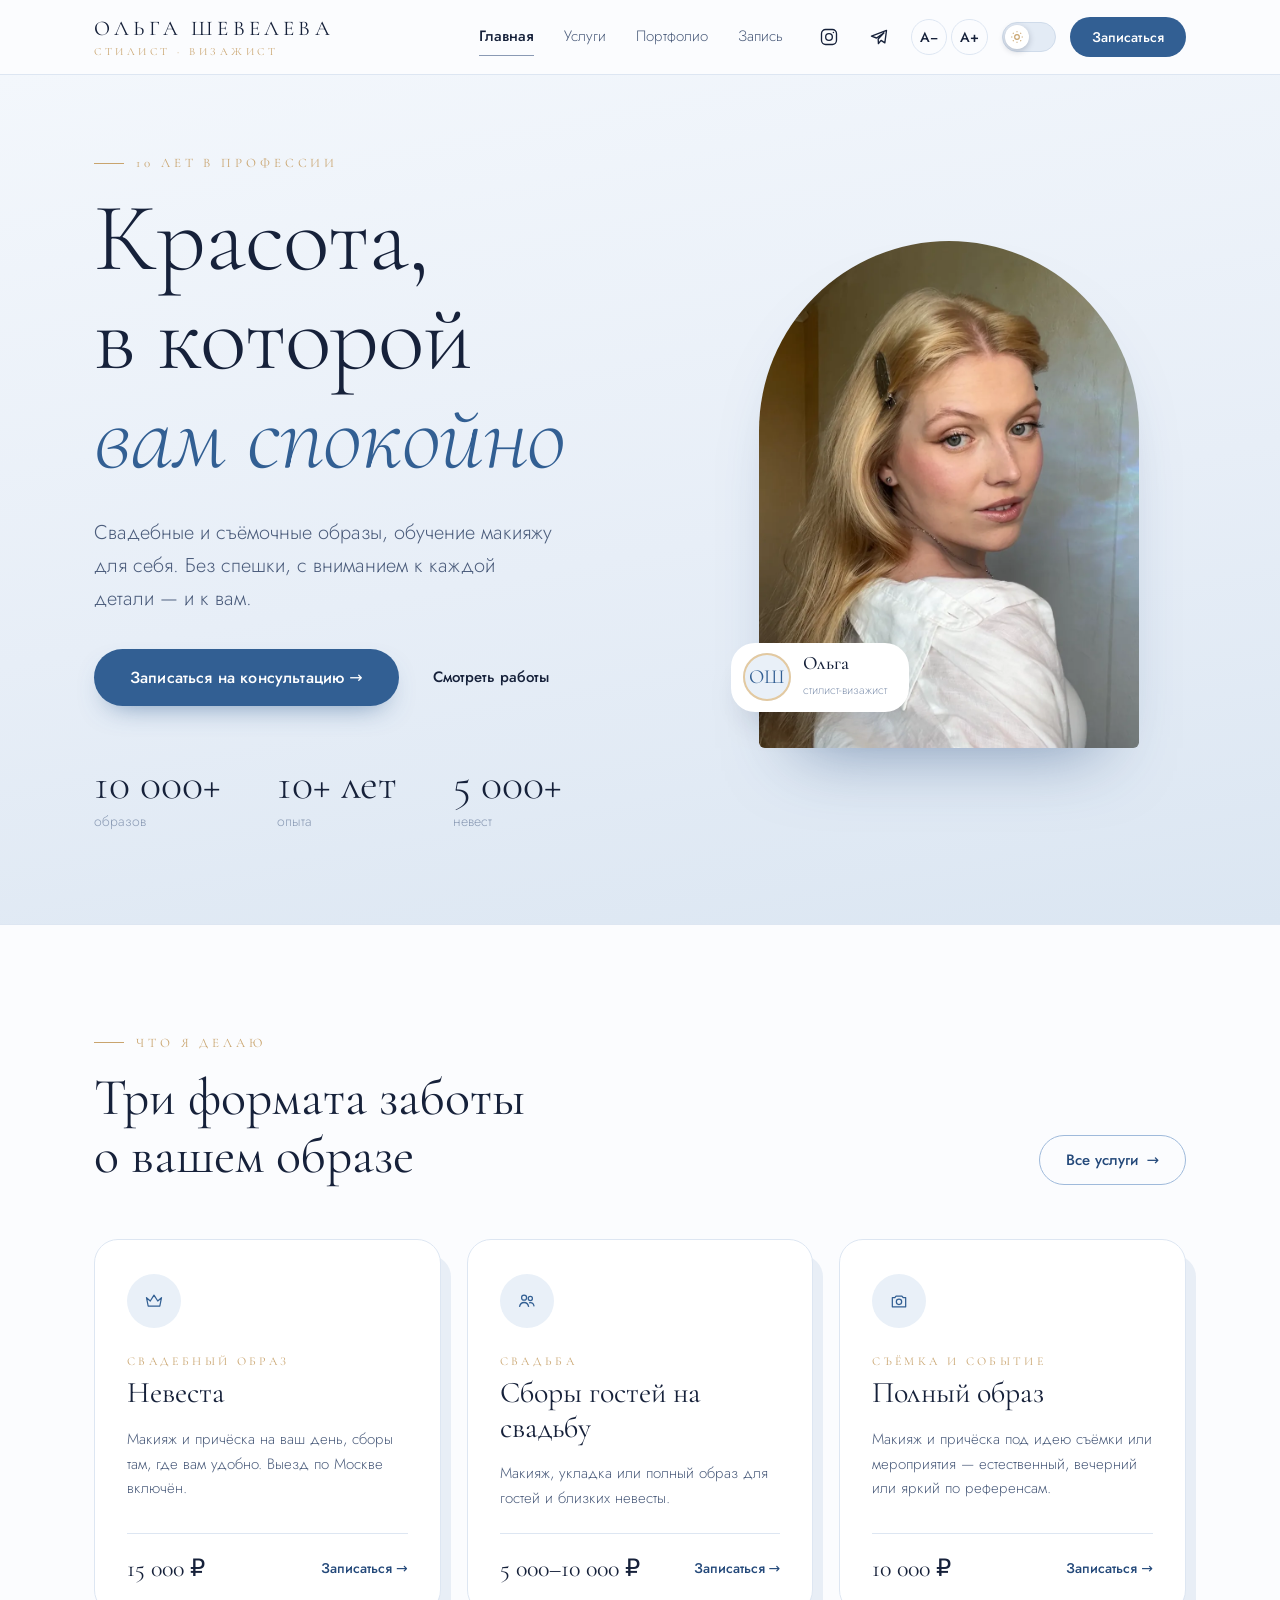
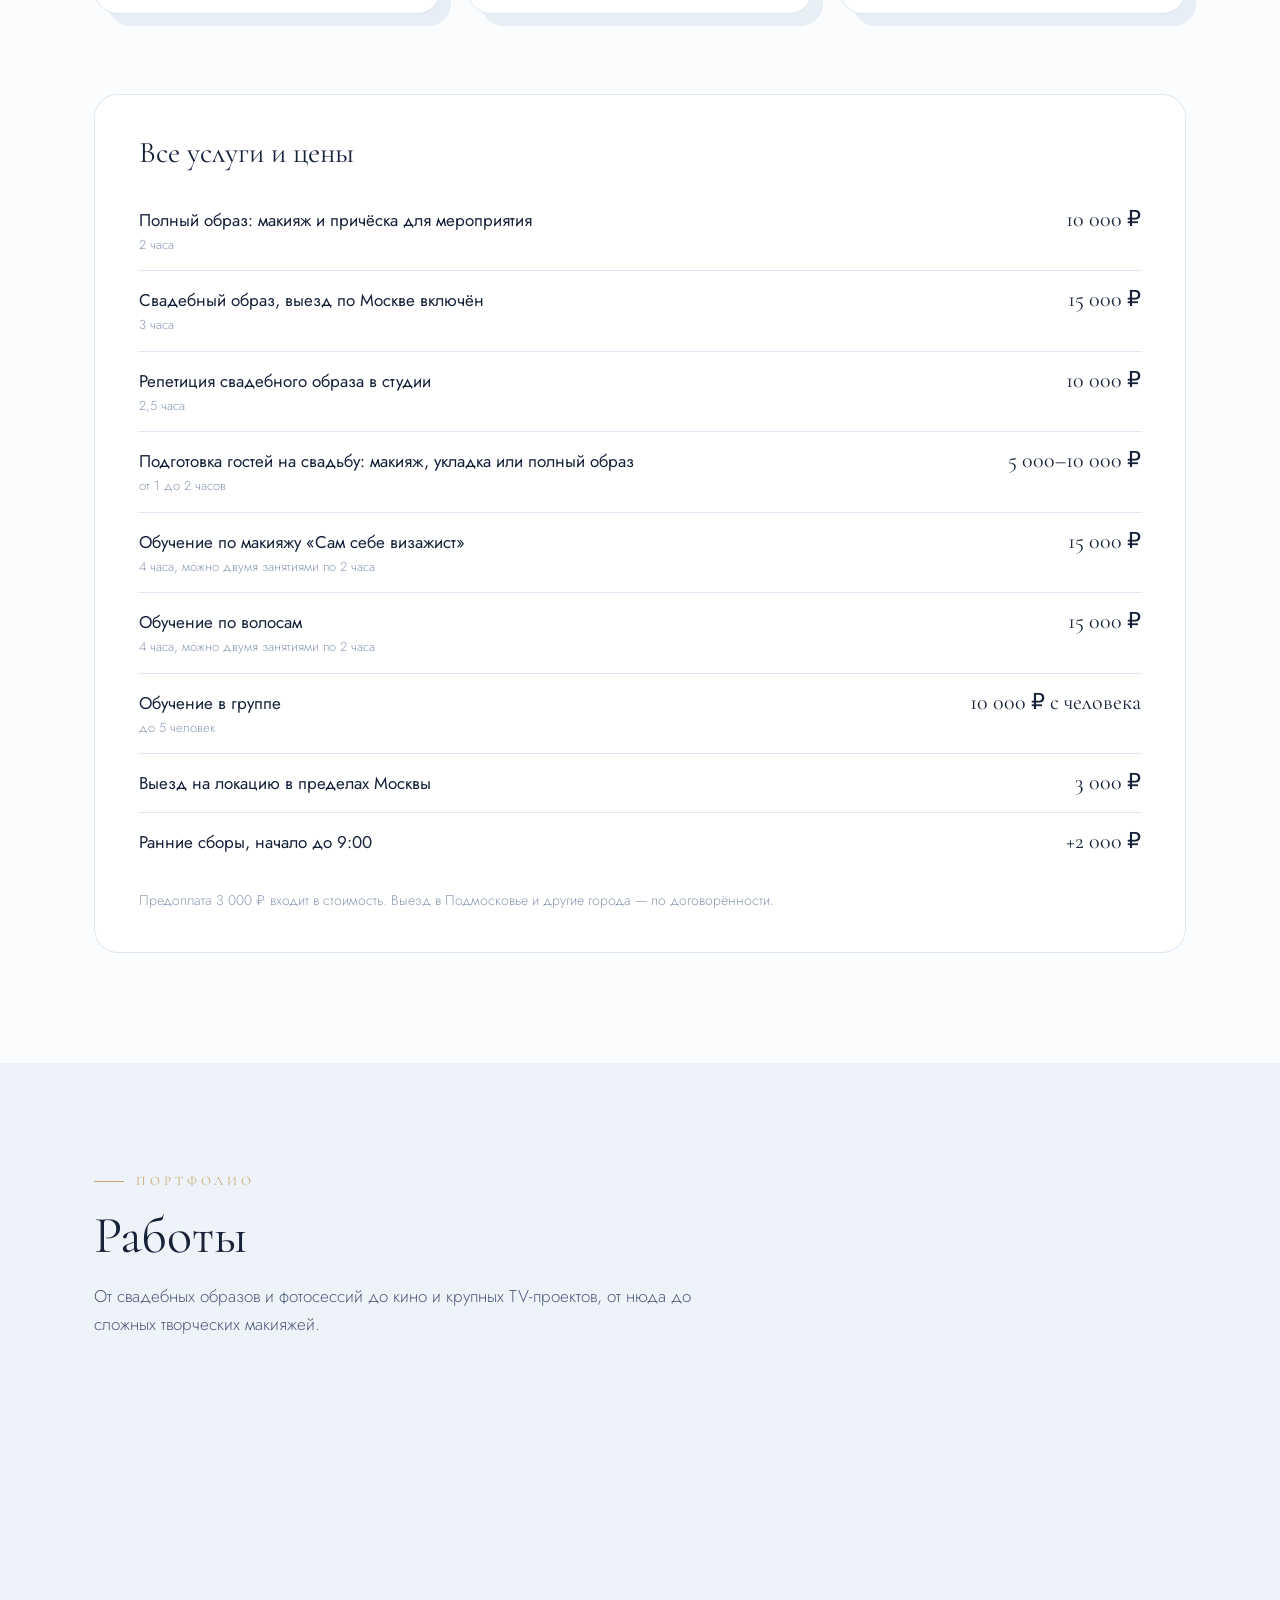
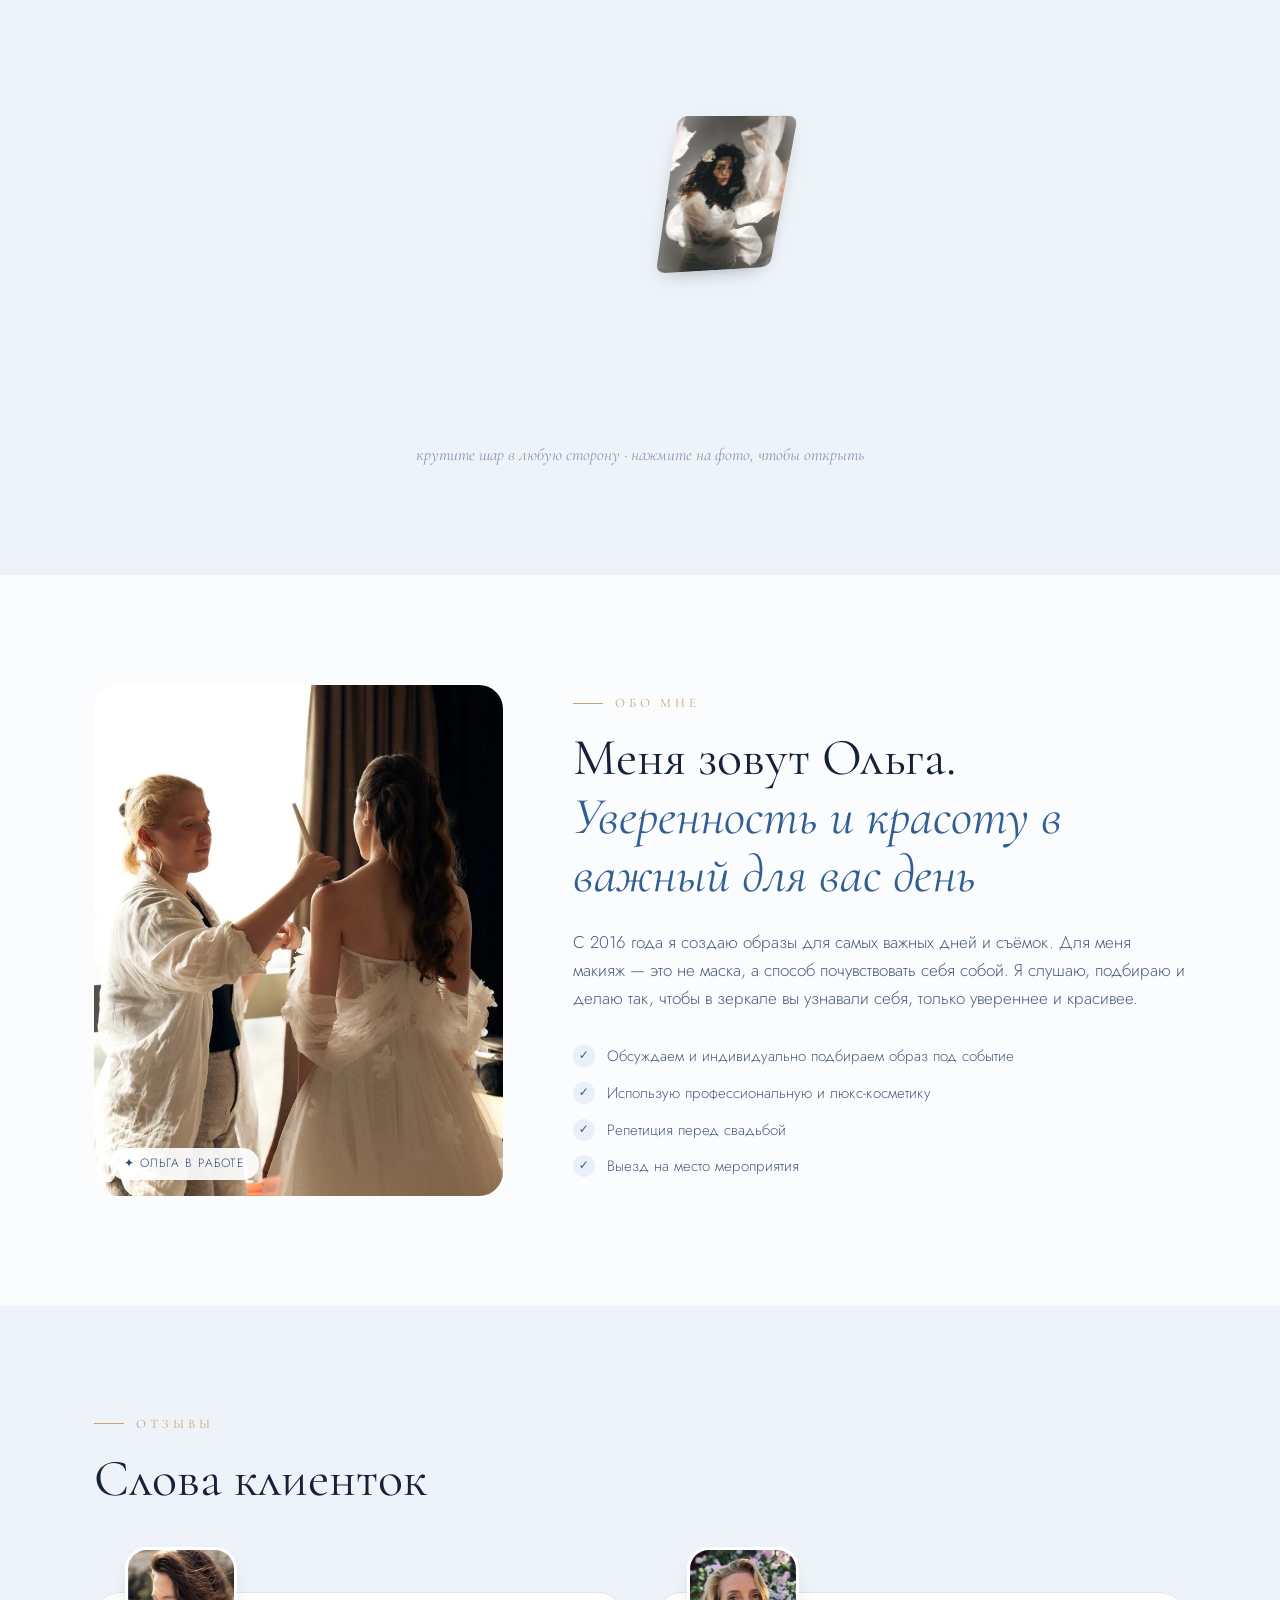
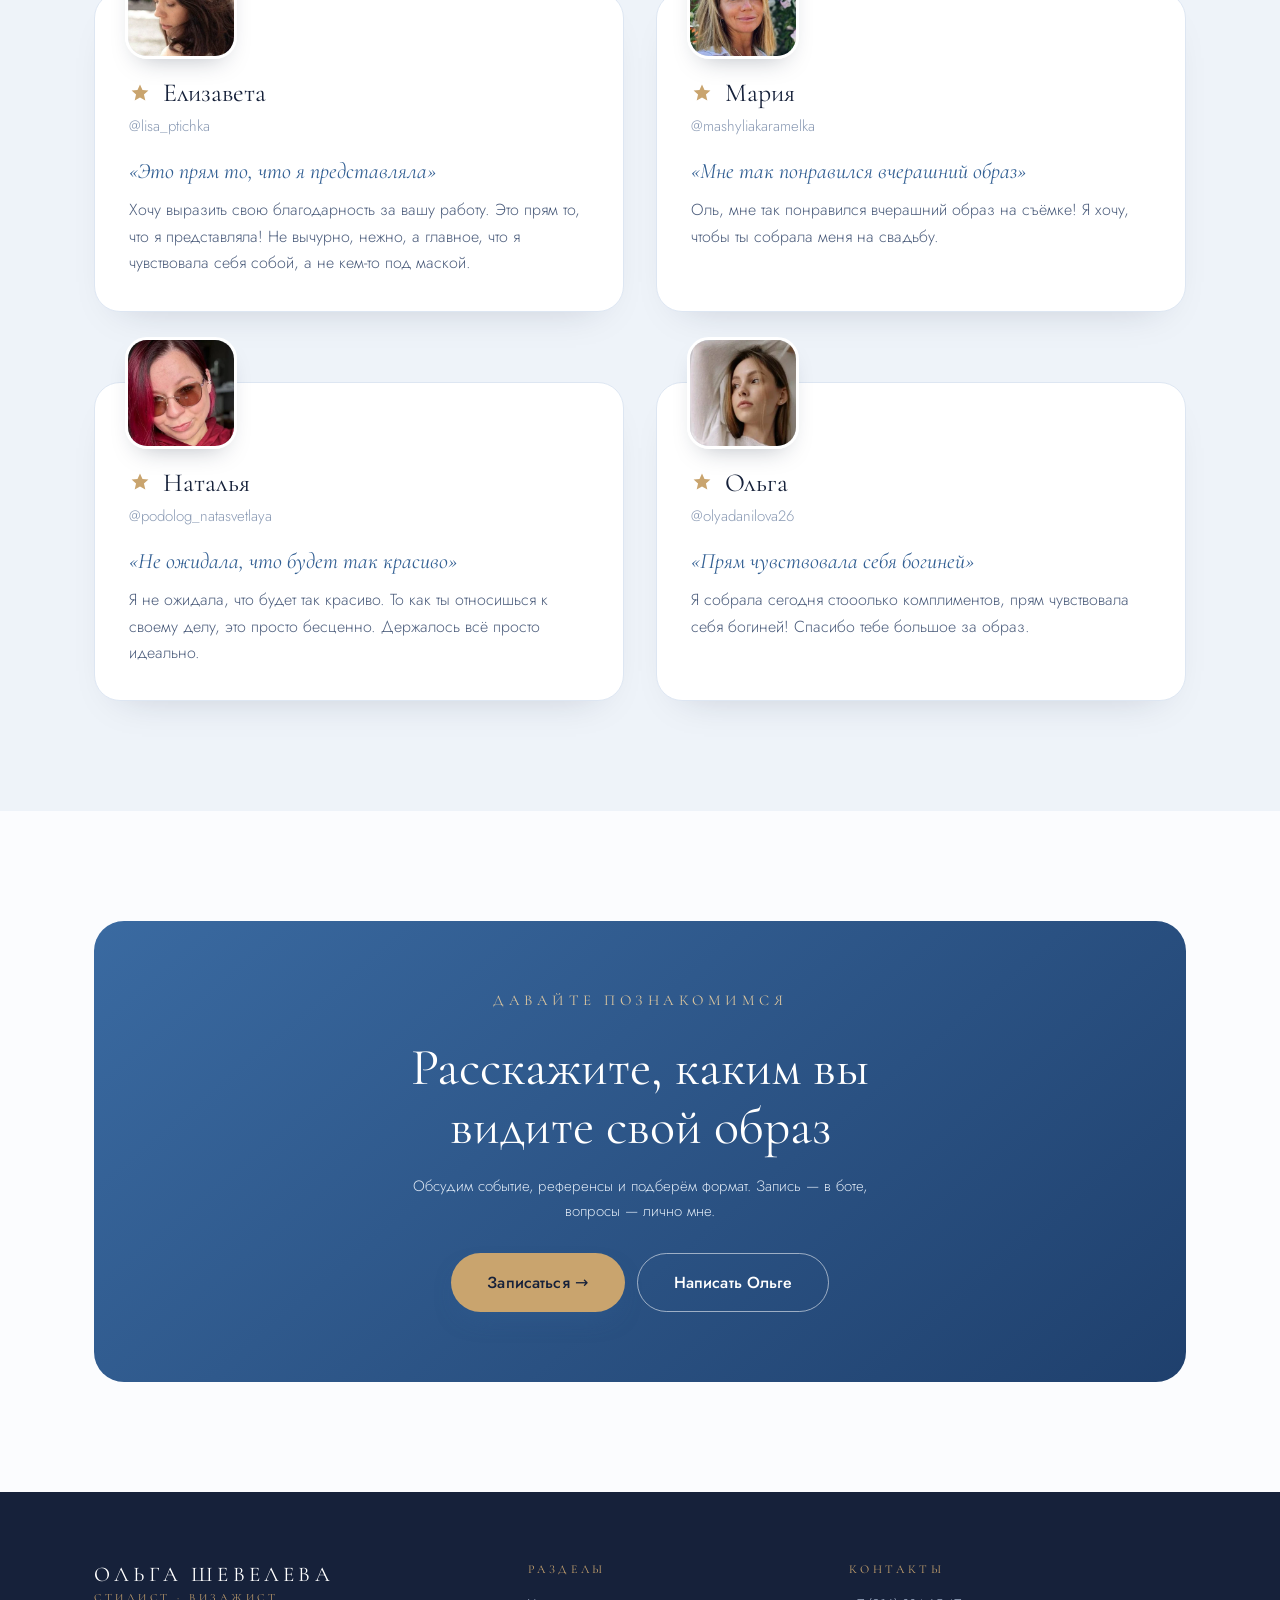
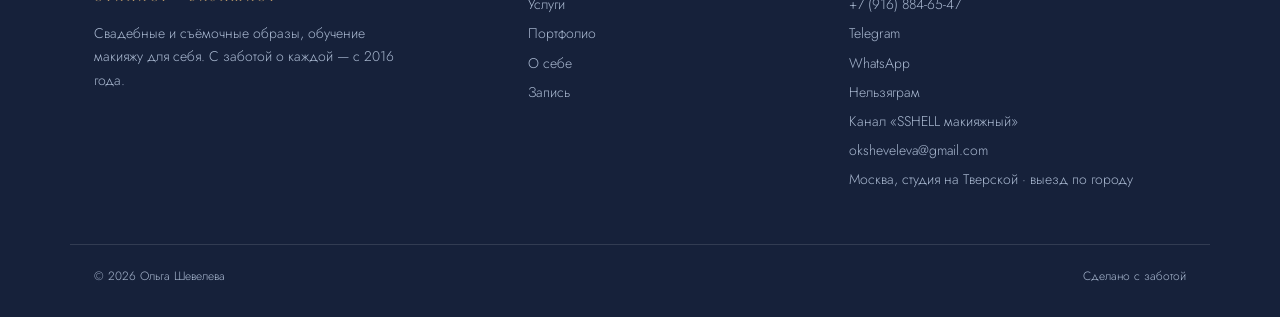
<file: index.html>
<!DOCTYPE html>
<html lang="ru">
<head>
<script>try{var t=localStorage.getItem("os-theme");if(t==="dark")document.documentElement.classList.add("dark");var z=localStorage.getItem("os-zoom");if(z)document.documentElement.style.setProperty("--zoom",z);}catch(e){}</script>
<meta charset="UTF-8">
<meta name="viewport" content="width=device-width, initial-scale=1">
<title>Ольга Шевелева — стилист-визажист в Москве</title>
<meta name="description" content="Свадебные и съёмочные образы, обучение макияжу для себя. Ольга Шевелева, стилист-визажист, Москва, с 2016 года.">
<meta name="robots" content="noindex, nofollow">
<link rel="icon" href="assets/favicon.svg" type="image/svg+xml">
<link rel="stylesheet" href="assets/fonts/fonts.css">
<link rel="stylesheet" href="assets/style.css?v=9t">
</head>
<body>

<header class="hdr" id="top">
  <div class="wrap hdr-in">
    <a class="logo" href="#top">
      <span class="logo-name">Ольга Шевелева</span>
      <span class="logo-sub">стилист · визажист</span>
    </a>
    <nav class="nav" aria-label="Разделы">
      <a href="#top" class="on">Главная</a>
      <a href="#services">Услуги</a>
      <a href="#works">Портфолио</a>
      <a href="#contact">Запись</a>
    </nav>
    <div class="hdr-act">
      <a class="ico" href="https://www.instagram.com/olga_sshell" target="_blank" rel="noopener" aria-label="Нельзяграм">
        <svg viewBox="0 0 24 24" width="20" height="20" fill="none" stroke="currentColor" stroke-width="1.6"><rect x="3" y="3" width="18" height="18" rx="5"/><circle cx="12" cy="12" r="4"/><circle cx="17.3" cy="6.7" r=".9" fill="currentColor" stroke="none"/></svg>
      </a>
      <a class="ico" href="https://t.me/olga_sshell" target="_blank" rel="noopener" aria-label="Telegram">
        <svg viewBox="0 0 24 24" width="20" height="20" fill="none" stroke="currentColor" stroke-width="1.6" stroke-linejoin="round"><path d="M21 4 3 11l6 2.2L18 7l-7 7.3.3 5.7 3.2-4 4.5 3z"/></svg>
      </a>
      <div class="sz"><button class="tbtn" id="szDown" aria-label="Мельче текст">A−</button><button class="tbtn" id="szUp" aria-label="Крупнее текст">A+</button></div>
      <button class="tgl" id="theme" role="switch" aria-checked="false" aria-label="Тёмная тема" title="Тёмная тема">
        <span class="tgl-knob"><svg class="i-sun" viewBox="0 0 24 24" width="14" height="14" fill="none" stroke="currentColor" stroke-width="2"><circle cx="12" cy="12" r="4"/><path d="M12 2v2M12 20v2M2 12h2M20 12h2M4.9 4.9l1.4 1.4M17.7 17.7l1.4 1.4M4.9 19.1l1.4-1.4M17.7 6.3l1.4-1.4"/></svg><svg class="i-moon" viewBox="0 0 24 24" width="14" height="14" fill="none" stroke="currentColor" stroke-width="2"><path d="M20 14.5A8 8 0 1 1 9.5 4a6.5 6.5 0 0 0 10.5 10.5z"/></svg></span>
      </button>
      <a class="btn btn-sm fill" href="https://t.me/olgasshell_bot?start=olga" target="_blank" rel="noopener"><span class="fill-layer"></span><span class="lbl">Записаться</span></a>
    </div>
  </div>
</header>

<main>

<section class="hero">
  <div class="wrap hero-in">
    <div class="hero-txt">
      <p class="eyebrow"><i></i>10 лет в профессии</p>
      <h1 class="h1 split" aria-label="Красота, в которой вам спокойно">
        <span class="ln">Красота,</span>
        <span class="ln">в которой</span>
        <span class="ln it" data-words="спокойно|уверенно|комфортно">вам спокойно</span>
      </h1>
      <p class="lead">Свадебные и съёмочные образы, обучение макияжу для&nbsp;себя. Без спешки, с&nbsp;вниманием к&nbsp;каждой детали&nbsp;—&nbsp;и&nbsp;к&nbsp;вам.</p>
      <div class="hero-btns">
        <a class="btn fill" href="https://t.me/olgasshell_bot?start=olga" target="_blank" rel="noopener"><span class="fill-layer"></span><span class="lbl">Записаться на консультацию <b class="arr">→</b></span></a>
        <a class="btn-link" href="#works">Смотреть работы</a>
      </div>
      <div class="stats">
        <div class="stat"><b class="cnt" data-v="10000" data-s="+">10 000+</b><span>образов</span></div>
        <div class="stat"><b class="cnt" data-v="10" data-s="+ лет">10+ лет</b><span>опыта</span></div>
        <div class="stat"><b class="cnt" data-v="5000" data-s="+">5 000+</b><span>невест</span></div>
      </div>
    </div>
    <div class="hero-pic">
      <div class="arch"><img src="assets/img/olga.webp" width="900" height="1588" alt="Ольга Шевелева, стилист-визажист" fetchpriority="high"></div>
      <div class="badge"><span class="mono">ОШ</span><span><b>Ольга</b><small>стилист-визажист</small></span></div>
    </div>
  </div>
</section>

<section class="sec" id="services">
  <div class="wrap">
    <div class="sec-head">
      <div>
        <p class="eyebrow"><i></i>Что я делаю</p>
        <h2 class="h2">Три формата заботы<br>о вашем образе</h2>
      </div>
      <a class="btn-out" href="#prices">Все услуги <b class="arr">→</b></a>
    </div>
    <div class="cards">
      <article class="card pop">
        <div class="c-ico"><svg viewBox="0 0 24 24" width="20" height="20" fill="none" stroke="currentColor" stroke-width="1.5" stroke-linejoin="round"><path d="M3 8l4.5 4L12 5l4.5 7L21 8l-2 10H5z"/></svg></div>
        <p class="c-kind">Свадебный образ</p>
        <h3>Невеста</h3>
        <p class="c-desc">Макияж и причёска на ваш день, сборы там, где вам удобно. Выезд по Москве включён.</p>
        <div class="c-foot"><span class="price">15 000 ₽</span><a href="https://t.me/olgasshell_bot?start=olga" target="_blank" rel="noopener">Записаться <b class="arr">→</b></a></div>
      </article>
      <article class="card pop">
        <div class="c-ico"><svg viewBox="0 0 24 24" width="20" height="20" fill="none" stroke="currentColor" stroke-width="1.5" stroke-linejoin="round"><circle cx="8.5" cy="8" r="3"/><circle cx="16" cy="9" r="2.5"/><path d="M3 19c.6-3.4 2.8-5.2 5.5-5.2s4.9 1.8 5.5 5.2M14.5 14.2c.5-.2 1-.3 1.5-.3 2.3 0 4 1.5 4.5 4.6"/></svg></div>
        <p class="c-kind">Свадьба</p>
        <h3>Сборы гостей на свадьбу</h3>
        <p class="c-desc">Макияж, укладка или полный образ для гостей и близких невесты.</p>
        <div class="c-foot"><span class="price">5 000–10 000 ₽</span><a href="https://t.me/olgasshell_bot?start=olga" target="_blank" rel="noopener">Записаться <b class="arr">→</b></a></div>
      </article>
      <article class="card pop">
        <div class="c-ico"><svg viewBox="0 0 24 24" width="20" height="20" fill="none" stroke="currentColor" stroke-width="1.5" stroke-linejoin="round"><path d="M4 8h3l1.5-2h7L17 8h3v11H4z"/><circle cx="12" cy="13" r="3.2"/></svg></div>
        <p class="c-kind">Съёмка и событие</p>
        <h3>Полный образ</h3>
        <p class="c-desc">Макияж и причёска под идею съёмки или мероприятия — естественный, вечерний или яркий по референсам.</p>
        <div class="c-foot"><span class="price">10 000 ₽</span><a href="https://t.me/olgasshell_bot?start=olga" target="_blank" rel="noopener">Записаться <b class="arr">→</b></a></div>
      </article>
    </div>

    <div class="prices" id="prices">
      <h3 class="h3">Все услуги и цены</h3>
      <ul class="plist">
        <li><span>Полный образ: макияж и причёска для мероприятия<small>2 часа</small></span><b>10 000 ₽</b></li>
        <li><span>Свадебный образ, выезд по Москве включён<small>3 часа</small></span><b>15 000 ₽</b></li>
        <li><span>Репетиция свадебного образа в студии<small>2,5 часа</small></span><b>10 000 ₽</b></li>
        <li><span>Подготовка гостей на свадьбу: макияж, укладка или полный образ<small>от 1 до 2 часов</small></span><b>5 000–10 000 ₽</b></li>
        <li><span>Обучение по макияжу «Сам себе визажист»<small>4 часа, можно двумя занятиями по 2 часа</small></span><b>15 000 ₽</b></li>
        <li><span>Обучение по волосам<small>4 часа, можно двумя занятиями по 2 часа</small></span><b>15 000 ₽</b></li>
        <li><span>Обучение в группе<small>до 5 человек</small></span><b>10 000 ₽ с человека</b></li>
        <li><span>Выезд на локацию в пределах Москвы</span><b>3 000 ₽</b></li>
        <li><span>Ранние сборы, начало до 9:00</span><b>+2 000 ₽</b></li>
      </ul>
      <p class="pnote">Предоплата 3 000 ₽ входит в стоимость. Выезд в Подмосковье и другие города — по договорённости.</p>
    </div>
  </div>
</section>

<section class="sec sec-alt" id="works">
  <div class="wrap">
    <p class="eyebrow"><i></i>Портфолио</p>
    <h2 class="h2">Работы</h2>
    <p class="sub">От свадебных образов и фотосессий до кино и крупных TV-проектов, от нюда до сложных творческих макияжей.</p>
  </div>
  <div class="ball-wrap" id="ball" tabindex="0" aria-label="Работы Ольги на шаре: крутите мышью, пальцем или стрелками, нажмите на фото, чтобы открыть крупно">
    <div class="ball">
      <figure><img src="assets/img/23.webp" alt="Невеста в белом корсете с жемчугом" draggable="false" decoding="async"></figure>
      <figure><img src="assets/img/24.webp" alt="Образ в белом жакете, с кистью в руке" draggable="false" decoding="async"></figure>
      <figure><img src="assets/img/25.webp" alt="Сборы невесты: Ольга зашнуровывает корсет, чёрно-белый кадр" draggable="false" decoding="async"></figure>
      <figure><img src="assets/img/05.webp" alt="Свадебный образ с причёской и жемчужными серьгами" draggable="false" decoding="async"></figure>
      <figure><img src="assets/img/02.webp" alt="Нежный образ на розовом фоне" draggable="false" decoding="async"></figure>
      <figure><img src="assets/img/19.webp" alt="Невеста и жених, чёрно-белый кадр" draggable="false" decoding="async"></figure>
      <figure><img src="assets/img/12.webp" alt="Естественный образ в бежевом платье" draggable="false" decoding="async"></figure>
      <figure><img src="assets/img/04.webp" alt="Летний образ в белом с жёлтыми цветами" draggable="false" decoding="async"></figure>
      <figure><img src="assets/img/20.webp" alt="Образ невесты перед зеркалом со свечами" draggable="false" decoding="async"></figure>
      <figure><img src="assets/img/15.webp" alt="Кутюрный образ в синем атласе" draggable="false" decoding="async"></figure>
      <figure><img src="assets/img/09.webp" alt="Творческий макияж глаз с вуалью" draggable="false" decoding="async"></figure>
      <figure><img src="assets/img/16.webp" alt="Образ с перьями и цветами в волосах" draggable="false" decoding="async"></figure>
      <figure><img src="assets/img/18.webp" alt="Вечерний образ в тёмно-синем платье" draggable="false" decoding="async"></figure>
      <figure><img src="assets/img/11.webp" alt="Образ в бордовом кожаном пальто" draggable="false" decoding="async"></figure>
      <figure><img src="assets/img/14.webp" alt="Образ в красном для фотосессии" draggable="false" decoding="async"></figure>
      <figure><img src="assets/img/21.webp" alt="Винтажный образ в стиле ар-деко" draggable="false" decoding="async"></figure>
      <figure><img src="assets/img/03.webp" alt="Авангардный образ в синем костюме" draggable="false" decoding="async"></figure>
      <figure><img src="assets/img/06.webp" alt="Драматичный чёрно-белый образ" draggable="false" decoding="async"></figure>
      <figure><img src="assets/img/22.webp" alt="Чёрно-белый кадр на лестнице" draggable="false" decoding="async"></figure>
    </div>
  </div>
  <p class="ball-hint">крутите шар в любую сторону · нажмите на фото, чтобы открыть</p>
</section>

<section class="sec" id="about">
  <div class="wrap about">
    <div class="about-pic">
      <img src="assets/img/10.webp" loading="lazy" alt="Ольга Шевелева за работой">
      <span class="tag">✦ Ольга в работе</span>
    </div>
    <div class="about-txt">
      <p class="eyebrow"><i></i>Обо мне</p>
      <h2 class="h2">Меня зовут Ольга.<br><em>Уверенность и красоту в важный для вас день</em></h2>
      <p>С 2016 года я создаю образы для самых важных дней и съёмок. Для меня макияж — это не маска, а способ почувствовать себя собой. Я слушаю, подбираю и делаю так, чтобы в зеркале вы узнавали себя, только увереннее и красивее.</p>
      <ul class="checks">
        <li>Обсуждаем и индивидуально подбираем образ под событие</li>
        <li>Использую профессиональную и люкс-косметику</li>
        <li>Репетиция перед свадьбой</li>
        <li>Выезд на место мероприятия</li>
      </ul>
    </div>
  </div>
</section>

<section class="sec sec-alt" id="reviews">
  <div class="wrap">
    <p class="eyebrow"><i></i>Отзывы</p>
    <h2 class="h2">Слова клиенток</h2>
    <div class="rvs" id="quotes">
      <article class="rv">
        <div class="rv-ph"><img src="assets/img/rv-lisa_ptichka.webp" width="112" height="112" loading="lazy" alt="Елизавета"></div>
        <p class="rv-name"><svg class="rv-star" viewBox="0 0 24 24" width="22" height="22" aria-hidden="true"><path d="M12 2.8l2.7 6 6.5.6-4.9 4.3 1.5 6.4L12 16.8l-5.8 3.3 1.5-6.4-4.9-4.3 6.5-.6z" fill="currentColor"/></svg><span>Елизавета</span></p>
        <p class="rv-nick">@lisa_ptichka</p>
        <h3 class="rv-head">«Это прям то, что я представляла»</h3>
        <p class="rv-txt">Хочу выразить свою благодарность за вашу работу. Это прям то, что я представляла! Не вычурно, нежно, а главное, что я чувствовала себя собой, а не кем-то под маской.</p>
      </article>
      <article class="rv">
        <div class="rv-ph"><img src="assets/img/rv-mashyliakaramelka.webp" width="112" height="112" loading="lazy" alt="Мария"></div>
        <p class="rv-name"><svg class="rv-star" viewBox="0 0 24 24" width="22" height="22" aria-hidden="true"><path d="M12 2.8l2.7 6 6.5.6-4.9 4.3 1.5 6.4L12 16.8l-5.8 3.3 1.5-6.4-4.9-4.3 6.5-.6z" fill="currentColor"/></svg><span>Мария</span></p>
        <p class="rv-nick">@mashyliakaramelka</p>
        <h3 class="rv-head">«Мне так понравился вчерашний образ»</h3>
        <p class="rv-txt">Оль, мне так понравился вчерашний образ на съёмке! Я хочу, чтобы ты собрала меня на свадьбу.</p>
      </article>
      <article class="rv">
        <div class="rv-ph"><img src="assets/img/rv-podolog_natasvetlaya.webp" width="112" height="112" loading="lazy" alt="Наталья"></div>
        <p class="rv-name"><svg class="rv-star" viewBox="0 0 24 24" width="22" height="22" aria-hidden="true"><path d="M12 2.8l2.7 6 6.5.6-4.9 4.3 1.5 6.4L12 16.8l-5.8 3.3 1.5-6.4-4.9-4.3 6.5-.6z" fill="currentColor"/></svg><span>Наталья</span></p>
        <p class="rv-nick">@podolog_natasvetlaya</p>
        <h3 class="rv-head">«Не ожидала, что будет так красиво»</h3>
        <p class="rv-txt">Я не ожидала, что будет так красиво. То как ты относишься к своему делу, это просто бесценно. Держалось всё просто идеально.</p>
      </article>
      <article class="rv">
        <div class="rv-ph"><img src="assets/img/rv-olyadanilova26.webp" width="112" height="112" loading="lazy" alt="Ольга"></div>
        <p class="rv-name"><svg class="rv-star" viewBox="0 0 24 24" width="22" height="22" aria-hidden="true"><path d="M12 2.8l2.7 6 6.5.6-4.9 4.3 1.5 6.4L12 16.8l-5.8 3.3 1.5-6.4-4.9-4.3 6.5-.6z" fill="currentColor"/></svg><span>Ольга</span></p>
        <p class="rv-nick">@olyadanilova26</p>
        <h3 class="rv-head">«Прям чувствовала себя богиней»</h3>
        <p class="rv-txt">Я собрала сегодня стооолько комплиментов, прям чувствовала себя богиней! Спасибо тебе большое за образ.</p>
      </article>
    </div>
  </div>
</section>

<section class="sec" id="contact">
  <div class="wrap">
    <div class="cta">
      <p class="eyebrow light">Давайте познакомимся</p>
      <h2 class="h2">Расскажите,<br class="m-br"> каким&nbsp;вы<br class="d-br"> видите свой&nbsp;образ</h2>
      <p>Обсудим событие, референсы и подберём формат. Запись — в боте, вопросы&nbsp;—&nbsp;лично&nbsp;мне.</p>
      <div class="cta-btns">
        <a class="btn gold fill" href="https://t.me/olgasshell_bot?start=olga" target="_blank" rel="noopener"><span class="fill-layer"></span><span class="lbl">Записаться <b class="arr">→</b></span></a>
        <a class="btn ghost fill" href="https://t.me/olga_sshell" target="_blank" rel="noopener"><span class="fill-layer"></span><span class="lbl">Написать Ольге</span></a>
      </div>
    </div>
  </div>
</section>

</main>

<footer class="ftr">
  <div class="wrap ftr-in">
    <div>
      <p class="logo-name">Ольга Шевелева</p>
      <p class="logo-sub">стилист · визажист</p>
      <p class="ftr-about">Свадебные и съёмочные образы, обучение макияжу для себя. С заботой о каждой — с 2016 года.</p>
    </div>
    <nav>
      <h4>Разделы</h4>
      <a href="#services">Услуги</a>
      <a href="#works">Портфолио</a>
      <a href="#about">О себе</a>
      <a href="#contact">Запись</a>
    </nav>
    <div>
      <h4>Контакты</h4>
      <a href="tel:+79168846547">+7 (916) 884-65-47</a>
      <a href="https://t.me/olga_sshell" target="_blank" rel="noopener">Telegram</a>
      <a href="https://wa.me/79168846547" target="_blank" rel="noopener">WhatsApp</a>
      <a href="https://www.instagram.com/olga_sshell" target="_blank" rel="noopener">Нельзяграм</a>
      <a href="https://t.me/olga_sshelll" target="_blank" rel="noopener">Канал «SSHELL макияжный»</a>
      <a href="mailto:oksheveleva@gmail.com">oksheveleva@gmail.com</a>
      <span>Москва, студия на Тверской · выезд по городу</span>
    </div>
  </div>
  <div class="wrap ftr-bot"><span>© 2026 Ольга Шевелева</span><span>Сделано с заботой</span></div>
</footer>

<div class="lb" id="lb" aria-hidden="true"><button class="lb-x" aria-label="Закрыть">×</button><img alt=""></div>

<script src="assets/main.js?v=9t"></script>
</body>
</html>
</file>
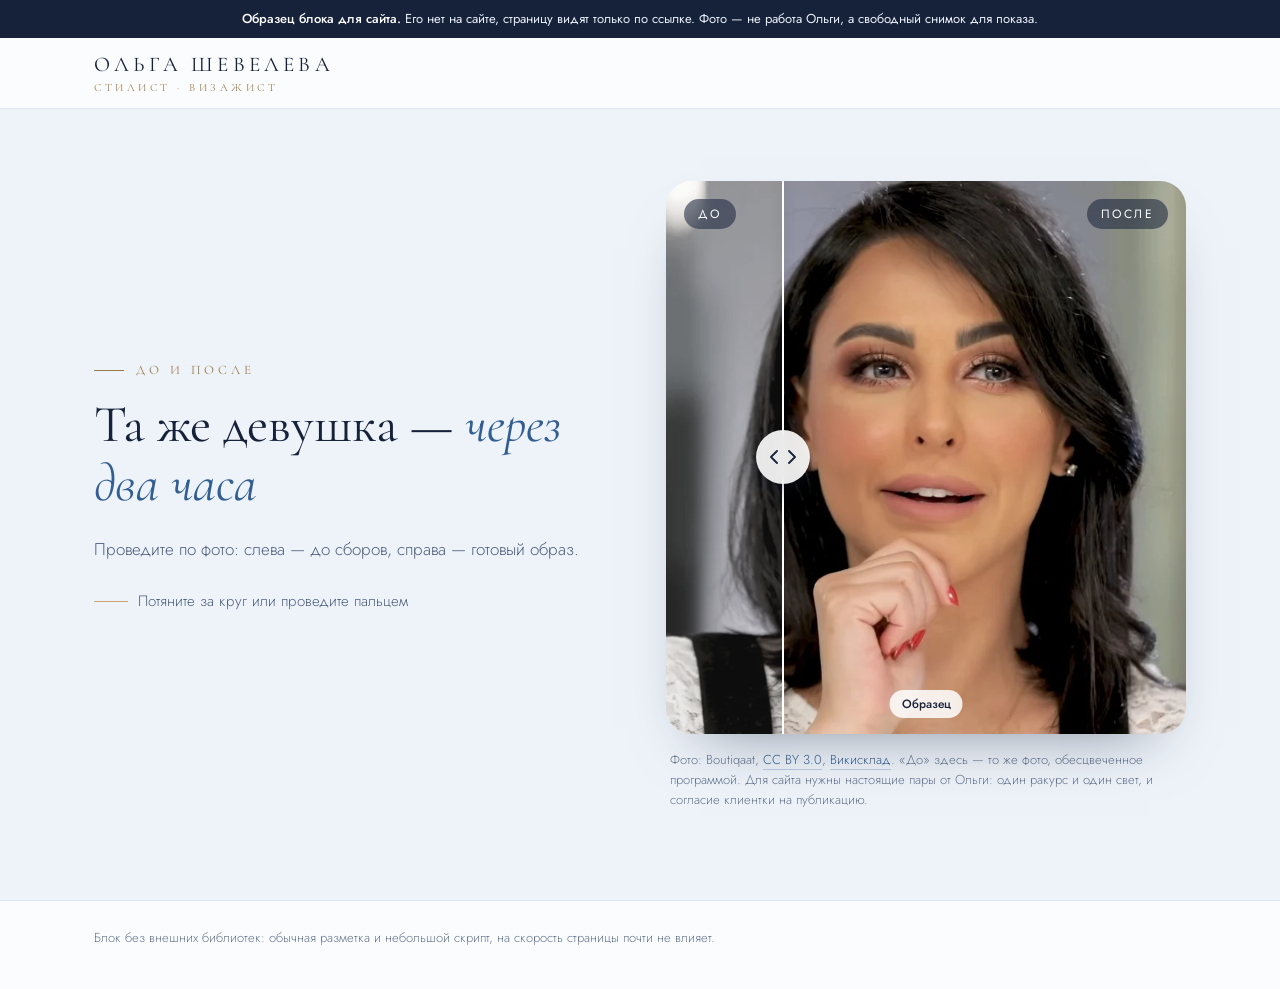
<file: obrazcy/do-posle.html>
<!doctype html>
<html lang="ru">
<head>
<meta charset="utf-8">
<meta name="viewport" content="width=device-width, initial-scale=1">
<meta name="robots" content="noindex, nofollow">
<title>Образец: слайдер «до и после» — Ольга Шевелева</title>
<link rel="icon" href="assets/favicon.svg" type="image/svg+xml">
<link rel="stylesheet" href="assets/fonts/fonts.css">
<link rel="stylesheet" href="assets/style.css">
<link rel="stylesheet" href="assets/obr.css">
<style>
.ba-grid{display:grid;grid-template-columns:minmax(0,1fr) minmax(0,520px);gap:64px;align-items:center}
.ba{position:relative;aspect-ratio:714/760;border-radius:26px;overflow:hidden;background:var(--bg2);box-shadow:0 30px 60px -36px rgba(22,33,58,.55);cursor:ew-resize;touch-action:pan-y;user-select:none;-webkit-user-select:none;--p:50%}
.ba img{position:absolute;inset:0;width:100%;height:100%;object-fit:cover;pointer-events:none;-webkit-user-drag:none}
.ba-before{filter:saturate(.3) contrast(.9) brightness(1.05);clip-path:inset(0 calc(100% - var(--p)) 0 0)}
.ba-line{position:absolute;top:0;bottom:0;left:var(--p);width:2px;margin-left:-1px;background:#fff;box-shadow:0 0 12px rgba(0,0,0,.25)}
.ba-knob{position:absolute;top:50%;left:var(--p);width:54px;height:54px;margin:-27px 0 0 -27px;border-radius:50%;background:rgba(255,255,255,.9);backdrop-filter:blur(6px);-webkit-backdrop-filter:blur(6px);box-shadow:0 8px 24px -8px rgba(22,33,58,.6);display:grid;place-items:center;color:var(--ink);transition:transform .2s}
.ba.drag .ba-knob{transform:scale(1.08)}
.ba:focus-visible{outline:3px solid var(--blue);outline-offset:4px}
.ba-tag{position:absolute;top:18px;padding:6px 14px;border-radius:20px;background:rgba(22,33,58,.55);color:#fff;font:400 12px var(--sans);letter-spacing:.2em;text-transform:uppercase;backdrop-filter:blur(6px);-webkit-backdrop-filter:blur(6px);transition:opacity .3s}
.ba-tag.l{left:18px}.ba-tag.r{right:18px}
.ba-sample{position:absolute;left:50%;bottom:16px;transform:translateX(-50%);padding:5px 12px;border-radius:14px;background:rgba(255,255,255,.85);color:var(--ink);font:500 12px var(--sans);white-space:nowrap}
.ba-cap{font-size:13px;line-height:1.55;color:var(--mute);margin:16px 4px 0}
.ba-cap a{color:var(--blue);border-bottom:1px solid #b9cbe2}
.ba-hint{display:inline-flex;align-items:center;gap:10px;margin-top:26px;font-size:15px;color:var(--text)}
.ba-hint i{width:34px;height:1px;background:var(--sand)}
@media (max-width:900px){.ba-grid{grid-template-columns:1fr;gap:30px}}
@media (max-width:520px){.ba{border-radius:20px}.ba-knob{width:46px;height:46px;margin:-23px 0 0 -23px}}
</style>
</head>
<body>
<div class="obr-note"><b>Образец блока для сайта.</b> Его нет на сайте, страницу видят только по ссылке. Фото — не работа Ольги, а свободный снимок для показа.</div>
<header class="obr-hdr"><div class="wrap"><div class="logo"><p class="logo-name">Ольга Шевелева</p><p class="logo-sub">стилист · визажист</p></div></div></header>

<section class="sec sec-alt obr-sec" id="works">
  <div class="wrap ba-grid">
    <div>
      <p class="eyebrow"><i></i>До и после</p>
      <h2 class="h2">Та же девушка — <em>через два часа</em></h2>
      <p class="obr-lead">Проведите по фото: слева — до сборов, справа — готовый образ.</p>
      <p class="ba-hint"><i></i>Потяните за круг или проведите пальцем</p>
    </div>
    <div>
      <div class="ba" id="ba" role="slider" tabindex="0" aria-label="Сравнение до и после" aria-valuemin="0" aria-valuemax="100" aria-valuenow="50">
        <img src="img/obrazec.webp" alt="После: готовый образ" width="714" height="760">
        <img class="ba-before" src="img/obrazec.webp" alt="До" width="714" height="760">
        <span class="ba-line"></span>
        <span class="ba-knob" aria-hidden="true"><svg width="26" height="14" viewBox="0 0 26 14"><path d="M7 1 1 7l6 6M19 1l6 6-6 6" fill="none" stroke="currentColor" stroke-width="1.8" stroke-linecap="round" stroke-linejoin="round"/></svg></span>
        <span class="ba-tag l">До</span><span class="ba-tag r">После</span>
        <span class="ba-sample">Образец</span>
      </div>
      <p class="ba-cap">Фото: Boutiqaat, <a href="https://creativecommons.org/licenses/by/3.0/deed.ru">CC BY 3.0</a>, <a href="https://commons.wikimedia.org/wiki/File:Makeup_Tutorial_by_Asma_Brek_on_Mais_Hamdan_(01).jpg">Викисклад</a>. «До» здесь — то же фото, обесцвеченное программой. Для сайта нужны настоящие пары от Ольги: один ракурс и один свет, и согласие клиентки на публикацию.</p>
    </div>
  </div>
</section>

<footer class="obr-foot"><div class="wrap">Блок без внешних библиотек: обычная разметка и небольшой скрипт, на скорость страницы почти не влияет.</div></footer>

<script>
(function(){
  var ba = document.getElementById('ba'), p = 50, touched = false;
  var reduce = window.matchMedia('(prefers-reduced-motion: reduce)').matches;
  function set(v){ p = Math.max(0, Math.min(100, v)); ba.style.setProperty('--p', p + '%'); ba.setAttribute('aria-valuenow', Math.round(p));
    ba.querySelector('.l').style.opacity = p < 12 ? 0 : 1; ba.querySelector('.r').style.opacity = p > 88 ? 0 : 1; }
  function at(e){ var r = ba.getBoundingClientRect(); return (e.clientX - r.left) / r.width * 100; }
  var dragging = false, sx = 0, sy = 0, decided = false;
  function cap(e){ try { ba.setPointerCapture(e.pointerId); } catch (_) {} }
  ba.addEventListener('pointerdown', function(e){ touched = true; dragging = true; decided = e.pointerType !== 'touch'; sx = e.clientX; sy = e.clientY;
    if (decided) { cap(e); ba.classList.add('drag'); set(at(e)); } });
  ba.addEventListener('pointermove', function(e){ if (!dragging) return;
    if (!decided) { var dx = Math.abs(e.clientX - sx), dy = Math.abs(e.clientY - sy); if (dx < 6 && dy < 6) return;
      if (dy > dx) { dragging = false; return; } decided = true; cap(e); ba.classList.add('drag'); }
    set(at(e)); });
  function up(e){ if (dragging && !decided && e.type === 'pointerup') set(at(e)); dragging = false; ba.classList.remove('drag'); }
  ba.addEventListener('pointerup', up); ba.addEventListener('pointercancel', up);
  ba.addEventListener('keydown', function(e){ if (e.key === 'ArrowLeft') { set(p - 5); e.preventDefault(); } if (e.key === 'ArrowRight') { set(p + 5); e.preventDefault(); } touched = true; });

  // Подсказка: один раз, когда блок показался, круг сам проходит туда и обратно
  function hint(){ if (reduce || touched) return;
    var keys = [[0,50],[700,22],[1500,78],[2200,50]], t0 = performance.now();
    (function f(t){ if (touched) return; var dt = t - t0, i = 1; while (i < keys.length - 1 && dt > keys[i][0]) i++;
      var a = keys[i-1], b = keys[i], k = Math.min(1, Math.max(0, (dt - a[0]) / (b[0] - a[0]))), e = k < .5 ? 2*k*k : 1 - Math.pow(-2*k + 2, 2) / 2;
      set(a[1] + (b[1] - a[1]) * e); if (dt < keys[keys.length-1][0]) requestAnimationFrame(f); })(t0); }
  if ('IntersectionObserver' in window) { var io = new IntersectionObserver(function(es){ if (es[0].isIntersecting) { io.disconnect(); setTimeout(hint, 400); } }, {threshold: .6}); io.observe(ba); }
  set(50);
})();
</script>
</body>
</html>
</file>
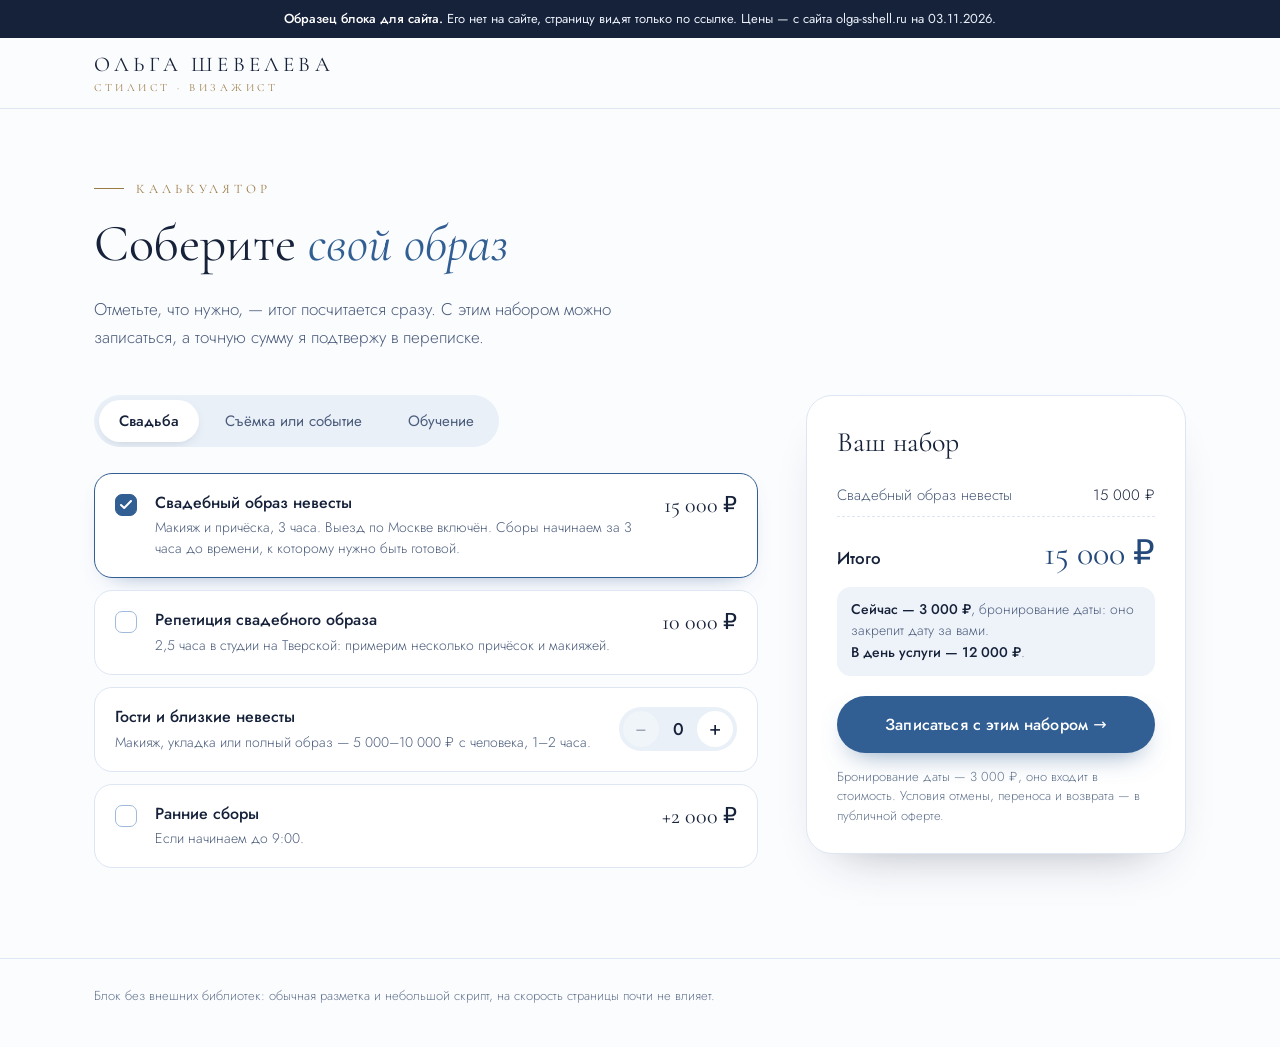
<file: obrazcy/kalkulyator.html>
<!doctype html>
<html lang="ru">
<head>
<meta charset="utf-8">
<meta name="viewport" content="width=device-width, initial-scale=1">
<meta name="robots" content="noindex, nofollow">
<title>Образец: калькулятор образа — Ольга Шевелева</title>
<link rel="icon" href="assets/favicon.svg" type="image/svg+xml">
<link rel="stylesheet" href="assets/fonts/fonts.css">
<link rel="stylesheet" href="assets/style.css">
<link rel="stylesheet" href="assets/obr.css">
<style>
.kc{display:grid;grid-template-columns:minmax(0,1fr) 380px;gap:48px;align-items:start;margin-top:44px}
.kc-tabs{display:flex;gap:6px;padding:5px;background:var(--chip);border-radius:40px;width:max-content;max-width:100%;overflow-x:auto}
.kc-tab{border:0;background:transparent;font:400 15px var(--sans);color:var(--text);padding:10px 20px;border-radius:30px;cursor:pointer;white-space:nowrap;transition:background .25s,color .25s}
.kc-tab[aria-selected="true"]{background:var(--card);color:var(--ink);font-weight:500;box-shadow:0 4px 14px -8px rgba(22,33,58,.35)}
.kc-pane{margin-top:26px;display:grid;gap:12px}
.kc-pane[hidden]{display:none}
.kc-opt{display:grid;grid-template-columns:26px minmax(0,1fr) auto;gap:14px;align-items:start;background:var(--card);border:1px solid var(--line);border-radius:18px;padding:18px 20px;cursor:pointer;transition:border-color .25s,box-shadow .25s}
.kc-opt:hover{border-color:#bcd0e8}
.kc-opt.on{border-color:var(--blue);box-shadow:0 10px 26px -18px rgba(50,95,147,.8)}
.kc-opt input{position:absolute;opacity:0;pointer-events:none}
.kc-box{width:22px;height:22px;margin-top:2px;border:1.5px solid #9fbadb;border-radius:7px;display:grid;place-items:center;transition:background .2s,border-color .2s}
.kc-opt[data-kind="radio"] .kc-box{border-radius:50%}
.kc-opt.on .kc-box{background:var(--blue);border-color:var(--blue)}
.kc-box svg{opacity:0;transform:scale(.6);transition:opacity .2s,transform .25s}
.kc-opt.on .kc-box svg{opacity:1;transform:none}
.kc-name{font-weight:500;color:var(--ink);font-size:16px;line-height:1.35}
.kc-desc{font-size:14px;line-height:1.5;color:var(--text);margin-top:4px}
.kc-price{font:400 22px/1.2 var(--serif);color:var(--ink);white-space:nowrap;text-align:right}
.kc-price small{display:block;font:300 12px var(--sans);color:var(--mute)}
.kc-count{display:grid;grid-template-columns:minmax(0,1fr) auto;gap:14px;align-items:center;background:var(--card);border:1px solid var(--line);border-radius:18px;padding:18px 20px}
.kc-step{display:flex;align-items:center;gap:4px;background:var(--chip);border-radius:30px;padding:4px}
.kc-step button{width:36px;height:36px;border:0;border-radius:50%;background:var(--card);color:var(--ink);font:400 20px/1 var(--sans);cursor:pointer}
.kc-step button:disabled{opacity:.35;cursor:default}
.kc-step output{min-width:30px;text-align:center;font-weight:500;color:var(--ink)}
.kc-sub{font:400 13px var(--serif);letter-spacing:.24em;text-transform:uppercase;color:var(--sand);margin:16px 0 0}
.kc-sum{position:sticky;top:24px;background:var(--card);border:1px solid var(--line);border-radius:26px;padding:30px 30px 28px;box-shadow:0 24px 50px -34px rgba(22,33,58,.45)}
.kc-sum h3{font:400 28px/1.2 var(--serif);color:var(--ink);margin:0 0 16px}
.kc-lines{list-style:none;margin:0;padding:0;font-size:15px}
.kc-lines li{display:flex;justify-content:space-between;gap:12px;padding:8px 0;border-bottom:1px dashed var(--line);animation:kc-in .35s ease both}
.kc-lines li span:last-child{white-space:nowrap;color:var(--ink)}
.kc-empty{color:var(--mute);font-size:15px;padding:8px 0}
.kc-total{display:flex;justify-content:space-between;align-items:baseline;gap:10px;margin:18px 0 6px}
.kc-total span:first-child{font-weight:500;color:var(--ink)}
.kc-total b{font:400 34px/1.1 var(--serif);color:var(--blue2);white-space:nowrap}
.kc-pre{font-size:14px;line-height:1.55;background:var(--bg2);border-radius:14px;padding:12px 14px;margin:14px 0 20px}
.kc-pre b{font-weight:500;color:var(--ink)}
.kc-sum .btn{width:100%}
.kc-hint{font-size:13px;color:var(--mute);margin:14px 0 0;line-height:1.5}
.kc-msg{font-size:14px;color:var(--blue2);background:var(--chip);border-radius:12px;padding:10px 12px;margin:12px 0 0;display:none}
.kc-msg.on{display:block;animation:kc-in .3s ease both}
.kc-bar{position:fixed;left:12px;right:12px;bottom:12px;z-index:30;display:none;align-items:center;justify-content:space-between;gap:12px;background:var(--ink);color:#fff;border-radius:40px;padding:10px 10px 10px 22px;box-shadow:0 16px 40px -16px rgba(22,33,58,.7);transition:transform .35s ease,opacity .35s}
.kc-bar b{font:400 24px var(--serif)}
.kc-bar a{background:var(--sand);color:var(--ink);border-radius:30px;padding:10px 18px;font-weight:500;font-size:14px}
.kc-bar.off{transform:translateY(140%);opacity:0}
@keyframes kc-in{from{opacity:0;transform:translateY(4px)}}
@media (max-width:900px){
  .kc{grid-template-columns:minmax(0,1fr);gap:30px}
  .kc-sum{position:static}
  .kc-bar{display:flex}
}
@media (max-width:520px){
  .kc-opt,.kc-count{padding:16px}
  .kc-opt{grid-template-columns:24px minmax(0,1fr);}
  .kc-opt .kc-price{grid-column:2;text-align:left}
  .kc-price small{display:inline;margin-left:6px}
  .kc-sum{padding:24px 20px}
}
</style>
</head>
<body>
<div class="obr-note"><b>Образец блока для сайта.</b> Его нет на сайте, страницу видят только по ссылке. Цены — с сайта olga-sshell.ru на 03.11.2026.</div>
<header class="obr-hdr"><div class="wrap"><div class="logo"><p class="logo-name">Ольга Шевелева</p><p class="logo-sub">стилист · визажист</p></div></div></header>

<section class="sec obr-sec">
  <div class="wrap">
    <p class="eyebrow"><i></i>Калькулятор</p>
    <h2 class="h2">Соберите <em>свой образ</em></h2>
    <p class="obr-lead">Отметьте, что нужно, — итог посчитается сразу. С этим набором можно записаться, а точную сумму я подтвержу в переписке.</p>

    <div class="kc">
      <div>
        <div class="kc-tabs" role="tablist">
          <button class="kc-tab" role="tab" aria-selected="true" data-pane="wed">Свадьба</button>
          <button class="kc-tab" role="tab" aria-selected="false" data-pane="ev">Съёмка или событие</button>
          <button class="kc-tab" role="tab" aria-selected="false" data-pane="edu">Обучение</button>
        </div>

        <div class="kc-pane" id="wed">
          <label class="kc-opt" data-kind="check"><input type="checkbox" data-k="bride" checked><span class="kc-box"><svg width="12" height="10" viewBox="0 0 12 10"><path d="M1 5l3.2 3L11 1" fill="none" stroke="#fff" stroke-width="2" stroke-linecap="round" stroke-linejoin="round"/></svg></span>
            <span><span class="kc-name">Свадебный образ невесты</span><span class="kc-desc">Макияж и причёска, 3 часа. Выезд по Москве включён. Сборы начинаем за 3 часа до времени, к которому нужно быть готовой.</span></span>
            <span class="kc-price">15 000 ₽</span></label>
          <label class="kc-opt" data-kind="check"><input type="checkbox" data-k="rep"><span class="kc-box"><svg width="12" height="10" viewBox="0 0 12 10"><path d="M1 5l3.2 3L11 1" fill="none" stroke="#fff" stroke-width="2" stroke-linecap="round" stroke-linejoin="round"/></svg></span>
            <span><span class="kc-name">Репетиция свадебного образа</span><span class="kc-desc">2,5 часа в студии на Тверской: примерим несколько причёсок и макияжей.</span></span>
            <span class="kc-price">10 000 ₽</span></label>
          <div class="kc-count">
            <span><span class="kc-name">Гости и близкие невесты</span><span class="kc-desc">Макияж, укладка или полный образ — 5 000–10 000 ₽ с человека, 1–2 часа.</span></span>
            <span class="kc-step"><button type="button" data-dec="guests" aria-label="Меньше">−</button><output data-out="guests">0</output><button type="button" data-inc="guests" aria-label="Больше">+</button></span>
          </div>
          <label class="kc-opt" data-kind="check"><input type="checkbox" data-k="earlyW"><span class="kc-box"><svg width="12" height="10" viewBox="0 0 12 10"><path d="M1 5l3.2 3L11 1" fill="none" stroke="#fff" stroke-width="2" stroke-linecap="round" stroke-linejoin="round"/></svg></span>
            <span><span class="kc-name">Ранние сборы</span><span class="kc-desc">Если начинаем до 9:00.</span></span>
            <span class="kc-price">+2 000 ₽</span></label>
        </div>

        <div class="kc-pane" id="ev" hidden>
          <div class="kc-count">
            <span><span class="kc-name">Полный образ</span><span class="kc-desc">Макияж и причёска под идею съёмки или мероприятия, 2 часа — 10 000 ₽ на человека.</span></span>
            <span class="kc-step"><button type="button" data-dec="look" aria-label="Меньше">−</button><output data-out="look">1</output><button type="button" data-inc="look" aria-label="Больше">+</button></span>
          </div>
          <p class="kc-sub">Где собираемся</p>
          <label class="kc-opt on" data-kind="radio"><input type="radio" name="place" data-k="studio" checked><span class="kc-box"><svg width="10" height="10" viewBox="0 0 10 10"><circle cx="5" cy="5" r="3" fill="#fff"/></svg></span>
            <span><span class="kc-name">В студии на Тверской</span></span>
            <span class="kc-price">0 ₽</span></label>
          <label class="kc-opt" data-kind="radio"><input type="radio" name="place" data-k="trip"><span class="kc-box"><svg width="10" height="10" viewBox="0 0 10 10"><circle cx="5" cy="5" r="3" fill="#fff"/></svg></span>
            <span><span class="kc-name">Выезд на локацию в пределах Москвы</span><span class="kc-desc">Подмосковье и другие города — по договорённости.</span></span>
            <span class="kc-price">+3 000 ₽</span></label>
          <label class="kc-opt" data-kind="check"><input type="checkbox" data-k="earlyE"><span class="kc-box"><svg width="12" height="10" viewBox="0 0 12 10"><path d="M1 5l3.2 3L11 1" fill="none" stroke="#fff" stroke-width="2" stroke-linecap="round" stroke-linejoin="round"/></svg></span>
            <span><span class="kc-name">Ранние сборы</span><span class="kc-desc">Если начинаем до 9:00.</span></span>
            <span class="kc-price">+2 000 ₽</span></label>
        </div>

        <div class="kc-pane" id="edu" hidden>
          <p class="kc-sub">Лично со мной</p>
          <label class="kc-opt on" data-kind="check"><input type="checkbox" data-k="mk" checked><span class="kc-box"><svg width="12" height="10" viewBox="0 0 12 10"><path d="M1 5l3.2 3L11 1" fill="none" stroke="#fff" stroke-width="2" stroke-linecap="round" stroke-linejoin="round"/></svg></span>
            <span><span class="kc-name">«Сам себе визажист»</span><span class="kc-desc">Обучение по макияжу, 4 часа. Можно двумя занятиями по 2 часа.</span></span>
            <span class="kc-price">15 000 ₽</span></label>
          <label class="kc-opt" data-kind="check"><input type="checkbox" data-k="hr"><span class="kc-box"><svg width="12" height="10" viewBox="0 0 12 10"><path d="M1 5l3.2 3L11 1" fill="none" stroke="#fff" stroke-width="2" stroke-linecap="round" stroke-linejoin="round"/></svg></span>
            <span><span class="kc-name">Обучение по волосам</span><span class="kc-desc">4 часа. Можно двумя занятиями по 2 часа.</span></span>
            <span class="kc-price">15 000 ₽</span></label>
          <p class="kc-sub">Или с подругами</p>
          <div class="kc-count">
            <span><span class="kc-name">Обучение в группе до 5 человек</span><span class="kc-desc">10 000 ₽ с человека.</span></span>
            <span class="kc-step"><button type="button" data-dec="group" aria-label="Меньше">−</button><output data-out="group">0</output><button type="button" data-inc="group" aria-label="Больше">+</button></span>
          </div>
        </div>
      </div>

      <aside class="kc-sum" id="sum">
        <h3>Ваш набор</h3>
        <ul class="kc-lines" id="lines"></ul>
        <div class="kc-total"><span>Итого</span><b id="total">0 ₽</b></div>
        <div class="kc-pre" id="pre"></div>
        <a class="btn" href="#" id="go"><span class="fill-layer"></span><span class="lbl">Записаться с этим набором <span class="arr">→</span></span></a>
        <div class="kc-msg" id="msg">Это образец: в рабочей версии кнопка откроет бота, где этот набор уже выбран.</div>
        <p class="kc-hint">Бронирование даты — 3 000 ₽, оно входит в стоимость. Условия отмены, переноса и возврата — в публичной оферте.</p>
      </aside>
    </div>
  </div>
</section>

<div class="kc-bar off" id="bar"><span>Итого <b id="barTotal">0 ₽</b></span><a href="#sum">Посмотреть набор</a></div>

<footer class="obr-foot"><div class="wrap">Блок без внешних библиотек: обычная разметка и небольшой скрипт, на скорость страницы почти не влияет.</div></footer>

<script>
(function(){
  var MAX = {guests: 15, look: 5, group: 5};
  var MIN = {guests: 0, look: 1, group: 0};
  var cnt = {guests: 0, look: 1, group: 0};
  var pane = 'wed';
  var PREPAY = 3000;
  function rub(n){ return n.toLocaleString('ru-RU').replace(/ /g,' ') + ' ₽'; }
  function on(k){ var el = document.querySelector('input[data-k="'+k+'"]'); return el && el.checked; }
  function people(n){ var m = n%10, h = n%100; return n + ' ' + (m===1&&h!==11 ? 'человек' : (m>=2&&m<=4&&(h<12||h>14) ? 'человека' : 'человек')); }

  function lines(){
    var L = [];
    if (pane === 'wed') {
      if (on('bride')) L.push(['Свадебный образ невесты', 15000]);
      if (on('rep')) L.push(['Репетиция образа', 10000]);
      if (cnt.guests) L.push(['Гости, ' + people(cnt.guests), [5000*cnt.guests, 10000*cnt.guests]]);
      if (on('earlyW')) L.push(['Ранние сборы', 2000]);
    } else if (pane === 'ev') {
      L.push(['Полный образ' + (cnt.look > 1 ? ', ' + people(cnt.look) : ''), 10000*cnt.look]);
      if (on('trip')) L.push(['Выезд по Москве', 3000]);
      if (on('earlyE')) L.push(['Ранние сборы', 2000]);
    } else {
      if (on('mk')) L.push(['«Сам себе визажист»', 15000]);
      if (on('hr')) L.push(['Обучение по волосам', 15000]);
      if (cnt.group) L.push(['Группа, ' + people(cnt.group), 10000*cnt.group]);
    }
    return L;
  }

  var shown = [0,0];
  function roll(el, from, to, fmt){
    var t0 = performance.now(), d = 450;
    if (window.matchMedia('(prefers-reduced-motion: reduce)').matches) { el.textContent = fmt(to); return; }
    (function f(t){ var k = Math.min(1,(t-t0)/d), e = 1-Math.pow(1-k,3);
      el.textContent = fmt([from[0]+(to[0]-from[0])*e, from[1]+(to[1]-from[1])*e]);
      if (k<1) requestAnimationFrame(f); })(t0);
  }
  function fmtTotal(v){ var a = Math.round(v[0]/100)*100, b = Math.round(v[1]/100)*100; return a===b ? rub(a) : rub(a).replace(' ₽','') + ' – ' + rub(b); }
  function fmtRange(v){ var a = Math.round(v[0]/100)*100, b = Math.round(v[1]/100)*100; return a===b ? rub(a) : 'от ' + rub(a).replace(' ₽','') + ' до ' + rub(b); }

  function render(){
    var L = lines(), lo = 0, hi = 0, ul = document.getElementById('lines');
    ul.innerHTML = '';
    if (!L.length) ul.innerHTML = '<li class="kc-empty" style="border:0">Пока ничего не выбрано</li>';
    L.forEach(function(x){
      var p = x[1], li = document.createElement('li');
      if (Array.isArray(p)) { lo += p[0]; hi += p[1]; } else { lo += p; hi += p; }
      li.innerHTML = '<span></span><span></span>';
      li.firstChild.textContent = x[0];
      li.lastChild.textContent = Array.isArray(p) ? rub(p[0]).replace(' ₽','') + '–' + rub(p[1]) : rub(p);
      ul.appendChild(li);
    });
    var to = [lo, hi];
    roll(document.getElementById('total'), shown, to, fmtTotal);
    roll(document.getElementById('barTotal'), shown, to, fmtTotal);
    shown = to;
    var pre = document.getElementById('pre');
    if (!lo) { pre.innerHTML = 'Отметьте услуги — здесь появится, сколько платить сейчас и сколько в день услуги.'; }
    else {
      var rest = [lo-PREPAY, hi-PREPAY];
      pre.innerHTML = '<b>Сейчас — 3 000 ₽</b>, бронирование даты: оно закрепит дату за вами.<br><b>В день услуги — ' + fmtRange(rest) + '</b>.' + (hi>lo ? '<br>Точную цену для гостей назову, когда узнаю, что нужно каждой.' : '');
    }
    document.querySelectorAll('.kc-step').forEach(function(s){
      var k = s.querySelector('output').dataset.out;
      s.querySelector('output').textContent = cnt[k];
      s.querySelector('[data-dec]').disabled = cnt[k] <= MIN[k];
      s.querySelector('[data-inc]').disabled = cnt[k] >= MAX[k];
    });
    document.querySelectorAll('.kc-opt').forEach(function(o){ o.classList.toggle('on', o.querySelector('input').checked); });
  }

  document.querySelectorAll('.kc-tab').forEach(function(b){
    b.addEventListener('click', function(){
      pane = b.dataset.pane;
      document.querySelectorAll('.kc-tab').forEach(function(x){ x.setAttribute('aria-selected', x===b); });
      document.querySelectorAll('.kc-pane').forEach(function(p){ p.hidden = p.id !== pane; });
      document.getElementById('msg').classList.remove('on');
      render();
    });
  });
  document.querySelectorAll('.kc-opt input').forEach(function(i){ i.addEventListener('change', render); });
  document.querySelectorAll('[data-inc],[data-dec]').forEach(function(b){
    b.addEventListener('click', function(){
      var k = b.dataset.inc || b.dataset.dec;
      cnt[k] = Math.max(MIN[k], Math.min(MAX[k], cnt[k] + (b.dataset.inc ? 1 : -1)));
      render();
    });
  });
  document.getElementById('go').addEventListener('click', function(e){ e.preventDefault(); document.getElementById('msg').classList.add('on'); });

  var bar = document.getElementById('bar');
  if ('IntersectionObserver' in window) {
    var vis = {lead: true, sum: false};
    var upd = function(){ bar.classList.toggle('off', vis.lead || vis.sum); };
    new IntersectionObserver(function(es){ es.forEach(function(e){ vis.sum = e.isIntersecting; }); upd(); }, {threshold: .15}).observe(document.getElementById('sum'));
    new IntersectionObserver(function(es){ es.forEach(function(e){ vis.lead = e.isIntersecting; }); upd(); }).observe(document.querySelector('.obr-lead'));
  }
  render();
})();
</script>
</body>
</html>
</file>
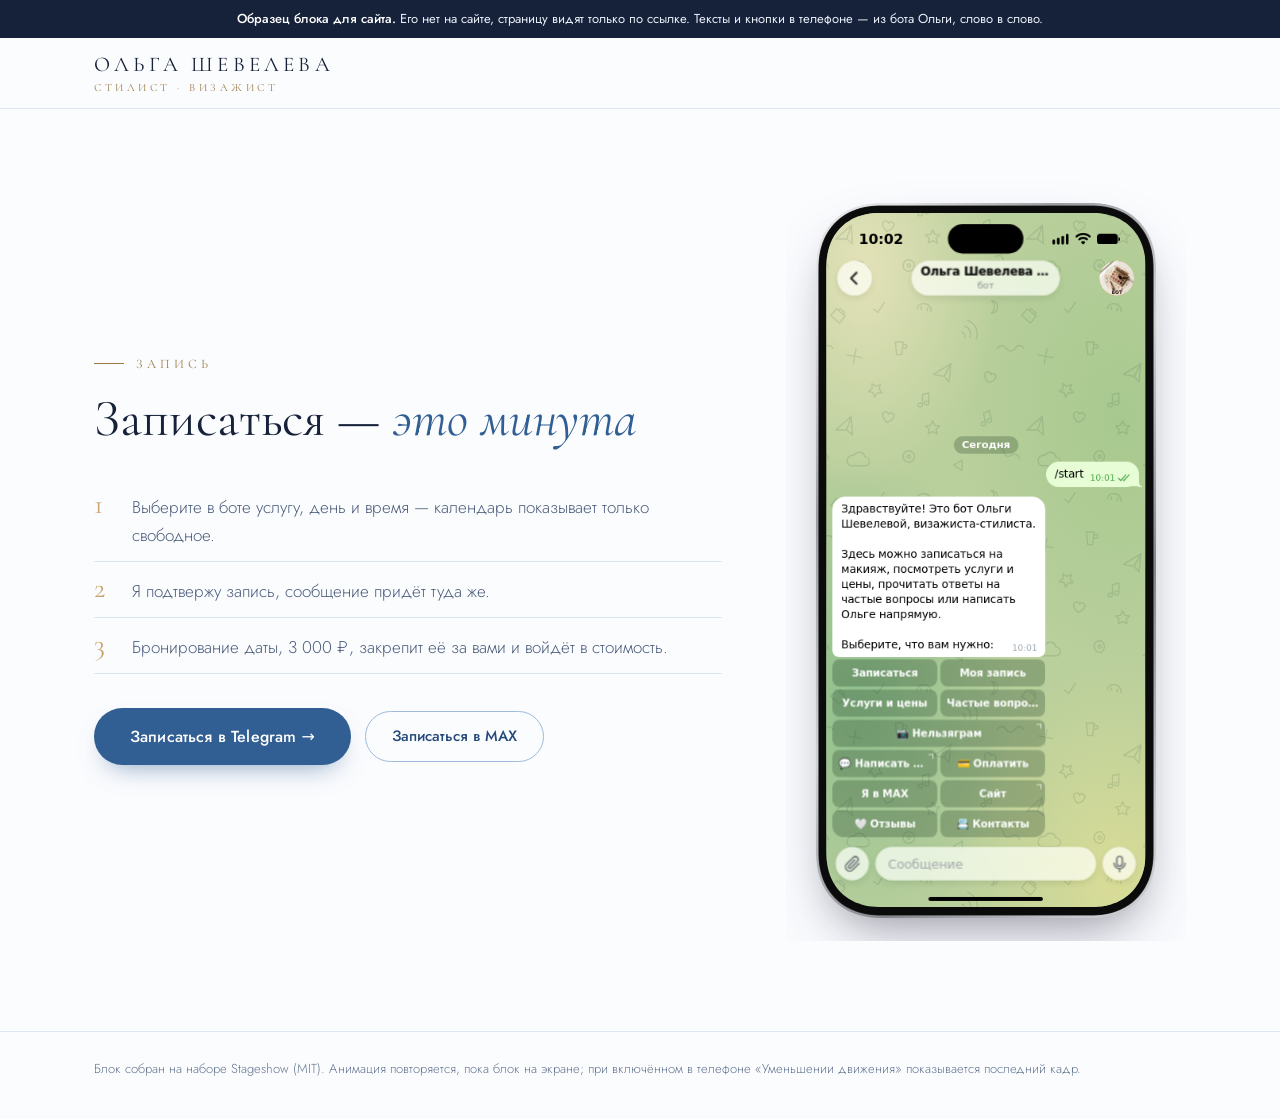
<file: obrazcy/zapis.html>
<!doctype html>
<html lang="ru">
<head>
<meta charset="utf-8">
<meta name="viewport" content="width=device-width, initial-scale=1">
<meta name="robots" content="noindex, nofollow">
<title>Образец: как записаться за минуту — Ольга Шевелева</title>
<link rel="icon" href="assets/favicon.svg" type="image/svg+xml">
<link rel="stylesheet" href="assets/fonts/fonts.css">
<link rel="stylesheet" href="assets/style.css">
<link rel="stylesheet" href="assets/obr.css">
<link rel="stylesheet" href="z/index.css">
<script type="module" src="z/zapis.js"></script>
<style>
.zp-grid{display:grid;grid-template-columns:minmax(0,1fr) 400px;gap:64px;align-items:center}
.zp-steps{list-style:none;padding:0;margin:30px 0 34px;counter-reset:s}
.zp-steps li{counter-increment:s;display:flex;gap:16px;align-items:baseline;padding:12px 0;border-bottom:1px solid var(--line)}
.zp-steps li::before{content:counter(s);font:400 28px/1 var(--serif);color:var(--sand);min-width:22px}
.zp-btns{display:flex;flex-wrap:wrap;gap:14px;align-items:center}
#zapis-demo{width:100%;max-width:400px;justify-self:center}
@media (max-width:900px){
  .zp-grid{grid-template-columns:1fr;gap:34px}
  #zapis-demo{order:-1}
}
</style>
</head>
<body>
<div class="obr-note"><b>Образец блока для сайта.</b> Его нет на сайте, страницу видят только по ссылке. Тексты и кнопки в телефоне — из бота Ольги, слово в слово.</div>
<header class="obr-hdr"><div class="wrap"><div class="logo"><p class="logo-name">Ольга Шевелева</p><p class="logo-sub">стилист · визажист</p></div></div></header>

<section class="sec obr-sec" id="contact">
  <div class="wrap zp-grid">
    <div>
      <p class="eyebrow"><i></i>Запись</p>
      <h2 class="h2">Записаться — <em>это минута</em></h2>
      <ol class="zp-steps">
        <li>Выберите в боте услугу, день и время — календарь показывает только свободное.</li>
        <li>Я подтвержу запись, сообщение придёт туда же.</li>
        <li>Бронирование даты, 3 000 ₽, закрепит её за вами и войдёт в стоимость.</li>
      </ol>
      <div class="zp-btns">
        <a class="btn" href="https://t.me/olgasshell_bot"><span class="fill-layer"></span><span class="lbl">Записаться в Telegram <span class="arr">→</span></span></a>
        <a class="btn-out" href="https://max.ru/se14525840_bot">Записаться в MAX</a>
      </div>
    </div>
    <div id="zapis-demo" aria-label="Как выглядит запись в Telegram-боте Ольги"></div>
  </div>
</section>

<footer class="obr-foot"><div class="wrap">Блок собран на наборе Stageshow (MIT). Анимация повторяется, пока блок на экране; при включённом в телефоне «Уменьшении движения» показывается последний кадр.</div></footer>
</body>
</html>
</file>
<file: assets/fonts/fonts.css>
@font-face {
  font-family: 'Cormorant Garamond';
  font-style: italic;
  font-weight: 300;
  font-display: swap;
  src: url(../fonts/cg-300i-cyrillic.woff2) format('woff2');
  unicode-range: U+0301, U+0400-045F, U+0490-0491, U+04B0-04B1, U+2116;
}
@font-face {
  font-family: 'Cormorant Garamond';
  font-style: italic;
  font-weight: 300;
  font-display: swap;
  src: url(../fonts/cg-300i-latin.woff2) format('woff2');
  unicode-range: U+0000-00FF, U+0131, U+0152-0153, U+02BB-02BC, U+02C6, U+02DA, U+02DC, U+0304, U+0308, U+0329, U+2000-206F, U+20AC, U+2122, U+2191, U+2193, U+2212, U+2215, U+FEFF, U+FFFD;
}
@font-face {
  font-family: 'Cormorant Garamond';
  font-style: italic;
  font-weight: 400;
  font-display: swap;
  src: url(../fonts/cg-400i-cyrillic.woff2) format('woff2');
  unicode-range: U+0301, U+0400-045F, U+0490-0491, U+04B0-04B1, U+2116;
}
@font-face {
  font-family: 'Cormorant Garamond';
  font-style: italic;
  font-weight: 400;
  font-display: swap;
  src: url(../fonts/cg-400i-latin.woff2) format('woff2');
  unicode-range: U+0000-00FF, U+0131, U+0152-0153, U+02BB-02BC, U+02C6, U+02DA, U+02DC, U+0304, U+0308, U+0329, U+2000-206F, U+20AC, U+2122, U+2191, U+2193, U+2212, U+2215, U+FEFF, U+FFFD;
}
@font-face {
  font-family: 'Cormorant Garamond';
  font-style: normal;
  font-weight: 300;
  font-display: swap;
  src: url(../fonts/cg-300-cyrillic.woff2) format('woff2');
  unicode-range: U+0301, U+0400-045F, U+0490-0491, U+04B0-04B1, U+2116;
}
@font-face {
  font-family: 'Cormorant Garamond';
  font-style: normal;
  font-weight: 300;
  font-display: swap;
  src: url(../fonts/cg-300-latin.woff2) format('woff2');
  unicode-range: U+0000-00FF, U+0131, U+0152-0153, U+02BB-02BC, U+02C6, U+02DA, U+02DC, U+0304, U+0308, U+0329, U+2000-206F, U+20AC, U+2122, U+2191, U+2193, U+2212, U+2215, U+FEFF, U+FFFD;
}
@font-face {
  font-family: 'Cormorant Garamond';
  font-style: normal;
  font-weight: 400;
  font-display: swap;
  src: url(../fonts/cg-400-cyrillic.woff2) format('woff2');
  unicode-range: U+0301, U+0400-045F, U+0490-0491, U+04B0-04B1, U+2116;
}
@font-face {
  font-family: 'Cormorant Garamond';
  font-style: normal;
  font-weight: 400;
  font-display: swap;
  src: url(../fonts/cg-400-latin.woff2) format('woff2');
  unicode-range: U+0000-00FF, U+0131, U+0152-0153, U+02BB-02BC, U+02C6, U+02DA, U+02DC, U+0304, U+0308, U+0329, U+2000-206F, U+20AC, U+2122, U+2191, U+2193, U+2212, U+2215, U+FEFF, U+FFFD;
}
@font-face {
  font-family: 'Cormorant Garamond';
  font-style: normal;
  font-weight: 500;
  font-display: swap;
  src: url(../fonts/cg-500-cyrillic.woff2) format('woff2');
  unicode-range: U+0301, U+0400-045F, U+0490-0491, U+04B0-04B1, U+2116;
}
@font-face {
  font-family: 'Cormorant Garamond';
  font-style: normal;
  font-weight: 500;
  font-display: swap;
  src: url(../fonts/cg-500-latin.woff2) format('woff2');
  unicode-range: U+0000-00FF, U+0131, U+0152-0153, U+02BB-02BC, U+02C6, U+02DA, U+02DC, U+0304, U+0308, U+0329, U+2000-206F, U+20AC, U+2122, U+2191, U+2193, U+2212, U+2215, U+FEFF, U+FFFD;
}@font-face{font-family:'Marck Script';font-style:normal;font-weight:400;font-display:swap;src:url(../fonts/marck-cyr.woff2) format('woff2');unicode-range:U+0301,U+0400-045F,U+0490-0491,U+04B0-04B1,U+2116}
@font-face{font-family:'Marck Script';font-style:normal;font-weight:400;font-display:swap;src:url(../fonts/marck-lat.woff2) format('woff2');unicode-range:U+0000-00FF,U+2000-206F}
</file>
<file: assets/style.css>
:root{
  --ink:#16213a; --text:#4c5d7c; --mute:#8a9ab4; --blue:#325f93; --blue2:#24497a;
  --sand:#c9a46e; --line:#dde6f2; --bg:#fbfcfe; --bg2:#eef3f9; --card:#fff; --chip:#e9f0f8; --hdr:rgba(251,252,254,.92); --h1:#f3f7fc; --h2c:#e7eef7; --h3c:#dbe6f2; --shadowc:#e8eef6;
  --serif:'Cormorant Garamond',Georgia,serif; --sans:'Jost',system-ui,sans-serif;
}
@font-face{font-family:'Jost';src:url(fonts/Jost-300.woff2) format('woff2');font-weight:300;font-display:swap}
@font-face{font-family:'Jost';src:url(fonts/Jost-400.woff2) format('woff2');font-weight:400;font-display:swap}
@font-face{font-family:'Jost';src:url(fonts/Jost-500.woff2) format('woff2');font-weight:500;font-display:swap}
*{box-sizing:border-box}
html{scroll-behavior:smooth;-webkit-text-size-adjust:100%}
body{margin:0;background:var(--bg);color:var(--text);font:300 17px/1.65 var(--sans)}
img{max-width:100%;display:block}
a{color:inherit;text-decoration:none}
.wrap{max-width:1140px;margin:0 auto;padding:0 24px}
.arr{font-weight:400;display:inline-block;transition:transform .3s}
a:hover .arr{transform:translateX(3px)}

/* header */
.hdr{position:sticky;top:0;z-index:20;background:var(--hdr);backdrop-filter:blur(10px);border-bottom:1px solid var(--line)}
.hdr-in{display:flex;align-items:center;gap:28px;height:74px}
.logo{display:flex;flex-direction:column;line-height:1.1}
.logo-name{font:400 21px var(--serif);letter-spacing:.2em;text-transform:uppercase;color:var(--ink);margin:0}
.logo-sub{font:400 11px var(--serif);letter-spacing:.32em;text-transform:uppercase;color:var(--sand);margin:4px 0 0}
.nav{display:flex;gap:30px;margin-left:auto;font-size:15px}
.nav a{color:var(--text);padding:6px 0;border-bottom:1px solid transparent}
.nav a.on{color:var(--ink);font-weight:500;border-color:var(--mute)}
.nav a:hover{color:var(--blue)}
.hdr-act{display:flex;align-items:center;gap:14px}
.ico{color:var(--ink);display:grid;place-items:center;width:36px;height:36px}
.ico:hover{color:var(--blue)}

/* buttons + 6.1 fill sweep */
.btn{position:relative;display:inline-flex;align-items:center;justify-content:center;overflow:hidden;isolation:isolate;
  background:var(--blue);color:#fff;border-radius:40px;padding:17px 36px;font:500 16px var(--sans);letter-spacing:.01em;
  box-shadow:0 12px 28px -14px rgba(50,95,147,.7);transition:color .45s ease}
.btn-sm{padding:10px 22px;font-size:14px;box-shadow:none}
.btn .fill-layer{position:absolute;inset:0 auto 0 0;width:0;background:var(--ink);z-index:-1;transition:width .55s ease}
.btn .lbl{position:relative}
.btn.on .fill-layer{width:100%}
@media (hover:hover){.btn:hover .fill-layer{width:100%}}
.btn.gold{background:var(--sand);color:var(--ink)}
.btn.gold .fill-layer{background:#fff}
.btn.ghost{background:transparent;border:1px solid rgba(255,255,255,.55);box-shadow:none}
.btn.ghost .fill-layer{background:#fff}
.btn.ghost.on,.btn.ghost:hover{color:var(--ink)}
.btn-link{font-weight:500;color:var(--ink);font-size:15px;padding:10px 26px}
.btn-link:hover{color:var(--blue)}
.btn-out{display:inline-flex;gap:8px;align-items:center;border:1px solid #9fbadb;color:var(--blue2);border-radius:40px;padding:12px 26px;font-weight:500;font-size:15px;white-space:nowrap}
.btn-out:hover{background:var(--card)}

/* type */
.eyebrow{display:flex;align-items:center;gap:12px;margin:0 0 18px;font:400 13px var(--serif);letter-spacing:.3em;text-transform:uppercase;color:var(--sand)}
.eyebrow i{width:30px;height:1px;background:var(--sand)}
.eyebrow.light{justify-content:center;color:#d9c49e}
.h1{font:300 clamp(54px,8.4vw,104px)/1.02 var(--serif);color:var(--ink);margin:0 0 30px;letter-spacing:-.01em}
.h1 .ln{display:block}
.h1 .it{font-style:italic;color:var(--blue)}
.h2{font:400 clamp(34px,4.6vw,52px)/1.12 var(--serif);color:var(--ink);margin:0}
.h2 em{color:var(--blue)}
.h3{font:400 30px/1.2 var(--serif);color:var(--ink);margin:0 0 20px}
.lead{font-size:clamp(17px,1.6vw,20px);max-width:470px;margin:0 0 34px}
.sub{max-width:620px;margin:16px 0 0}

/* 1.1 letters */
.split .wd{display:inline-block;white-space:nowrap}
.split .ch{display:inline-block}
html.js .split .ch{opacity:0;transform:translateY(.28em)}
html.js .split.go .ch{animation:chIn .55s ease forwards;animation-delay:calc(var(--i) * 45ms)}
@keyframes chIn{to{opacity:1;transform:none}}

/* hero */
.hero{background:linear-gradient(170deg,var(--h1) 0%,var(--h2c) 55%,var(--h3c) 100%);border-bottom:1px solid var(--line)}
.hero-in{display:grid;grid-template-columns:1.1fr .9fr;align-items:center;gap:40px;padding-top:80px;padding-bottom:90px}
.hero-btns{display:flex;align-items:center;flex-wrap:wrap;gap:8px}
.stats{display:flex;gap:56px;margin-top:56px}
.stat b{display:block;font:300 44px/1 var(--serif);color:var(--ink)}
.stat span{font-size:14px;color:var(--mute)}
.hero-pic{position:relative;justify-self:center;width:min(100%,380px)}
.arch{border-radius:200px 200px 6px 6px;overflow:hidden;aspect-ratio:3/4;box-shadow:0 40px 70px -40px rgba(36,73,122,.55)}
.arch img{width:100%;height:100%;object-fit:cover;object-position:50% 30%}
.badge{position:absolute;left:-28px;bottom:36px;display:flex;align-items:center;gap:12px;background:var(--card);border-radius:24px;padding:10px 22px 10px 12px;box-shadow:0 18px 40px -22px rgba(22,33,58,.4)}
.mono{width:48px;height:48px;border-radius:50%;display:grid;place-items:center;font:400 20px var(--serif);color:var(--blue);background:var(--chip);box-shadow:inset 0 0 0 2px #e3c9a0}
.badge b{display:block;font:500 19px/1.1 var(--serif);color:var(--ink)}
.badge small{font-size:12px;color:var(--mute)}

/* sections */
.sec{padding:110px 0}
.sec-alt{background:var(--bg2)}
.sec-head{display:flex;justify-content:space-between;align-items:flex-end;gap:24px;margin-bottom:54px;flex-wrap:wrap}

/* cards + 3.1 pop */
.cards{display:grid;grid-template-columns:repeat(3,1fr);gap:26px}
.card{background:var(--card);border:1px solid var(--line);border-radius:24px;padding:34px 32px 30px;display:flex;flex-direction:column;box-shadow:12px 14px 0 -2px var(--shadowc)}
.c-ico{width:54px;height:54px;border-radius:50%;background:var(--chip);display:grid;place-items:center;color:var(--blue);margin-bottom:26px}
.c-kind{font:400 12px var(--serif);letter-spacing:.28em;text-transform:uppercase;color:var(--sand);margin:0 0 8px}
.card h3{font:400 30px/1.15 var(--serif);color:var(--ink);margin:0 0 16px}
.c-desc{font-size:15px;margin:0 0 22px;flex:1}
.c-foot{display:flex;justify-content:space-between;align-items:center;border-top:1px solid var(--line);padding-top:20px;gap:10px}
.price{font:400 24px var(--serif);color:var(--ink);white-space:nowrap}
.c-foot a{font-weight:500;font-size:14px;color:var(--blue2);white-space:nowrap}
html.js .pop{opacity:0;transform:translateY(34px)}
html.js .pop.in{animation:popIn .65s ease forwards}
@keyframes popIn{to{opacity:1;transform:none}}

/* prices */
.prices{margin-top:80px;background:var(--card);border:1px solid var(--line);border-radius:24px;padding:40px 44px}
.plist{list-style:none;margin:0;padding:0}
.plist li{display:flex;justify-content:space-between;align-items:baseline;gap:20px;padding:15px 0;border-bottom:1px solid var(--line)}
.plist li:last-child{border:0}
.plist span{color:var(--ink);font-weight:400}
.plist small{display:block;color:var(--mute);font-size:13px;font-weight:300}
.plist b{font:400 22px var(--serif);color:var(--ink);white-space:nowrap}
.pnote{font-size:14px;color:var(--mute);margin:18px 0 0}

/* 4.1 strip */
.strip{margin-top:44px}
.track{display:flex;gap:18px;scroll-padding-left:max(24px,calc((100vw - 1140px)/2 + 24px));overflow-x:auto;scroll-snap-type:x proximity;-webkit-overflow-scrolling:touch;padding:0 max(24px,calc((100vw - 1140px)/2 + 24px)) 12px;scrollbar-width:none;cursor:grab}
.track::-webkit-scrollbar{display:none}
.track figure{flex:0 0 auto;margin:0;width:min(66vw,300px);aspect-ratio:3/4;border-radius:18px;overflow:hidden;scroll-snap-align:start;background:#dfe7f1;cursor:zoom-in}
.track img{width:100%;height:100%;object-fit:cover;pointer-events:none;user-select:none}
.hint{max-width:1140px;margin:6px auto 0;padding:0 24px;text-align:right;font:italic 400 17px var(--serif);color:var(--mute)}

/* about */
.about{display:grid;grid-template-columns:.8fr 1.2fr;gap:70px;align-items:center}
.about-pic{position:relative;border-radius:24px;overflow:hidden;aspect-ratio:4/5;background:var(--h2c)}
.about-pic img{width:100%;height:100%;object-fit:cover}
.tag{position:absolute;left:16px;bottom:16px;background:rgba(255,255,255,.92);border-radius:20px;padding:6px 14px;font-size:12px;letter-spacing:.08em;text-transform:uppercase;color:var(--blue2)}
.about-txt .h2{margin-bottom:24px}
.checks{list-style:none;padding:0;margin:26px 0 0}
.checks li{position:relative;padding:6px 0 6px 34px;font-size:15px}
.checks li:before{content:"✓";position:absolute;left:0;top:7px;width:22px;height:22px;border-radius:50%;background:var(--chip);color:var(--blue);display:grid;place-items:center;font-size:12px}

/* reviews */
.quotes{max-width:760px;margin:0 auto;text-align:center;position:relative;min-height:300px}
.qmark{display:block;font:400 80px/0.6 var(--serif);color:var(--sand);margin-bottom:26px}
.q{margin:0;font:400 clamp(22px,2.6vw,29px)/1.45 var(--serif);color:var(--ink);display:none}
.q.on{display:block;animation:qIn .6s ease}
@keyframes qIn{from{opacity:0}to{opacity:1}}
.q-who{margin:24px 0 18px;font-size:14px;color:var(--mute)}
.q-dots{display:flex;justify-content:center;gap:8px}
.q-dots button{width:8px;height:8px;border-radius:50%;border:0;padding:0;background:#c5d3e6;cursor:pointer}
.q-dots button.on{background:var(--blue)}

/* cta */
.cta{background:linear-gradient(140deg,#3a6aa1,#1f406d);color:#dbe6f3;border-radius:30px;padding:70px 30px;text-align:center}
.cta .h2{color:#fff;margin-bottom:18px}
.cta p{max-width:520px;margin:0 auto 30px;font-size:15px}
.cta-btns{display:flex;justify-content:center;gap:12px;flex-wrap:wrap}

/* footer */
.ftr{background:#16213a;color:#a9b8d0;padding:70px 0 30px;font-size:14px}
.ftr .logo-name{color:#fff}
.ftr-in{display:grid;grid-template-columns:1.4fr 1fr 1.2fr;gap:40px}
.ftr-about{max-width:300px;margin-top:18px}
.ftr h4{margin:0 0 14px;font:400 12px var(--serif);letter-spacing:.3em;text-transform:uppercase;color:var(--sand)}
.ftr nav a,.ftr-in div a,.ftr-in div span{display:block;padding:3px 0}
.ftr a:hover{color:#fff}
.ftr-bot{display:flex;justify-content:space-between;border-top:1px solid rgba(255,255,255,.12);margin-top:50px;padding-top:22px;font-size:12px}

/* lightbox */
.lb{position:fixed;inset:0;z-index:50;background:rgba(14,22,40,.92);display:none;align-items:center;justify-content:center;padding:20px}
.lb.open{display:flex}
.lb img{max-height:90vh;border-radius:12px}
.lb-x{position:absolute;top:14px;right:18px;background:none;border:0;color:#fff;font-size:40px;cursor:pointer}

/* mobile */
@media (max-width:900px){
  .nav{display:none}
  .hdr-act{margin-left:auto}
  .hero-in{grid-template-columns:1fr;padding-top:44px;gap:44px}
  .hero-pic{width:min(82%,340px)}
  .cards{grid-template-columns:1fr}
  .about{grid-template-columns:1fr;gap:36px}
  .ftr-in{grid-template-columns:1fr}
  .sec{padding:80px 0}
  .prices{padding:28px 22px}
}
@media (max-width:520px){
  .hdr-in{height:64px;gap:10px}
  .logo-name{font-size:16px;letter-spacing:.14em}
  .logo-sub{font-size:9px}
  .ico{display:none}
  .stats{gap:40px}
  .badge{left:-12px}
  .plist li{flex-direction:column;gap:4px}
}
@media (prefers-reduced-motion:reduce){
  html.js .split .ch,html.js .pop{opacity:1;transform:none;animation:none}
  .btn .fill-layer{transition:none}
}

/* тёмная тема */
html.dark{--ink:#eef2fa;--text:#b7c3d8;--mute:#8393ad;--blue:#8fb4e3;--blue2:#a9c6ec;--line:#26324b;--bg:#0e1526;--bg2:#121b30;--card:#16213a;--chip:#1e2b47;
  --hdr:rgba(14,21,38,.9);--h1:#121b31;--h2c:#101829;--h3c:#0c1322;--shadowc:#0b111e;color-scheme:dark}
html.dark .btn{background:#3a6aa1}
html.dark .btn .fill-layer{background:#eef2fa}
html.dark .btn.on,html.dark .btn:hover{color:#16213a}
html.dark .btn.gold{background:var(--sand)}
html.dark .btn.ghost{background:transparent}
html.dark .h1 .it,html.dark .h2 em{color:#9fc0ea}
html.dark .ftr{background:#0a101d}
html.dark .q-dots button{background:#34425f}
html.dark .q-dots button.on{background:var(--blue)}
html.dark .tag{background:rgba(22,33,58,.9)}
body,.hdr,.card,.prices,.hero{transition:background-color .4s,color .4s,border-color .4s}
/* кнопки темы и размера */
.tbtn{height:36px;min-width:36px;padding:0 8px;border-radius:18px;border:1px solid var(--line);background:transparent;color:var(--ink);font:500 14px var(--sans);cursor:pointer;display:grid;place-items:center}
.tbtn:hover{border-color:var(--blue);color:var(--blue)}
.tbtn svg{display:block}
.sz{display:flex;gap:4px}
.tbtn .i-sun{display:none}
html.dark .tbtn .i-sun{display:block}
html.dark .tbtn .i-moon{display:none}
main,.ftr{zoom:var(--zoom,1)}

/* галерея-кольцо */
.ring-wrap{position:relative;height:clamp(360px,46vw,560px);margin-top:30px;perspective:1400px;perspective-origin:50% 35%;overflow:hidden;touch-action:pan-y;cursor:grab;user-select:none}
.ring-wrap:active{cursor:grabbing}
.ring{position:absolute;left:50%;top:50%;width:0;height:0;transform-style:preserve-3d}
.ring figure{position:absolute;margin:0;width:var(--iw);height:calc(var(--iw) * 1.33);left:calc(var(--iw) / -2);top:calc(var(--iw) * -0.665);transform-style:preserve-3d}
.ring .inner{width:100%;height:100%;border-radius:16px;overflow:hidden;background:var(--h2c);box-shadow:0 26px 50px -24px rgba(10,20,40,.55);
  transition:transform 1.3s cubic-bezier(.2,.8,.2,1),opacity 1.1s ease;transform:translateZ(-2200px) rotateX(18deg);opacity:0}
.ring-wrap.go .inner{transform:none;opacity:1}
.ring img{width:100%;height:100%;object-fit:cover;pointer-events:none}
.ring-fade{position:absolute;top:0;bottom:0;width:12%;z-index:2;pointer-events:none}
.ring-fade.l{left:0;background:linear-gradient(90deg,var(--bg2),transparent)}
.ring-fade.r{right:0;background:linear-gradient(270deg,var(--bg2),transparent)}
.ring-ctl{display:flex;justify-content:center;align-items:center;gap:14px;margin-top:10px}
.ring-ctl button{width:46px;height:46px;border-radius:50%;border:1px solid var(--line);background:var(--card);color:var(--ink);font-size:20px;cursor:pointer}
.ring-ctl button:hover{border-color:var(--blue);color:var(--blue)}
.ring-ctl span{font:italic 400 17px var(--serif);color:var(--mute)}
@media (max-width:520px){
  .hdr-act .btn-sm{display:none}
  .hdr-act{gap:6px}
  .tbtn{height:32px;min-width:32px;font-size:13px}
  .logo-name{white-space:nowrap}
  .ring-wrap{height:340px}
}

/* ===== v6: пять анимаций с буквами ===== */
main{overflow-x:clip}
/* А1 буквы слетаются */
.h2.fly .wd{display:inline-block;white-space:nowrap}
.h2.fly .fc{display:inline-block;opacity:0;transform:translate(var(--x),var(--y)) rotate(var(--r)) scale(.6);filter:blur(3px)}
.h2.fly.go .fc{opacity:1;transform:none;filter:none;transition:transform 1.1s cubic-bezier(.2,.8,.2,1) var(--d),opacity .8s ease var(--d),filter .9s ease var(--d)}
/* А2 подпись пером */
/* А3 слово меняется */
.h1 .wd.swap{position:relative;display:inline-block;transition:width .6s ease;overflow:visible;perspective:600px}
.h1 .sw{display:inline-block;white-space:nowrap}
.h1 .sw.leave{position:absolute;left:0;top:0}
.h1 .sw .sc{display:inline-block;transition:transform .55s cubic-bezier(.3,.7,.2,1) calc(var(--j) * 35ms),opacity .45s ease calc(var(--j) * 35ms),filter .45s ease calc(var(--j) * 35ms)}
.h1 .sw.enter .sc{opacity:0;transform:translateY(.45em) rotateX(-70deg);filter:blur(4px)}
.h1 .sw.leave .sc{opacity:0;transform:translateY(-.45em) rotateX(70deg);filter:blur(4px)}
/* А4 отзыв по словам */
.q .w{display:inline-block}
html.js .q .w{opacity:0}
.q.wgo .w{animation:wIn .6s ease forwards;animation-delay:calc(var(--k) * 70ms)}
@keyframes wIn{from{opacity:0;transform:translateY(.4em);filter:blur(4px)}to{opacity:1;transform:none;filter:none}}
/* А5 блеск на золотом */
.shine{background:linear-gradient(100deg,var(--sand) 0%,var(--sand) 42%,#f0d9a6 50%,var(--sand) 58%,var(--sand) 100%);background-size:260% 100%;-webkit-background-clip:text;background-clip:text;-webkit-text-fill-color:transparent;animation:shine 5.5s linear infinite}
.eyebrow.light.shine{background-image:linear-gradient(100deg,#d9c49e 0%,#d9c49e 42%,#fff4d8 50%,#d9c49e 58%,#d9c49e 100%)}
html.dark .shine{background-image:linear-gradient(100deg,var(--sand) 0%,var(--sand) 42%,#fff1cc 50%,var(--sand) 58%,var(--sand) 100%)}
@keyframes shine{0%{background-position:100% 0}55%,100%{background-position:0 0}}
.btn .glint{position:absolute;top:0;bottom:0;left:-60%;width:40%;background:linear-gradient(100deg,transparent,rgba(255,255,255,.5),transparent);transform:skewX(-20deg);animation:glint 4.5s ease-in-out infinite;pointer-events:none;z-index:1}
@keyframes glint{0%,65%{left:-60%}100%{left:130%}}
@media (prefers-reduced-motion:reduce){
  html.js .q .w{opacity:1}
}

/* v8: заголовки разделов проявляются мягко */
html.js .h2.soft{opacity:0;transform:translateY(14px)}
html.js .h2.soft.go{opacity:1;transform:none;transition:opacity 1s ease,transform 1s ease}
.stats{flex-wrap:wrap;row-gap:24px}
@media (max-width:600px){.stats{gap:24px 28px}.stat b{font-size:36px}}
/* v8: карточки мягко светятся при наведении */
.card{transition:background-color .4s,border-color .6s,box-shadow .6s ease}
@media (hover:hover){.card:hover{border-color:#c9d8ec;box-shadow:12px 14px 0 -2px var(--shadowc),0 0 34px rgba(50,95,147,.16),0 0 70px rgba(120,160,215,.12)}}
html.dark .card:hover{border-color:#34507a;box-shadow:12px 14px 0 -2px var(--shadowc),0 0 34px rgba(159,192,234,.16),0 0 70px rgba(159,192,234,.08)}
/* v8: отзывы карточками — фото выступает сверху слева */
.rvs{display:grid;grid-template-columns:repeat(2,1fr);gap:70px 32px;margin-top:84px}
.rv{position:relative;background:var(--card);border:1px solid var(--line);border-radius:26px;padding:84px 34px 34px;box-shadow:0 18px 40px -28px rgba(22,33,58,.25)}
.rv-ph{position:absolute;left:30px;top:-46px;width:112px;height:112px;border-radius:22px;background:linear-gradient(160deg,var(--chip),var(--h2c));color:var(--blue);display:grid;place-items:center;box-shadow:0 12px 26px -14px rgba(22,33,58,.35);border:3px solid var(--card)}
.rv-name{display:flex;align-items:center;gap:12px;margin:0;font:400 26px/1.2 var(--serif);color:var(--ink)}
.rv-star{color:var(--sand);flex:none}
.rv-nick{margin:6px 0 18px;font-size:15px;color:var(--mute)}
.rv-head{margin:0 0 12px;font:italic 500 22px/1.3 var(--serif);color:var(--blue)}
.rv-txt{margin:0;font-size:16px;line-height:1.65}
html.dark .rv-head{color:#9fc0ea}
@media (max-width:760px){.rvs{grid-template-columns:none;grid-auto-flow:column;grid-auto-columns:86%;overflow-x:auto;scroll-snap-type:x mandatory;gap:18px;padding:56px 4px 12px;margin-top:24px}
  .rv{scroll-snap-align:start;padding:76px 24px 28px}.rv-ph{left:22px;width:96px;height:96px}}
/* v8: тумблер темы, как в iPhone */
.tgl{position:relative;flex:none;width:54px;height:30px;padding:0;border-radius:15px;border:1px solid #cfdbea;background:#e3ebf5;cursor:pointer;transition:background-color .35s ease,border-color .35s ease,box-shadow .35s ease}
.tgl-knob{position:absolute;top:2px;left:2px;width:24px;height:24px;border-radius:50%;background:#fff;color:var(--sand);display:grid;place-items:center;box-shadow:0 2px 6px rgba(22,33,58,.25);transition:transform .38s cubic-bezier(.4,.2,.2,1.15),background-color .35s,color .35s}
.tgl-knob svg{grid-area:1/1;transition:opacity .3s,transform .38s}
.tgl .i-moon{opacity:0;transform:rotate(-40deg)}
html.dark .tgl{background:#3a6aa1;border-color:#5a88c0;box-shadow:0 0 0 3px rgba(143,180,227,.14),0 0 16px rgba(143,180,227,.45)}
html.dark .tgl-knob{transform:translateX(24px);background:#f4f7fc;color:#325f93}
html.dark .tgl .i-sun{opacity:0;transform:rotate(40deg)}
html.dark .tgl .i-moon{opacity:1;transform:none}
.tgl:focus-visible{outline:2px solid var(--blue);outline-offset:3px}
@media (max-width:520px){.tgl{width:50px;height:28px}.tgl-knob{width:22px;height:22px}html.dark .tgl-knob{transform:translateX(22px)}}
@media (prefers-reduced-motion:reduce){.tgl,.tgl-knob,.tgl-knob svg{transition:none}}
.rv-ph img{width:100%;height:100%;object-fit:cover;border-radius:19px;display:block}
.rv-ini{font:400 44px/1 var(--serif);color:var(--blue)}
.rv-name+.rv-head{margin-top:18px}
/* v8: карусель работ на 30% крупнее */
.ring-wrap{height:clamp(468px,60vw,728px)}
@media (max-width:900px){.ring-wrap{height:clamp(420px,90vw,560px)}}
/* v8: фото в карусели выше — 1 : 1.65, лица не режем */
.ring figure{height:calc(var(--iw) * 1.65);top:calc(var(--iw) * -0.825)}
.ring img{object-position:50% 30%}
.ring-wrap{perspective-origin:50% 50%}
.h1 .ln[data-words]{white-space:nowrap}
@media (max-width:350px){.hdr-act{gap:4px}.tbtn{min-width:28px;height:30px;padding:0 5px}.tgl{width:44px;height:26px}.tgl-knob{width:20px;height:20px}html.dark .tgl-knob{transform:translateX(18px)}.logo-name{letter-spacing:.14em}}
/* v9: 3D-шар из работ */
.ball-wrap{position:relative;height:clamp(440px,56vw,680px);margin-top:20px;perspective:1000px;overflow:hidden;touch-action:none;cursor:grab;user-select:none;-webkit-user-select:none}
.ball-wrap:active{cursor:grabbing}
.ball{position:absolute;left:50%;top:50%;width:0;height:0;transform-style:preserve-3d;will-change:transform;opacity:0;transition:opacity 1s ease}
.ball-wrap.go .ball{opacity:1}
.ball figure{position:absolute;margin:0;width:var(--tw);height:calc(var(--tw) * 1.33);left:calc(var(--tw) / -2);top:calc(var(--tw) * -0.665);border-radius:10px;overflow:hidden;background:var(--h2c);box-shadow:0 10px 24px -14px rgba(10,20,40,.5);backface-visibility:hidden;-webkit-backface-visibility:hidden}
.ball img{width:100%;height:100%;object-fit:cover;object-position:50% 30%;display:block;pointer-events:none}
.ball-hint{text-align:center;margin:6px 0 0;font:italic 400 17px var(--serif);color:var(--mute)}
@media (max-width:600px){.ball-wrap{height:clamp(360px,105vw,460px)}}
/* узкие экраны: «Расскажите, / каким вы видите свой образ» */
.m-br{display:none}
@media (max-width:600px){.m-br{display:inline}.d-br{display:none}}
</file>
<file: obrazcy/assets/fonts/fonts.css>
@font-face {
  font-family: 'Cormorant Garamond';
  font-style: italic;
  font-weight: 300;
  font-display: swap;
  src: url(../fonts/cg-300i-cyrillic.woff2) format('woff2');
  unicode-range: U+0301, U+0400-045F, U+0490-0491, U+04B0-04B1, U+2116;
}
@font-face {
  font-family: 'Cormorant Garamond';
  font-style: italic;
  font-weight: 300;
  font-display: swap;
  src: url(../fonts/cg-300i-latin.woff2) format('woff2');
  unicode-range: U+0000-00FF, U+0131, U+0152-0153, U+02BB-02BC, U+02C6, U+02DA, U+02DC, U+0304, U+0308, U+0329, U+2000-206F, U+20AC, U+2122, U+2191, U+2193, U+2212, U+2215, U+FEFF, U+FFFD;
}
@font-face {
  font-family: 'Cormorant Garamond';
  font-style: italic;
  font-weight: 400;
  font-display: swap;
  src: url(../fonts/cg-400i-cyrillic.woff2) format('woff2');
  unicode-range: U+0301, U+0400-045F, U+0490-0491, U+04B0-04B1, U+2116;
}
@font-face {
  font-family: 'Cormorant Garamond';
  font-style: italic;
  font-weight: 400;
  font-display: swap;
  src: url(../fonts/cg-400i-latin.woff2) format('woff2');
  unicode-range: U+0000-00FF, U+0131, U+0152-0153, U+02BB-02BC, U+02C6, U+02DA, U+02DC, U+0304, U+0308, U+0329, U+2000-206F, U+20AC, U+2122, U+2191, U+2193, U+2212, U+2215, U+FEFF, U+FFFD;
}
@font-face {
  font-family: 'Cormorant Garamond';
  font-style: normal;
  font-weight: 300;
  font-display: swap;
  src: url(../fonts/cg-300-cyrillic.woff2) format('woff2');
  unicode-range: U+0301, U+0400-045F, U+0490-0491, U+04B0-04B1, U+2116;
}
@font-face {
  font-family: 'Cormorant Garamond';
  font-style: normal;
  font-weight: 300;
  font-display: swap;
  src: url(../fonts/cg-300-latin.woff2) format('woff2');
  unicode-range: U+0000-00FF, U+0131, U+0152-0153, U+02BB-02BC, U+02C6, U+02DA, U+02DC, U+0304, U+0308, U+0329, U+2000-206F, U+20AC, U+2122, U+2191, U+2193, U+2212, U+2215, U+FEFF, U+FFFD;
}
@font-face {
  font-family: 'Cormorant Garamond';
  font-style: normal;
  font-weight: 400;
  font-display: swap;
  src: url(../fonts/cg-400-cyrillic.woff2) format('woff2');
  unicode-range: U+0301, U+0400-045F, U+0490-0491, U+04B0-04B1, U+2116;
}
@font-face {
  font-family: 'Cormorant Garamond';
  font-style: normal;
  font-weight: 400;
  font-display: swap;
  src: url(../fonts/cg-400-latin.woff2) format('woff2');
  unicode-range: U+0000-00FF, U+0131, U+0152-0153, U+02BB-02BC, U+02C6, U+02DA, U+02DC, U+0304, U+0308, U+0329, U+2000-206F, U+20AC, U+2122, U+2191, U+2193, U+2212, U+2215, U+FEFF, U+FFFD;
}
@font-face {
  font-family: 'Cormorant Garamond';
  font-style: normal;
  font-weight: 500;
  font-display: swap;
  src: url(../fonts/cg-500-cyrillic.woff2) format('woff2');
  unicode-range: U+0301, U+0400-045F, U+0490-0491, U+04B0-04B1, U+2116;
}
@font-face {
  font-family: 'Cormorant Garamond';
  font-style: normal;
  font-weight: 500;
  font-display: swap;
  src: url(../fonts/cg-500-latin.woff2) format('woff2');
  unicode-range: U+0000-00FF, U+0131, U+0152-0153, U+02BB-02BC, U+02C6, U+02DA, U+02DC, U+0304, U+0308, U+0329, U+2000-206F, U+20AC, U+2122, U+2191, U+2193, U+2212, U+2215, U+FEFF, U+FFFD;
}@font-face{font-family:'Marck Script';font-style:normal;font-weight:400;font-display:swap;src:url(../fonts/marck-cyr.woff2) format('woff2');unicode-range:U+0301,U+0400-045F,U+0490-0491,U+04B0-04B1,U+2116}
@font-face{font-family:'Marck Script';font-style:normal;font-weight:400;font-display:swap;src:url(../fonts/marck-lat.woff2) format('woff2');unicode-range:U+0000-00FF,U+2000-206F}
</file>
<file: obrazcy/assets/style.css>
:root{
  --ink:#16213a; --text:#4c5d7c; --mute:#8a9ab4; --blue:#325f93; --blue2:#24497a;
  --sand:#c9a46e; --line:#dde6f2; --bg:#fbfcfe; --bg2:#eef3f9; --card:#fff; --chip:#e9f0f8; --hdr:rgba(251,252,254,.92); --h1:#f3f7fc; --h2c:#e7eef7; --h3c:#dbe6f2; --shadowc:#e8eef6;
  --serif:'Cormorant Garamond',Georgia,serif; --sans:'Jost',system-ui,sans-serif;
}
@font-face{font-family:'Jost';src:url(fonts/Jost-300.woff2) format('woff2');font-weight:300;font-display:swap}
@font-face{font-family:'Jost';src:url(fonts/Jost-400.woff2) format('woff2');font-weight:400;font-display:swap}
@font-face{font-family:'Jost';src:url(fonts/Jost-500.woff2) format('woff2');font-weight:500;font-display:swap}
*{box-sizing:border-box}
html{scroll-behavior:smooth;-webkit-text-size-adjust:100%}
body{margin:0;background:var(--bg);color:var(--text);font:300 17px/1.65 var(--sans)}
img{max-width:100%;display:block}
a{color:inherit;text-decoration:none}
.wrap{max-width:1140px;margin:0 auto;padding:0 24px}
.arr{font-weight:400;display:inline-block;transition:transform .3s}
a:hover .arr{transform:translateX(3px)}

/* header */
.hdr{position:sticky;top:0;z-index:20;background:var(--hdr);backdrop-filter:blur(10px);border-bottom:1px solid var(--line)}
.hdr-in{display:flex;align-items:center;gap:28px;height:74px}
.logo{display:flex;flex-direction:column;line-height:1.1}
.logo-name{font:400 21px var(--serif);letter-spacing:.2em;text-transform:uppercase;color:var(--ink);margin:0}
.logo-sub{font:400 11px var(--serif);letter-spacing:.32em;text-transform:uppercase;color:var(--sand);margin:4px 0 0}
.nav{display:flex;gap:30px;margin-left:auto;font-size:15px}
.nav a{color:var(--text);padding:6px 0;border-bottom:1px solid transparent}
.nav a.on{color:var(--ink);font-weight:500;border-color:var(--mute)}
.nav a:hover{color:var(--blue)}
.hdr-act{display:flex;align-items:center;gap:14px}
.ico{color:var(--ink);display:grid;place-items:center;width:36px;height:36px}
.ico:hover{color:var(--blue)}

/* buttons + 6.1 fill sweep */
.btn{position:relative;display:inline-flex;align-items:center;justify-content:center;overflow:hidden;isolation:isolate;
  background:var(--blue);color:#fff;border-radius:40px;padding:17px 36px;font:500 16px var(--sans);letter-spacing:.01em;
  box-shadow:0 12px 28px -14px rgba(50,95,147,.7);transition:color .45s ease}
.btn-sm{padding:10px 22px;font-size:14px;box-shadow:none}
.btn .fill-layer{position:absolute;inset:0 auto 0 0;width:0;background:var(--ink);z-index:-1;transition:width .55s ease}
.btn .lbl{position:relative}
.btn.on .fill-layer{width:100%}
@media (hover:hover){.btn:hover .fill-layer{width:100%}}
.btn.gold{background:var(--sand);color:var(--ink)}
.btn.gold .fill-layer{background:#fff}
.btn.ghost{background:transparent;border:1px solid rgba(255,255,255,.55);box-shadow:none}
.btn.ghost .fill-layer{background:#fff}
.btn.ghost.on,.btn.ghost:hover{color:var(--ink)}
.btn-link{font-weight:500;color:var(--ink);font-size:15px;padding:10px 26px}
.btn-link:hover{color:var(--blue)}
.btn-out{display:inline-flex;gap:8px;align-items:center;border:1px solid #9fbadb;color:var(--blue2);border-radius:40px;padding:12px 26px;font-weight:500;font-size:15px;white-space:nowrap}
.btn-out:hover{background:var(--card)}

/* type */
.eyebrow{display:flex;align-items:center;gap:12px;margin:0 0 18px;font:400 13px var(--serif);letter-spacing:.3em;text-transform:uppercase;color:var(--sand)}
.eyebrow i{width:30px;height:1px;background:var(--sand)}
.eyebrow.light{justify-content:center;color:#d9c49e}
.h1{font:300 clamp(54px,8.4vw,104px)/1.02 var(--serif);color:var(--ink);margin:0 0 30px;letter-spacing:-.01em}
.h1 .ln{display:block}
.h1 .it{font-style:italic;color:var(--blue)}
.h2{font:400 clamp(34px,4.6vw,52px)/1.12 var(--serif);color:var(--ink);margin:0}
.h2 em{color:var(--blue)}
.h3{font:400 30px/1.2 var(--serif);color:var(--ink);margin:0 0 20px}
.lead{font-size:clamp(17px,1.6vw,20px);max-width:470px;margin:0 0 34px}
.sub{max-width:620px;margin:16px 0 0}

/* 1.1 letters */
.split .wd{display:inline-block;white-space:nowrap}
.split .ch{display:inline-block}
html.js .split .ch{opacity:0;transform:translateY(.28em)}
html.js .split.go .ch{animation:chIn .55s ease forwards;animation-delay:calc(var(--i) * 45ms)}
@keyframes chIn{to{opacity:1;transform:none}}

/* hero */
.hero{background:linear-gradient(170deg,var(--h1) 0%,var(--h2c) 55%,var(--h3c) 100%);border-bottom:1px solid var(--line)}
.hero-in{display:grid;grid-template-columns:1.1fr .9fr;align-items:center;gap:40px;padding-top:80px;padding-bottom:90px}
.hero-btns{display:flex;align-items:center;flex-wrap:wrap;gap:8px}
.stats{display:flex;gap:56px;margin-top:56px}
.stat b{display:block;font:300 44px/1 var(--serif);color:var(--ink)}
.stat span{font-size:14px;color:var(--mute)}
.hero-pic{position:relative;justify-self:center;width:min(100%,380px)}
.arch{border-radius:200px 200px 6px 6px;overflow:hidden;aspect-ratio:3/4;box-shadow:0 40px 70px -40px rgba(36,73,122,.55)}
.arch img{width:100%;height:100%;object-fit:cover;object-position:50% 12%}
.badge{position:absolute;left:-28px;bottom:36px;display:flex;align-items:center;gap:12px;background:var(--card);border-radius:24px;padding:14px 24px 15px;box-shadow:0 18px 40px -22px rgba(22,33,58,.4)}
.mono{width:48px;height:48px;border-radius:50%;display:grid;place-items:center;font:400 20px var(--serif);color:var(--blue);background:var(--chip);box-shadow:inset 0 0 0 2px #e3c9a0}
.badge b{display:block;font:500 19px/1.1 var(--serif);color:var(--ink)}
.badge small{display:block;margin-top:4px;font-size:12px;line-height:1.3;color:var(--mute)}

/* sections */
.sec{padding:110px 0}
.sec-alt{background:var(--bg2)}
.sec-head{display:flex;justify-content:space-between;align-items:flex-end;gap:24px;margin-bottom:54px;flex-wrap:wrap}

/* cards + 3.1 pop */
.cards{display:grid;grid-template-columns:repeat(3,1fr);gap:26px}
.card{background:var(--card);border:1px solid var(--line);border-radius:24px;padding:34px 32px 30px;display:flex;flex-direction:column;box-shadow:12px 14px 0 -2px var(--shadowc)}
.c-ico{width:54px;height:54px;border-radius:50%;background:var(--chip);display:grid;place-items:center;color:var(--blue);margin-bottom:26px}
.c-kind{font:400 12px var(--serif);letter-spacing:.28em;text-transform:uppercase;color:var(--sand);margin:0 0 8px}
.card h3{font:400 30px/1.15 var(--serif);color:var(--ink);margin:0 0 16px}
.c-desc{font-size:15px;margin:0 0 22px;flex:1}
.c-foot{display:flex;justify-content:space-between;align-items:center;border-top:1px solid var(--line);padding-top:20px;gap:10px}
.price{font:400 24px var(--serif);color:var(--ink);white-space:nowrap}
.c-foot a{font-weight:500;font-size:14px;color:var(--blue2);white-space:nowrap}
html.js .pop{opacity:0;transform:translateY(34px)}
html.js .pop.in{animation:popIn .65s ease forwards}
@keyframes popIn{to{opacity:1;transform:none}}

/* prices */
.prices{margin-top:80px;background:var(--card);border:1px solid var(--line);border-radius:24px;padding:40px 44px}
.plist{list-style:none;margin:0;padding:0}
.plist li{display:flex;justify-content:space-between;align-items:baseline;gap:20px;padding:15px 0;border-bottom:1px solid var(--line)}
.plist li:last-child{border:0}
.plist span{color:var(--ink);font-weight:400}
.plist small{display:block;color:var(--mute);font-size:13px;font-weight:300}
.plist b{font:400 22px var(--serif);color:var(--ink);white-space:nowrap}
.pnote{font-size:14px;color:var(--mute);margin:18px 0 0}

/* 4.1 strip */
.strip{margin-top:44px}
.track{display:flex;gap:18px;scroll-padding-left:max(24px,calc((100vw - 1140px)/2 + 24px));overflow-x:auto;scroll-snap-type:x proximity;-webkit-overflow-scrolling:touch;padding:0 max(24px,calc((100vw - 1140px)/2 + 24px)) 12px;scrollbar-width:none;cursor:grab}
.track::-webkit-scrollbar{display:none}
.track figure{flex:0 0 auto;margin:0;width:min(66vw,300px);aspect-ratio:3/4;border-radius:18px;overflow:hidden;scroll-snap-align:start;background:#dfe7f1;cursor:zoom-in}
.track img{width:100%;height:100%;object-fit:cover;pointer-events:none;user-select:none}
.hint{max-width:1140px;margin:6px auto 0;padding:0 24px;text-align:right;font:italic 400 17px var(--serif);color:var(--mute)}

/* about */
.about{display:grid;grid-template-columns:.8fr 1.2fr;gap:70px;align-items:center}
.about-pic{position:relative;border-radius:24px;overflow:hidden;aspect-ratio:4/5;background:var(--h2c)}
.about-pic img{width:100%;height:100%;object-fit:cover}
.tag{position:absolute;left:16px;bottom:16px;background:rgba(255,255,255,.92);border-radius:20px;padding:6px 14px;font-size:12px;letter-spacing:.08em;text-transform:uppercase;color:var(--blue2)}
.about-txt .h2{margin-bottom:24px}
.checks{list-style:none;padding:0;margin:26px 0 0}
.checks li{position:relative;padding:6px 0 6px 34px;font-size:15px}
.checks li:before{content:"✓";position:absolute;left:0;top:7px;width:22px;height:22px;border-radius:50%;background:var(--chip);color:var(--blue);display:grid;place-items:center;font-size:12px}

/* reviews */
.quotes{max-width:760px;margin:0 auto;text-align:center;position:relative;min-height:300px}
.qmark{display:block;font:400 80px/0.6 var(--serif);color:var(--sand);margin-bottom:26px}
.q{margin:0;font:400 clamp(22px,2.6vw,29px)/1.45 var(--serif);color:var(--ink);display:none}
.q.on{display:block;animation:qIn .6s ease}
@keyframes qIn{from{opacity:0}to{opacity:1}}
.q-who{margin:24px 0 18px;font-size:14px;color:var(--mute)}
.q-dots{display:flex;justify-content:center;gap:8px}
.q-dots button{width:8px;height:8px;border-radius:50%;border:0;padding:0;background:#c5d3e6;cursor:pointer}
.q-dots button.on{background:var(--blue)}

/* cta */
.cta{background:linear-gradient(140deg,#3a6aa1,#1f406d);color:#dbe6f3;border-radius:30px;padding:70px 30px;text-align:center}
.cta .h2{color:#fff;margin-bottom:18px}
.cta p{max-width:520px;margin:0 auto 30px;font-size:15px}
.cta-btns{display:flex;justify-content:center;gap:12px;flex-wrap:wrap}

/* footer */
.ftr{background:#16213a;color:#a9b8d0;padding:70px 0 30px;font-size:14px}
.ftr .logo-name{color:#fff}
.ftr-in{display:grid;grid-template-columns:1.4fr 1fr 1.2fr;gap:40px}
.ftr-about{max-width:300px;margin-top:18px}
.ftr h4{margin:0 0 14px;font:400 12px var(--serif);letter-spacing:.3em;text-transform:uppercase;color:var(--sand)}
.ftr nav a,.ftr-in div a,.ftr-in div span{display:block;padding:3px 0}
.ftr a:hover{color:#fff}
.ftr-bot{display:flex;justify-content:space-between;border-top:1px solid rgba(255,255,255,.12);margin-top:50px;padding-top:22px;font-size:12px}

/* lightbox */
.lb{position:fixed;inset:0;z-index:50;background:rgba(14,22,40,.92);display:none;align-items:center;justify-content:center;padding:20px}
.lb.open{display:flex}
.lb img{max-height:90vh;border-radius:12px}
.lb video{display:none;max-height:90vh;max-width:100%;border-radius:12px}
.lb.vid img{display:none}
.lb.vid video{display:block}
.lb-x{position:absolute;top:14px;right:18px;background:none;border:0;color:#fff;font-size:40px;cursor:pointer}

/* mobile */
@media (max-width:900px){
  .nav{display:none}
  .hdr-act{margin-left:auto}
  .hero-in{grid-template-columns:1fr;padding-top:44px;gap:44px}
  .hero-pic{width:min(82%,340px)}
  .cards{grid-template-columns:1fr}
  .about{grid-template-columns:1fr;gap:36px}
  .ftr-in{grid-template-columns:1fr}
  .sec{padding:80px 0}
  .prices{padding:28px 22px}
}
@media (max-width:520px){
  .hdr-in{height:64px;gap:10px}
  .logo-name{font-size:16px;letter-spacing:.14em}
  .logo-sub{font-size:9px}
  .ico{display:none}
  .stats{gap:40px}
  .badge{left:-12px}
  .plist li{flex-direction:column;gap:4px}
}
@media (prefers-reduced-motion:reduce){
  html.js .split .ch,html.js .pop{opacity:1;transform:none;animation:none}
  .btn .fill-layer{transition:none}
}

/* тёмная тема */
html.dark{--ink:#eef2fa;--text:#b7c3d8;--mute:#8393ad;--blue:#8fb4e3;--blue2:#a9c6ec;--line:#26324b;--bg:#0e1526;--bg2:#121b30;--card:#16213a;--chip:#1e2b47;
  --hdr:rgba(14,21,38,.9);--h1:#121b31;--h2c:#101829;--h3c:#0c1322;--shadowc:#0b111e;color-scheme:dark}
html.dark .btn{background:#3a6aa1}
html.dark .btn .fill-layer{background:#eef2fa}
html.dark .btn.on,html.dark .btn:hover{color:#16213a}
html.dark .btn.gold{background:var(--sand)}
html.dark .btn.ghost{background:transparent}
html.dark .h1 .it,html.dark .h2 em{color:#9fc0ea}
html.dark .ftr{background:#0a101d}
html.dark .q-dots button{background:#34425f}
html.dark .q-dots button.on{background:var(--blue)}
html.dark .tag{background:rgba(22,33,58,.9)}
body,.hdr,.card,.prices,.hero{transition:background-color .4s,color .4s,border-color .4s}
/* кнопки темы и размера */
.tbtn{height:36px;min-width:36px;padding:0 8px;border-radius:18px;border:1px solid var(--line);background:transparent;color:var(--ink);font:500 14px var(--sans);cursor:pointer;display:grid;place-items:center}
.tbtn:hover{border-color:var(--blue);color:var(--blue)}
.tbtn svg{display:block}
.sz{display:flex;gap:4px}
.tbtn .i-sun{display:none}
html.dark .tbtn .i-sun{display:block}
html.dark .tbtn .i-moon{display:none}
main,.ftr{zoom:var(--zoom,1)}

/* галерея-кольцо */
.ring-wrap{position:relative;height:clamp(360px,46vw,560px);margin-top:30px;perspective:1400px;perspective-origin:50% 35%;overflow:hidden;touch-action:pan-y;cursor:grab;user-select:none}
.ring-wrap:active{cursor:grabbing}
.ring{position:absolute;left:50%;top:50%;width:0;height:0;transform-style:preserve-3d}
.ring figure{position:absolute;margin:0;width:var(--iw);height:calc(var(--iw) * 1.33);left:calc(var(--iw) / -2);top:calc(var(--iw) * -0.665);transform-style:preserve-3d}
.ring .inner{width:100%;height:100%;border-radius:16px;overflow:hidden;background:var(--h2c);box-shadow:0 26px 50px -24px rgba(10,20,40,.55);
  transition:transform 1.3s cubic-bezier(.2,.8,.2,1),opacity 1.1s ease;transform:translateZ(-2200px) rotateX(18deg);opacity:0}
.ring-wrap.go .inner{transform:none;opacity:1}
.ring img{width:100%;height:100%;object-fit:cover;pointer-events:none}
.ring video{display:block;width:100%;height:100%;object-fit:cover;pointer-events:none}
.ring-fade{position:absolute;top:0;bottom:0;width:12%;z-index:2;pointer-events:none}
.ring-fade.l{left:0;background:linear-gradient(90deg,var(--bg2),transparent)}
.ring-fade.r{right:0;background:linear-gradient(270deg,var(--bg2),transparent)}
.ring-ctl{display:flex;justify-content:center;align-items:center;gap:14px;margin-top:10px}
.ring-ctl button{width:46px;height:46px;border-radius:50%;border:1px solid var(--line);background:var(--card);color:var(--ink);font-size:20px;cursor:pointer}
.ring-ctl button:hover{border-color:var(--blue);color:var(--blue)}
.ring-ctl span{font:italic 400 17px var(--serif);color:var(--mute)}
@media (max-width:520px){
  .hdr-act .btn-sm{display:none}
  .hdr-act{gap:6px}
  .tbtn{height:32px;min-width:32px;font-size:13px}
  .logo-name{white-space:nowrap}
  .ring-wrap{height:340px}
}

/* ===== v6: пять анимаций с буквами ===== */
main{overflow-x:clip}
/* А1 буквы слетаются */
.h2.fly .wd{display:inline-block;white-space:nowrap}
.h2.fly .fc{display:inline-block;opacity:0;transform:translate(var(--x),var(--y)) rotate(var(--r)) scale(.6);filter:blur(3px)}
.h2.fly.go .fc{opacity:1;transform:none;filter:none;transition:transform 1.1s cubic-bezier(.2,.8,.2,1) var(--d),opacity .8s ease var(--d),filter .9s ease var(--d)}
/* А2 подпись пером */
/* А3 слово меняется */
.h1 .wd.swap{position:relative;display:inline-block;transition:width .6s ease;overflow:visible;perspective:600px}
.h1 .sw{display:inline-block;white-space:nowrap}
.h1 .sw.leave{position:absolute;left:0;top:0}
.h1 .sw .sc{display:inline-block;transition:transform .55s cubic-bezier(.3,.7,.2,1) calc(var(--j) * 35ms),opacity .45s ease calc(var(--j) * 35ms),filter .45s ease calc(var(--j) * 35ms)}
.h1 .sw.enter .sc{opacity:0;transform:translateY(.45em) rotateX(-70deg);filter:blur(4px)}
.h1 .sw.leave .sc{opacity:0;transform:translateY(-.45em) rotateX(70deg);filter:blur(4px)}
/* А4 отзыв по словам */
.q .w{display:inline-block}
html.js .q .w{opacity:0}
.q.wgo .w{animation:wIn .6s ease forwards;animation-delay:calc(var(--k) * 70ms)}
@keyframes wIn{from{opacity:0;transform:translateY(.4em);filter:blur(4px)}to{opacity:1;transform:none;filter:none}}
/* А5 блеск на золотом */
.shine{background:linear-gradient(100deg,var(--sand) 0%,var(--sand) 42%,#f0d9a6 50%,var(--sand) 58%,var(--sand) 100%);background-size:260% 100%;-webkit-background-clip:text;background-clip:text;-webkit-text-fill-color:transparent;animation:shine 5.5s linear infinite}
.eyebrow.light.shine{background-image:linear-gradient(100deg,#d9c49e 0%,#d9c49e 42%,#fff4d8 50%,#d9c49e 58%,#d9c49e 100%)}
html.dark .shine{background-image:linear-gradient(100deg,var(--sand) 0%,var(--sand) 42%,#fff1cc 50%,var(--sand) 58%,var(--sand) 100%)}
@keyframes shine{0%{background-position:100% 0}55%,100%{background-position:0 0}}
.btn .glint{position:absolute;top:0;bottom:0;left:-60%;width:40%;background:linear-gradient(100deg,transparent,rgba(255,255,255,.5),transparent);transform:skewX(-20deg);animation:glint 4.5s ease-in-out infinite;pointer-events:none;z-index:1}
@keyframes glint{0%,65%{left:-60%}100%{left:130%}}
@media (prefers-reduced-motion:reduce){
  html.js .q .w{opacity:1}
}

/* v8: заголовки разделов проявляются мягко */
html.js .h2.soft{opacity:0;transform:translateY(14px)}
html.js .h2.soft.go{opacity:1;transform:none;transition:opacity 1s ease,transform 1s ease}
.stats{flex-wrap:wrap;row-gap:24px}
@media (max-width:600px){.stats{gap:24px 28px}.stat b{font-size:36px}}
/* три цифры в один ряд и на узком телефоне (01.10.2026) */
@media (max-width:480px){.stats{flex-wrap:nowrap;justify-content:space-between;gap:12px}.stat{min-width:0}.stat b{font-size:clamp(26px,8.4vw,34px);white-space:nowrap}.stat span{font-size:13px}}
/* v8: карточки мягко светятся при наведении */
.card{transition:background-color .4s,border-color .6s,box-shadow .6s ease}
@media (hover:hover){.card:hover{border-color:#c9d8ec;box-shadow:12px 14px 0 -2px var(--shadowc),0 0 34px rgba(50,95,147,.16),0 0 70px rgba(120,160,215,.12)}}
html.dark .card:hover{border-color:#34507a;box-shadow:12px 14px 0 -2px var(--shadowc),0 0 34px rgba(159,192,234,.16),0 0 70px rgba(159,192,234,.08)}
/* v8: отзывы карточками — фото выступает сверху слева */
.rvs{display:grid;grid-template-columns:repeat(2,1fr);gap:70px 32px;margin-top:84px}
.rv{position:relative;background:var(--card);border:1px solid var(--line);border-radius:26px;padding:84px 34px 34px;box-shadow:0 18px 40px -28px rgba(22,33,58,.25)}
.rv-ph{position:absolute;left:30px;top:-46px;width:112px;height:112px;border-radius:22px;background:linear-gradient(160deg,var(--chip),var(--h2c));color:var(--blue);display:grid;place-items:center;box-shadow:0 12px 26px -14px rgba(22,33,58,.35);border:3px solid var(--card)}
.rv-name{display:flex;align-items:center;gap:12px;margin:0;font:400 26px/1.2 var(--serif);color:var(--ink)}
.rv-stars{display:block;color:var(--sand);margin:0 0 12px}
.rv-more-w{margin:44px 0 0;text-align:center}.rv-more{cursor:pointer;background:transparent;font-family:inherit}.rv-more[hidden]{display:none}
@media (min-width:761px){.rvs.short .rv:nth-child(n+7){display:none}}
@media (max-width:760px){.rv-more-w{display:none}}
.rv-nick{margin:6px 0 18px;font-size:15px;color:var(--mute)}
.rv-head{margin:0 0 12px;font:italic 500 22px/1.3 var(--serif);color:var(--blue)}
.rv-txt{margin:0;font-size:16px;line-height:1.65}
html.dark .rv-head{color:#9fc0ea}
@media (max-width:760px){.rvs{grid-template-columns:none;grid-auto-flow:column;grid-auto-columns:86%;overflow-x:auto;scroll-snap-type:x mandatory;gap:18px;padding:56px 4px 12px;margin-top:24px}
  .rv{scroll-snap-align:start;padding:76px 24px 28px}.rv-ph{left:22px;width:96px;height:96px}}
/* v8: тумблер темы, как в iPhone */
.tgl{position:relative;flex:none;width:54px;height:30px;padding:0;border-radius:15px;border:1px solid #cfdbea;background:#e3ebf5;cursor:pointer;transition:background-color .35s ease,border-color .35s ease,box-shadow .35s ease}
.tgl-knob{position:absolute;top:2px;left:2px;width:24px;height:24px;border-radius:50%;background:#fff;color:var(--sand);display:grid;place-items:center;box-shadow:0 2px 6px rgba(22,33,58,.25);transition:transform .38s cubic-bezier(.4,.2,.2,1.15),background-color .35s,color .35s}
.tgl-knob svg{grid-area:1/1;transition:opacity .3s,transform .38s}
.tgl .i-moon{opacity:0;transform:rotate(-40deg)}
html.dark .tgl{background:#3a6aa1;border-color:#5a88c0;box-shadow:0 0 0 3px rgba(143,180,227,.14),0 0 16px rgba(143,180,227,.45)}
html.dark .tgl-knob{transform:translateX(24px);background:#f4f7fc;color:#325f93}
html.dark .tgl .i-sun{opacity:0;transform:rotate(40deg)}
html.dark .tgl .i-moon{opacity:1;transform:none}
.tgl:focus-visible{outline:2px solid var(--blue);outline-offset:3px}
@media (max-width:520px){.tgl{width:50px;height:28px}.tgl-knob{width:22px;height:22px}html.dark .tgl-knob{transform:translateX(22px)}}
@media (prefers-reduced-motion:reduce){.tgl,.tgl-knob,.tgl-knob svg{transition:none}}
.rv-ph img{width:100%;height:100%;object-fit:cover;border-radius:19px;display:block}
.rv-ini{font:400 44px/1 var(--serif);color:var(--blue)}
.rv-name+.rv-head{margin-top:18px}
/* v8: карусель работ на 30% крупнее */
.ring-wrap{height:clamp(468px,60vw,728px)}
@media (max-width:900px){.ring-wrap{height:clamp(420px,90vw,560px)}}
/* v8: фото в карусели выше — 1 : 1.65, лица не режем */
.ring figure{height:calc(var(--iw) * 1.65);top:calc(var(--iw) * -0.825)}
.ring img{object-position:50% 30%}
.ring-wrap{perspective-origin:50% 50%}
.h1 .ln[data-words]{white-space:nowrap}
@media (max-width:350px){.hdr-act{gap:4px}.tbtn{min-width:28px;height:30px;padding:0 5px}.tgl{width:44px;height:26px}.tgl-knob{width:20px;height:20px}html.dark .tgl-knob{transform:translateX(18px)}.logo-name{letter-spacing:.14em}}
/* узкие экраны: «Расскажите, / каким вы видите свой образ» */
.m-br{display:none}
@media (max-width:600px){.m-br{display:inline}.d-br{display:none}}
/* v8: шапка всегда видна при прокрутке */
.hdr{position:fixed;left:0;right:0;top:0}
body{padding-top:74px}
html{scroll-padding-top:90px}
/* v8: подписи у тумблера темы */
.thm{display:flex;align-items:center;gap:8px}
.thm-lb{border:0;background:none;padding:4px 0;font:400 13px var(--sans);color:var(--mute);cursor:pointer;transition:color .3s}
.thm-lb:hover{color:var(--blue)}
html:not(.dark) .thm-l,html.dark .thm-d{color:var(--ink);font-weight:500}
@media (max-width:1180px) and (min-width:901px){.nav{gap:18px}.hdr-in{gap:18px}.hdr-act{gap:10px}.ico{width:30px}}
/* телефон: шапка в две строки — логотип и «Записаться», ниже размер текста и тема */
@media (max-width:600px){
  body{padding-top:108px}
  html{scroll-padding-top:120px}
  .hdr-in{display:grid;grid-template-columns:1fr auto;grid-template-areas:"logo btn" "sz thm";height:auto;row-gap:6px;column-gap:10px;padding-top:9px;padding-bottom:8px}
  .hdr-act{display:contents}
  .logo{grid-area:logo;min-width:0}
  .hdr-act .btn-sm{display:inline-flex;grid-area:btn;padding:10px 18px;font-size:14px}
  .sz{grid-area:sz;display:flex;gap:6px;justify-self:start}
  .thm{grid-area:thm;justify-self:end}
}
@media (max-width:1180px) and (min-width:901px){.logo-name{font-size:17px;letter-spacing:.14em;white-space:nowrap}.logo-sub{letter-spacing:.24em}}
@media (max-width:600px){.hdr .logo-name{font-size:15px;letter-spacing:.1em;white-space:nowrap}.hdr .logo-sub{font-size:8.5px;letter-spacing:.22em;white-space:nowrap}.hdr-act .btn-sm{padding:9px 16px}}
@media (max-width:350px){.hdr .logo-name{font-size:13.5px;letter-spacing:.08em}.hdr-act .btn-sm{padding:8px 12px;font-size:13px}}
@media (max-width:350px){.hdr .logo-name{font-size:12.5px;letter-spacing:.05em}.hdr .logo-sub{font-size:7.5px;letter-spacing:.16em}.hdr-in{column-gap:8px}}

/* документы: оферта, политика */
.ftr-bot{flex-wrap:wrap;gap:8px 24px}
.ftr-docs a{text-decoration:underline;text-underline-offset:3px;text-decoration-color:rgba(255,255,255,.3);margin-right:18px}
.ftr-docs a:last-child{margin-right:0}
/* реквизиты самозанятой и оплата через Robokassa (требования Robokassa, п. 4.3.4 договора) */
.ftr-legal{display:flex;justify-content:space-between;align-items:flex-start;flex-wrap:wrap;gap:16px 48px;border-top:1px solid rgba(255,255,255,.12);margin-top:50px;padding-top:22px;font-size:12px;line-height:1.6}
.ftr-legal p{margin:0}
.ftr-legal+.ftr-bot{border-top:0;margin-top:14px;padding-top:0}
.ftr-pay{display:flex;align-items:flex-start;gap:16px;max-width:560px}
.ftr-pay .rk{flex:none;color:#fff;opacity:.8;padding-top:1px}
.ftr-pay .rk:hover{opacity:1}
.rk-logo{display:block}
.ftr-pay span a,.pnote a{text-decoration:underline;text-underline-offset:3px}
.ftr-pay span a{text-decoration-color:rgba(255,255,255,.3)}
.ftr-doc .ftr-legal{border-top:0;margin-top:0;padding-top:0;margin-bottom:10px}
@media (max-width:600px){.ftr-pay{flex-direction:column;gap:8px}}
.doc-back{margin-left:auto;font-size:15px;color:var(--text);white-space:nowrap}
.doc-back:hover{color:var(--blue)}
.doc{max-width:820px;padding-top:56px;padding-bottom:80px}
.doc h1{font:400 clamp(24px,6vw,40px)/1.15 var(--serif);letter-spacing:.06em;color:var(--ink);text-align:center;margin:0 0 8px}
.doc-sub{font:400 20px/1.3 var(--serif);color:var(--ink);text-align:center;margin:0}
.doc-date{color:var(--mute);font-size:14px;text-align:center;margin:10px 0 36px}
.doc h2{font:500 24px/1.25 var(--serif);color:var(--ink);margin:36px 0 10px}
.doc p{margin:0 0 10px}
.doc .doc-req{margin:0 0 2px}
.doc-tbl{margin:14px 0 18px}
.doc table{width:100%;border-collapse:collapse;font-size:15px}
.doc th,.doc td{border:1px solid var(--line);padding:10px 12px;text-align:left;vertical-align:top}
.doc th{background:var(--bg2);color:var(--ink);font-weight:500}
.ftr-doc{padding:26px 0}
.ftr-doc .ftr-bot{border-top:0;margin-top:0;padding-top:0}
@media (max-width:600px){
  .doc{padding-top:36px}
  .doc thead{display:none}
  .doc table,.doc tbody,.doc tr,.doc td{display:block;width:100%}
  .doc tr{border:1px solid var(--line);border-radius:10px;margin-bottom:10px;padding:8px 12px;background:var(--card)}
  .doc td{border:0;padding:3px 0}
  .doc td:first-child{color:var(--ink);font-weight:400}
  .doc td+td::before{content:attr(data-h) ": ";color:var(--mute)}
}
.doc-page{padding-top:0}
.doc-page .hdr{position:sticky}
.doc-page .hdr-in{display:flex;height:64px;padding-top:0;padding-bottom:0}

/* ===== 04.10.2026: правки по проверке сайта ===== */
/* шапка 521–960 px: «Записаться» всегда на экране, логотип в одну строку */
@media (max-width:600px){.hdr .ico{display:none}}
@media (min-width:601px) and (max-width:960px){
  .nav{display:none}
  .hdr-in{gap:16px}
  .hdr-act{margin-left:auto;gap:10px}
  .hdr .logo-name{font-size:17px;letter-spacing:.14em;white-space:nowrap}
  .hdr .logo-sub{letter-spacing:.24em;white-space:nowrap}
}
@media (min-width:601px) and (max-width:840px){.hdr .ico{display:none}}
@media (min-width:601px) and (max-width:760px){.thm-lb{display:none}}
/* три цифры в один ряд и при крупном тексте (A+) */
@media (min-width:481px){.stats{flex-wrap:nowrap}}
@media (min-width:481px) and (max-width:1100px){.stats{gap:clamp(20px,3vw,56px)}.stat b{font-size:clamp(32px,3.6vw,44px)}}
/* контраст мелкого текста в светлой теме */
:root{--mute:#64758f;--gold:#9b7a45}
html.dark{--mute:#8393ad;--gold:var(--sand)}
.eyebrow,.logo-sub,.c-kind{color:var(--gold)}
.eyebrow i{background:var(--gold)}
.shine{background-image:linear-gradient(100deg,var(--gold) 0%,var(--gold) 42%,#f0d9a6 50%,var(--gold) 58%,var(--gold) 100%)}
.ftr .logo-sub{color:var(--sand)}
.ftr .shine{background-image:linear-gradient(100deg,var(--sand) 0%,var(--sand) 42%,#f0d9a6 50%,var(--sand) 58%,var(--sand) 100%)}
.pnote{color:var(--text)}
.ftr h3{margin:0 0 14px;font:400 12px var(--serif);letter-spacing:.3em;text-transform:uppercase;color:var(--sand)}
/* без JavaScript карусель — лента с прокруткой, а не пустой блок */
html:not(.js) .ring-wrap{height:auto;perspective:none;overflow-x:auto;overflow-y:hidden;cursor:auto;padding-bottom:12px}
html:not(.js) .ring{position:static;width:auto;height:auto;display:flex;gap:14px;padding:0 24px;transform:none}
html:not(.js) .ring figure{position:static;flex:0 0 auto;width:220px;height:363px;transform:none}
html:not(.js) .ring .inner{transform:none;opacity:1}
html:not(.js) .ring-fade,html:not(.js) .ring-ctl{display:none}
html.js .ring .inner{transform:translateZ(-2200px) rotateX(18deg);opacity:0}
html.js .ring-wrap.go .inner{transform:none;opacity:1}
/* Safari: размытие под шапкой и запрет выделения в карусели */
.hdr{-webkit-backdrop-filter:blur(10px)}
.ring-wrap,.track img{-webkit-user-select:none}
/* крестик лайтбокса — крупная зона нажатия */
.lb-x{width:56px;height:56px;top:8px;right:8px;display:grid;place-items:center;line-height:1}
/* очень узкий экран (280 px) */
.cards{grid-template-columns:minmax(0,1fr) minmax(0,1fr) minmax(0,1fr)}
@media (max-width:900px){.cards{grid-template-columns:minmax(0,1fr)}}
@media (max-width:340px){.c-foot{flex-wrap:wrap}.card{padding:28px 20px 24px}}
/* печать: шапка не повторяется, все разделы видны */
@media print{
  .hdr{position:static}body{padding-top:0}
  html.js .pop,html.js .h2.soft,html.js .q .w,html.js .split .ch{opacity:1;transform:none;animation:none}
  .ring-wrap,.ring-ctl,.lb,.sz,.thm,.ico{display:none}
}
</file>
<file: obrazcy/assets/obr.css>
/* Общее для тестовых образцов блоков */
.obr-note{background:var(--ink);color:#e7eef7;font:400 13px/1.5 var(--sans);text-align:center;padding:9px 16px}
.obr-note b{color:#fff;font-weight:500}
.obr-hdr{border-bottom:1px solid var(--line);background:var(--hdr)}
.obr-hdr .wrap{display:flex;align-items:center;height:70px}
.obr-sec{padding:72px 0 90px}
.obr-lead{max-width:560px;margin:22px 0 0}
.obr-foot{padding:26px 0 40px;font-size:13px;color:var(--mute);border-top:1px solid var(--line)}
.obr-foot a{color:var(--blue);border-bottom:1px solid #b9cbe2}
@media (max-width:700px){.obr-sec{padding:44px 0 60px}}
body{padding-top:0!important}
.kc-name,.kc-desc{display:block}
</file>
<file: obrazcy/z/index.css>
@layer stageshow{.ss-fit{position:relative;width:100%;margin-inline:auto}.ss-stage{--ss-canvas: #f6f5f4;--ss-surface: #fff;--ss-chrome: #fff;--ss-ink-1: rgba(0, 0, 0, .04);--ss-ink-2: rgba(0, 0, 0, .06);--ss-ink-3: rgba(0, 0, 0, .08);--ss-fill: #ebebeb;--ss-ink-4: rgba(0, 0, 0, .1);--ss-ink-5: rgba(0, 0, 0, .15);--ss-line: rgba(0, 0, 0, .06);--ss-line-faint: rgba(0, 0, 0, .04);--ss-text: #7a7a7d;--ss-text-strong: #262628;--ss-text-faint: #9a9a9d;--ss-icon: #707074;--ss-icon-faint: #c4c4c7;--ss-accent: #3b82f6;--ss-accent-soft: rgba(59, 130, 246, .12);--ss-success: #22c55e;--ss-danger: #ef4444;--ss-warning: #f59e0b;--ss-well: #efeeec;--ss-success-soft: rgba(34, 197, 94, .12);--ss-success-text: #15803d;--ss-danger-soft: rgba(239, 68, 68, .1);--ss-danger-text: #b91c1c;--ss-warning-soft: rgba(245, 158, 11, .14);--ss-warning-text: #b45309;--ss-accent-2: #8b5cf6;--ss-accent-text: color-mix(in srgb, var(--ss-accent) 82%, #000);--ss-shadow-window: 0 0 0 1px rgba(0, 0, 0, .06), 0 4px 16px rgba(0, 0, 0, .08);--ss-shadow-float: 0 0 0 1px rgba(0, 0, 0, .08), 0 4px 16px rgba(0, 0, 0, .12), 0 12px 32px rgba(0, 0, 0, .08);--ss-shadow-card: 0 1px 2px rgba(0, 0, 0, .04);--ss-shadow-hero: 0 0 0 1px rgba(0, 0, 0, .06), 0 30px 60px -12px rgba(50, 50, 93, .25), 0 18px 36px -18px rgba(0, 0, 0, .3);--ss-shadow-lift: 0 0 0 1px rgba(0, 0, 0, .04), 0 12px 28px -6px rgba(50, 50, 93, .28), 0 6px 12px -6px rgba(0, 0, 0, .16);--ss-raised: #fff;--ss-shadow-satellite: 0 0 0 1px rgba(0, 0, 0, .04), 0 14px 32px -8px rgba(50, 50, 93, .24), 0 4px 10px -4px rgba(0, 0, 0, .1);--ss-shadow-ground: 0 0 0 1px rgba(50, 50, 93, .06), 0 24px 48px -24px rgba(50, 50, 93, .18);--ss-font: system-ui, -apple-system, sans-serif;--ss-mono: "SF Mono", "SFMono-Regular", ui-monospace, Consolas, monospace;--ss-radius-sm: 6px;--ss-radius-md: 8px;--ss-radius-lg: 10px;--ss-radius-window: 12px;--ss-radius-pill: 999px;--ss-control: 34px;--ss-row: 26px;position:absolute;top:0;left:0;transform-origin:0 0;font-family:var(--ss-font);-webkit-font-smoothing:antialiased;user-select:none;font-size:16px;font-weight:400;font-style:normal;line-height:normal;letter-spacing:normal;word-spacing:normal;text-align:start;text-indent:0;text-transform:none;white-space:normal;color:#000}.ss-ground{--ss-orb-1: #c9b8ff;--ss-orb-2: #ffc59a;--ss-orb-3: #a9d8ff;position:absolute;inset:0;z-index:-1;overflow:hidden;border-radius:var(--ss-ground-radius, 20px);background:radial-gradient(60% 75% at 8% 4%,color-mix(in srgb,var(--ss-orb-1) 85%,transparent),transparent 70%),radial-gradient(55% 70% at 96% 92%,color-mix(in srgb,var(--ss-orb-2) 80%,transparent),transparent 70%),radial-gradient(45% 55% at 78% 8%,color-mix(in srgb,var(--ss-orb-3) 55%,transparent),transparent 70%),var(--ss-canvas);pointer-events:none}.ss-stage[data-theme=dark] .ss-ground{background:radial-gradient(60% 75% at 8% 4%,color-mix(in srgb,var(--ss-orb-1) 30%,transparent),transparent 70%),radial-gradient(55% 70% at 96% 92%,color-mix(in srgb,var(--ss-orb-2) 24%,transparent),transparent 70%),radial-gradient(45% 55% at 78% 8%,color-mix(in srgb,var(--ss-orb-3) 18%,transparent),transparent 70%),var(--ss-canvas)}.ss-stage[data-theme=dark]{--ss-canvas: #111113;--ss-surface: #1a1a1d;--ss-chrome: #1d1d20;--ss-ink-1: rgba(255, 255, 255, .05);--ss-ink-2: rgba(255, 255, 255, .07);--ss-ink-3: rgba(255, 255, 255, .1);--ss-fill: #313134;--ss-ink-4: rgba(255, 255, 255, .13);--ss-ink-5: rgba(255, 255, 255, .2);--ss-line: rgba(255, 255, 255, .08);--ss-line-faint: rgba(255, 255, 255, .05);--ss-text: #9d9da1;--ss-text-strong: #ececee;--ss-text-faint: #6c6c70;--ss-icon: #9a9aa0;--ss-icon-faint: #4a4a50;--ss-accent-soft: rgba(59, 130, 246, .2);--ss-accent-text: color-mix(in srgb, var(--ss-accent) 70%, #fff);--ss-well: #0a0a0b;--ss-success-soft: rgba(34, 197, 94, .16);--ss-success-text: #4ade80;--ss-danger-soft: rgba(239, 68, 68, .16);--ss-danger-text: #f87171;--ss-warning-soft: rgba(245, 158, 11, .18);--ss-warning-text: #fbbf24;--ss-shadow-lift: 0 0 0 1px rgba(255, 255, 255, .1), 0 12px 28px -6px rgba(0, 0, 0, .6);--ss-shadow-window: 0 0 0 1px rgba(255, 255, 255, .08), 0 4px 16px rgba(0, 0, 0, .4);--ss-shadow-float: 0 0 0 1px rgba(255, 255, 255, .1), 0 4px 16px rgba(0, 0, 0, .4), 0 12px 32px rgba(0, 0, 0, .3);--ss-shadow-card: 0 0 0 1px rgba(255, 255, 255, .05);--ss-shadow-hero: 0 0 0 1px rgba(255, 255, 255, .08), 0 30px 60px -12px rgba(0, 0, 0, .6);--ss-shadow-satellite: 0 0 0 1px rgba(255, 255, 255, .1), 0 14px 32px -8px rgba(0, 0, 0, .7), 0 4px 10px -4px rgba(0, 0, 0, .5);--ss-shadow-ground: 0 0 0 1px rgba(255, 255, 255, .1), 0 24px 48px -24px rgba(0, 0, 0, .6);--ss-raised: #26262a}.ss-stage[data-theme=blueprint]{--ss-canvas: transparent;--ss-surface: #1857bd;--ss-raised: #1b5cc4;--ss-chrome: transparent;--ss-ink-1: rgba(214, 232, 255, .12);--ss-ink-2: rgba(214, 232, 255, .16);--ss-ink-3: rgba(214, 232, 255, .22);--ss-fill: #4277cc;--ss-ink-4: rgba(214, 232, 255, .3);--ss-ink-5: rgba(214, 232, 255, .45);--ss-line: rgba(214, 232, 255, .35);--ss-line-faint: rgba(214, 232, 255, .2);--ss-text: #b3c9ec;--ss-text-strong: #f0f6ff;--ss-text-faint: #7fa1da;--ss-icon: #c9dcf7;--ss-icon-faint: #6f97d6;--ss-accent: #ffffff;--ss-accent-soft: rgba(255, 255, 255, .15);--ss-success: #e6f0ff;--ss-danger: #e6f0ff;--ss-warning: #e6f0ff;--ss-success-soft: rgba(255, 255, 255, .14);--ss-danger-soft: rgba(255, 255, 255, .14);--ss-warning-soft: rgba(255, 255, 255, .14);--ss-success-text: #ffffff;--ss-danger-text: #ffffff;--ss-warning-text: #ffffff;--ss-well: #1450b4;--ss-shadow-window: 0 0 0 1px rgba(214, 232, 255, .55);--ss-shadow-float: 0 0 0 1px rgba(214, 232, 255, .7);--ss-shadow-card: 0 0 0 1px rgba(214, 232, 255, .35);--ss-shadow-hero: 0 0 0 1px rgba(214, 232, 255, .55);--ss-shadow-satellite: 0 0 0 1px rgba(214, 232, 255, .8);--ss-shadow-ground: 0 0 0 1px rgba(214, 232, 255, .7);background-color:var(--ss-well);background-image:linear-gradient(rgba(214,232,255,.08) 1px,transparent 1px),linear-gradient(90deg,rgba(214,232,255,.08) 1px,transparent 1px);background-size:16px 16px;background-position:var(--ss-grid-x, 0) var(--ss-grid-y, 0)}.ss-stage[data-theme=glass]{--ss-canvas: rgba(255, 255, 255, .5);--ss-surface: rgba(255, 255, 255, .62);--ss-chrome: rgba(255, 255, 255, .38);--ss-raised: rgba(255, 255, 255, .74);--ss-line: rgba(255, 255, 255, .65);--ss-line-faint: rgba(255, 255, 255, .45);--ss-well: #ebe9f5;--ss-shadow-window: inset 0 0 0 1px rgba(255, 255, 255, .75), 0 20px 50px -14px rgba(40, 40, 90, .28);--ss-shadow-hero: inset 0 0 0 1px rgba(255, 255, 255, .75), 0 30px 60px -16px rgba(40, 40, 90, .3);--ss-shadow-satellite: inset 0 0 0 1px rgba(255, 255, 255, .85), 0 16px 36px -10px rgba(40, 40, 90, .32);--ss-shadow-float: inset 0 0 0 1px rgba(255, 255, 255, .85), 0 12px 32px -8px rgba(40, 40, 90, .28);--ss-shadow-ground: inset 0 0 0 1px rgba(255, 255, 255, .85), 0 24px 48px -24px rgba(40, 40, 90, .24);--ss-shadow-card: inset 0 0 0 1px rgba(255, 255, 255, .6);background:radial-gradient(55% 65% at 12% 18%,color-mix(in srgb,var(--ss-accent) 42%,transparent),transparent 70%),radial-gradient(50% 60% at 88% 28%,color-mix(in srgb,var(--ss-accent-2) 38%,transparent),transparent 70%),radial-gradient(60% 55% at 58% 100%,rgba(255,168,120,.42),transparent 70%),var(--ss-well)}.ss-stage[data-theme=glass] .ss-window,.ss-stage[data-theme=glass] .ss-popover,.ss-stage[data-theme=glass] .ss-glass{backdrop-filter:blur(24px) saturate(1.6);-webkit-backdrop-filter:blur(24px) saturate(1.6)}.ss-stage[data-greys=cool]:not([data-theme=dark],[data-theme=blueprint],[data-theme=glass]){--ss-canvas: #f4f5f8;--ss-well: #eceef2}.ss-stage[data-palette=mono]{--ss-accent: #1a1a1a;--ss-accent-soft: rgba(0, 0, 0, .06);--ss-success: #1a1a1a;--ss-danger: #1a1a1a;--ss-warning: #1a1a1a;--ss-accent-2: #1a1a1a;--ss-success-text: #1a1a1a;--ss-danger-text: #1a1a1a;--ss-success-soft: rgba(0, 0, 0, .06);--ss-danger-soft: rgba(0, 0, 0, .04)}.ss-stage[data-palette=mono][data-theme=dark]{--ss-accent: #f2f2f2;--ss-accent-soft: rgba(255, 255, 255, .1);--ss-success: #f2f2f2;--ss-danger: #f2f2f2;--ss-warning: #f2f2f2;--ss-accent-2: #f2f2f2;--ss-success-text: #f2f2f2;--ss-danger-text: #f2f2f2;--ss-success-soft: rgba(255, 255, 255, .1);--ss-danger-soft: rgba(255, 255, 255, .06)}.ss-stage[data-palette=mono] img,.ss-stage[data-palette=mono] .ss-keep-mono{filter:grayscale(1)}.ss-fade-b{mask-image:linear-gradient(to bottom,#000 calc(100% - var(--ss-fade, 64px)),transparent)}.ss-fade-r{mask-image:linear-gradient(to right,#000 calc(100% - var(--ss-fade, 64px)),transparent)}.ss-fade-br{mask-image:linear-gradient(to bottom,#000 calc(100% - var(--ss-fade, 64px)),transparent),linear-gradient(to right,#000 calc(100% - var(--ss-fade, 64px)),transparent);mask-composite:intersect}.ss-recede{transition:opacity .3s ease}.ss-recede[data-receded=true]{opacity:.4}.ss-stage [data-instant],.ss-stage[data-instant] *,.ss-stage [data-instant] *,.ss-stage[data-instant] *:before,.ss-stage[data-instant] *:after{transition:none!important}@keyframes ss-spin{to{transform:rotate(1turn)}}@keyframes ss-fade-in{0%{opacity:0;filter:blur(2px);transform:translateY(3px)}}.ss-stage[data-still] *,.ss-stage[data-still] *:before,.ss-stage[data-still] *:after{transition:none!important;animation:none!important}.ss-stage[data-offscreen],.ss-stage[data-offscreen] *,.ss-stage[data-offscreen] *:before,.ss-stage[data-offscreen] *:after{transition:none!important;animation-play-state:paused!important}.ss-stage[data-placing] *,.ss-stage[data-placing] *:before,.ss-stage[data-placing] *:after{transition:none!important}.ss-stage *,.ss-stage *:before,.ss-stage *:after{box-sizing:border-box}.ss-stage[data-hit] *{pointer-events:auto!important}}:where(.ss-stage) :is(p,h1,h2,h3,h4,h5,h6,ul,ol,li,dl,dt,dd,a,figure,figcaption,blockquote,pre,code,hr,table,th,td,button,input,label):not(html):not(body){all:revert}:where(.ss-stage,.ss-stage *,.ss-stage :before,.ss-stage :after):not(html){border-width:revert-layer;border-style:revert-layer;border-color:revert-layer;box-sizing:revert-layer;padding:revert-layer;margin:revert-layer}:where(.ss-stage) :is(svg,img):not(html):not(body){max-width:none;vertical-align:revert-layer}:where(.ss-stage :is(.ss-fly__lift,.ss-expand__face))>:is(svg,img):not(html):not(body):not(head){max-width:100%}@layer stageshow{.ss-keys{position:absolute;bottom:16px;left:50%;z-index:99;display:flex;gap:4px;opacity:0;transform:translate(-50%,6px) scale(.96);transition:opacity .16s ease,transform .2s cubic-bezier(.22,1,.36,1);pointer-events:none}.ss-keys[data-show=true]{opacity:1;transform:translate(-50%) scale(1)}.ss-keys[data-at=top]{top:16px;bottom:auto}.ss-keys[data-at=bottom-left],.ss-keys[data-at=bottom-right]{left:auto;transform:translateY(6px) scale(.96)}.ss-keys[data-at=bottom-left]{left:16px}.ss-keys[data-at=bottom-right]{right:16px}.ss-keys[data-at=bottom-left][data-show=true],.ss-keys[data-at=bottom-right][data-show=true]{transform:none}.ss-key{display:grid;place-items:center;min-width:28px;height:28px;padding:0 8px;border-radius:7px;background:#18181be0;box-shadow:inset 0 -2px #0006,0 4px 12px #0000002e;color:#fff;font:500 13px/1 var(--ss-font);transition:transform .08s ease-out,box-shadow .08s ease-out}.ss-key[data-down=true]{transform:translateY(1px) scale(.94);box-shadow:inset 0 -1px #0006,0 2px 6px #0000002e}}@layer stageshow{.ss-cursor{position:absolute;top:0;left:0;z-index:100;pointer-events:none;will-change:transform;transition:opacity .25s ease}.ss-cursor[data-idle]{opacity:0;transition-duration:.6s}.ss-cursor__press{display:grid;transform-origin:0 0;transition:transform .26s cubic-bezier(.22,1,.36,1)}.ss-cursor[data-pressed=true] .ss-cursor__press{transform:scale(.9);transition:transform .08s ease-out}.ss-cursor__glyph{grid-area:1 / 1;transform:scale(0);opacity:0;transition:transform .2s ease,opacity .2s ease}.ss-cursor__glyph[data-active=true]{transform:scale(var(--ss-cursor-size, 1));opacity:1}.ss-cursor__glyph[data-glyph^=resize]{transform:scale(calc(var(--ss-cursor-size, 1) * .5))}.ss-cursor[data-kind^=resize] .ss-cursor__glyph:not([data-active=true]){transform:scale(calc(var(--ss-cursor-size, 1) * .6))}.ss-cursor[data-kind^=resize] .ss-cursor__glyph,.ss-cursor__glyph[data-glyph^=resize]{transition:transform .28s cubic-bezier(.22,1,.36,1),opacity .2s ease}.ss-cursor__glyph[data-glyph^=resize][data-active=true]{transform:scale(var(--ss-cursor-size, 1))}.ss-cursor[data-kind^=resize] .ss-cursor__glyph:not([data-active=true]),.ss-cursor:not([data-kind^=resize]) .ss-cursor__glyph[data-glyph^=resize]{transition:transform .28s cubic-bezier(.22,1,.36,1),opacity .1s ease}.ss-cursor:is([data-kind=open],[data-kind=grab]) .ss-cursor__glyph:is([data-glyph=open],[data-glyph=grab]){transform:scale(var(--ss-cursor-size, 1));transition:opacity .08s linear}.ss-cursor[data-style=large]{--ss-cursor-size: 1.5}.ss-cursor[data-style=large] .ss-cursor__glyph[data-glyph=ibeam]{--ss-cursor-size: 1.15}.ss-cursor__dot{display:block;width:22px;height:22px;margin:-11px 0 0 -11px;border-radius:50%;background:#76768042;backdrop-filter:blur(5px) saturate(1.8) brightness(1.04);box-shadow:inset 0 1px 1px #fff6,inset 0 -1px 1px #0000000d,0 2px 10px #0000001a;transition:background .15s ease}.ss-cursor__dot{transition:background .15s ease,width .2s cubic-bezier(.22,1,.36,1),height .2s cubic-bezier(.22,1,.36,1),margin .2s cubic-bezier(.22,1,.36,1),border-radius .2s ease}.ss-cursor[data-style=circle][data-kind=ibeam] .ss-cursor__dot{width:4px;height:20px;margin:-10px 0 0 -2px;border-radius:2px;background:#3c3c438c}.ss-stage[data-theme=dark] .ss-cursor__dot{background:#fff3;box-shadow:inset 0 1px 1px #ffffff4d,0 2px 10px #0000004d}.ss-cursor[data-style=circle][data-pressed=true] .ss-cursor__press{transform:scale(.8)}.ss-cursor[data-style=circle][data-pressed=true] .ss-cursor__dot{backdrop-filter:none;background:#76768038}.ss-stage[data-theme=dark] .ss-cursor[data-style=circle][data-pressed=true] .ss-cursor__dot{background:#ffffff2e}.ss-cursor[data-style=circle][data-pressed=true] .ss-cursor__dot,.ss-cursor[data-style=circle][data-kind=grab] .ss-cursor__dot{background:#76768066}.ss-cursor[data-style=touch] .ss-cursor__dot{width:34px;height:34px;margin:-17px 0 0 -17px;background:#76768024;backdrop-filter:none;opacity:0;transform:scale(.7);transition:opacity .4s ease,transform .45s cubic-bezier(.22,1,.36,1)}.ss-cursor__streak{position:absolute;left:0;top:-13px;width:0;height:26px;border-radius:13px;background:linear-gradient(to right,#76768000,#76768029);transform-origin:100% 50%;opacity:0;pointer-events:none;transition:opacity .16s ease}.ss-cursor[data-swiping] .ss-cursor__streak{opacity:1;transition:none}.ss-cursor[data-style=touch][data-touching] .ss-cursor__dot{opacity:1;transform:scale(1);transition:opacity .14s ease,transform .16s cubic-bezier(.22,1,.36,1)}.ss-cursor[data-style=touch][data-pressed=true] .ss-cursor__dot,.ss-cursor[data-style=touch][data-swiping] .ss-cursor__dot{background:#76768038;transform:scale(.82);transition:background .08s ease,transform .1s ease-out}.ss-cursor__glyph svg{display:block;filter:drop-shadow(0 1px 2px rgba(0,0,0,.3))}.ss-cursor__arrow path{fill:var(--ss-cursor-ink, #111);stroke:var(--ss-cursor-ink, #111);stroke-width:2.4;stroke-linejoin:round}.ss-cursor__arrow{display:block;filter:drop-shadow(0 1px 1.5px rgba(0,0,0,.18))}.ss-stage[data-theme=dark] .ss-cursor__arrow,.ss-stage[data-theme=blueprint] .ss-cursor__arrow{--ss-cursor-ink: #fff}.ss-stage[data-theme=dark] .ss-cursor,.ss-stage[data-theme=blueprint] .ss-cursor{--ss-cursor-line: #fff;--ss-cursor-edge: rgba(0, 0, 0, .75)}.ss-ripple{position:absolute;z-index:99;width:36px;height:36px;margin:-18px 0 0 -18px;border-radius:50%;border:1.5px solid var(--ss-accent);background:color-mix(in srgb,var(--ss-accent) 10%,transparent);pointer-events:none;animation:ss-ripple .55s cubic-bezier(.25,.8,.25,1) forwards}@keyframes ss-ripple{0%{transform:scale(.2);opacity:1}to{transform:scale(1);opacity:0}}.ss-stage[data-palette=mono] .ss-ripple{border-color:var(--ss-text-strong);background:transparent}.ss-stage[data-hit] :is(.ss-cursor,.ss-cursor *){pointer-events:none!important}}@layer stageshow{.ss-stage[data-theme=blueprint] .ss-window__dot{background:transparent;box-shadow:inset 0 0 0 1px var(--ss-line)}.ss-stage[data-theme=blueprint] .ss-window__url{background:transparent;box-shadow:inset 0 0 0 1px var(--ss-line-faint)}.ss-stage[data-palette=mono] .ss-window__dot{background:var(--ss-ink-5);box-shadow:none}:where(.ss-window){position:relative;--ss-lights-y: 19px;--ss-dot: 9px;--ss-side-inset: 0px}.ss-window{display:flex;flex-direction:column;overflow:hidden;background:var(--ss-canvas);border-radius:var(--ss-radius-window);box-shadow:var(--ss-shadow-window)}.ss-window__bar{display:flex;flex-shrink:0;align-items:center;gap:6px;height:38px;padding:0 calc(var(--ss-lights-y) - var(--ss-dot) / 2);background:var(--ss-chrome);border-bottom:1px solid var(--ss-line)}.ss-window__lights{display:flex;flex-shrink:0;gap:6px}.ss-window__dot{width:var(--ss-dot);height:var(--ss-dot);border-radius:50%;box-shadow:inset 0 0 0 .5px #0000001f}.ss-window__dot:nth-child(1){background:#ff5f57}.ss-window__dot:nth-child(2){background:#febc2e}.ss-window__dot:nth-child(3){background:#28c840}.ss-window__url{flex:1;min-width:0;margin-left:8px;padding:4px 10px;overflow:hidden;background:var(--ss-ink-1);border-radius:6px;color:var(--ss-text-faint);font-size:10.5px;line-height:1.4;white-space:nowrap;text-overflow:ellipsis}.ss-window[data-url-shape=pill] .ss-window__url{padding-inline:12px;border-radius:999px}.ss-window__title{flex:1;margin-right:36px;text-align:center;font-size:13px;font-weight:600;color:var(--ss-text-strong)}.ss-window__body{position:relative;flex:1;min-height:0}.ss-window__spacer{flex:1}.ss-window[data-lights=grey] .ss-window__dot{background:#bac8da80;box-shadow:none}.ss-window[data-lights=white] .ss-window__dot{background:#ffffff80;box-shadow:none}.ss-window[data-chrome=glass]{background:#f8fafd73;-webkit-backdrop-filter:blur(12px);backdrop-filter:blur(12px);border-radius:12px;box-shadow:0 0 0 1px #e5edf580,0 15px 35px #17171714}.ss-window[data-chrome=glass]>.ss-window__bar{display:grid;grid-template-columns:1fr minmax(0,262px) 1fr;gap:12px;height:35px;padding:0 20px;background:none;border:0}.ss-window[data-chrome=glass] .ss-window__lights{gap:4px}.ss-window[data-chrome=glass] .ss-window__dot{width:8px;height:8px}.ss-window[data-chrome=glass] .ss-window__url{display:flex;grid-column:2;align-items:center;justify-content:center;gap:4px;height:20px;margin:0;padding:0 8px;background:#ffffff61;border-radius:999px;box-shadow:inset 0 0 0 1px #e5edf580;color:#50617a;font-size:10px}.ss-window__lock{flex-shrink:0;color:#667691}.ss-window__url-text{overflow:hidden;text-overflow:ellipsis}.ss-window[data-chrome=glass] .ss-window__end{display:flex;grid-column:3;justify-content:flex-end;gap:6px}.ss-window[data-chrome=glass]>.ss-window__body{margin:0 6px 6px;overflow:hidden;background:#fff;border-radius:6px;box-shadow:0 3px 6px #1717170f}.ss-window[data-chrome=card]{background:#fff;border-radius:8px;box-shadow:0 50px 100px -20px #32325d40,0 30px 60px -30px #0000004d}.ss-window[data-chrome=card]>.ss-window__bar{gap:14px;height:44px;padding:0 16px;background:none;border:0}.ss-window[data-chrome=card]:not([data-lights=color]) .ss-window__dot{background:#ecf2f7;box-shadow:none}.ss-window[data-chrome=card] .ss-window__url{flex:1;height:24px;margin:0;padding:0 10px;background:#ecf2f7;border-radius:4px;box-shadow:none;color:#425466;font-size:12px;font-weight:300;line-height:24px}.ss-window[data-chrome=card] .ss-window__end:empty{display:none}.ss-window[data-chrome=card]>.ss-window__body{background:#fff}.ss-window[data-chrome=hairline]{background:#fff;border-radius:8px;box-shadow:0 0 0 1px #0000000f,0 12px 28px -12px #32325d33}.ss-window[data-chrome=hairline]>.ss-window__bar{display:grid;grid-template-columns:1fr auto 1fr;height:20px;padding:0 8px;background:none;border:0;border-bottom:1px solid rgba(0,0,0,.06)}.ss-window[data-chrome=hairline] .ss-window__lights{gap:3px}.ss-window[data-chrome=hairline] .ss-window__dot{width:5px;height:5px}.ss-window[data-chrome=hairline]:not([data-lights=color]) .ss-window__dot{background:#e3e8ee;box-shadow:none}.ss-window[data-chrome=hairline] .ss-window__url{grid-column:2;height:auto;margin:0;padding:0;background:none;box-shadow:none;color:#8792a2;font-size:9px}.ss-window[data-chrome=hairline] .ss-window__end{grid-column:3;justify-self:end}.ss-window[data-chrome=terminal]{--ss-term-bg: #17171a;background:var(--ss-term-bg);box-shadow:inset 0 0 0 1px #ffffff12,var(--ss-shadow-hero, var(--ss-shadow-window))}.ss-window[data-chrome=terminal]>.ss-window__bar{position:relative;background:none;border:0}.ss-window[data-chrome=terminal][data-lights=grey] .ss-window__dot{background:#ffffff29;box-shadow:none}.ss-term__title{position:absolute;left:50%;translate:-50% 0;color:#ffffff6b;font-size:11px;font-weight:500;white-space:nowrap}.ss-term{display:flex;flex-direction:column;gap:3px;padding:4px 16px 16px;overflow:hidden;color:#9d9da6;font:11.5px/1.65 var(--ss-mono);font-variant-ligatures:none}.ss-term>*+.ss-term__prompt{margin-top:8px}.ss-term__line,.ss-term>div,.ss-term>p{margin:0;white-space:pre}.ss-term__path{color:var(--ss-term-path, #6f8ccf)}.ss-term__sigil{margin:0 7px;color:var(--ss-term-sigil, #6ee7a8)}.ss-term__cmd{color:#f1f1f3}.ss-term .ok{color:var(--ss-term-ok, #6ee7a8)}.ss-term .err{color:var(--ss-term-err, #f87171)}.ss-term .dim{color:var(--ss-term-dim, #63636b)}.ss-term__caret{display:inline-block;width:.6em;height:1.2em;margin-left:1px;vertical-align:-.22em;background:#e8e8ec;animation:ss-term-blink 1.06s steps(1) infinite}.ss-term__caret[data-still]{animation:none}@keyframes ss-term-blink{50%{opacity:0}}@media(prefers-reduced-motion:reduce){.ss-term__caret{animation:none}}.ss-window__title[data-toolbar]{margin:0 0 0 14px;text-align:left}.ss-window__nav{display:flex;flex-shrink:0;gap:6px;margin-left:10px;color:var(--ss-text-faint)}.ss-window__nav+.ss-window__url{margin-left:4px}.ss-window__tabs{display:flex;flex-shrink:0;align-items:flex-end;gap:2px;height:38px;padding:0 calc(var(--ss-lights-y) - var(--ss-dot) / 2);background:var(--ss-canvas)}.ss-window__tabs .ss-window__lights{align-self:center;margin-right:14px}.ss-window__tab{display:flex;align-items:center;gap:7px;width:140px;min-width:0;height:30px;padding:0 12px;border-radius:8px 8px 0 0;font-size:11px;color:var(--ss-text-faint)}.ss-window__tab[data-active]{background:var(--ss-chrome);color:var(--ss-text-strong)}.ss-window__tab-label{overflow:hidden;white-space:nowrap;text-overflow:ellipsis}.ss-window__favicon{flex-shrink:0;width:10px;height:10px;border-radius:3px;background:var(--ss-ink-4)}.ss-window__tab[data-active] .ss-window__favicon{background:var(--ss-accent)}[data-kind=tabs]>.ss-window__bar .ss-window__url{margin-left:0}[data-kind=tabs]>.ss-window__bar .ss-window__nav{margin-left:0}.ss-window[data-kind=sidebar]{flex-direction:row}.ss-window__side{display:flex;flex-direction:column;flex-shrink:0;background:var(--ss-canvas);border-right:1px solid var(--ss-line)}.ss-window__side-top{display:flex;flex-shrink:0;align-items:center;height:calc((var(--ss-lights-y) - var(--ss-side-inset)) * 2);padding:0 calc(var(--ss-lights-y) - var(--ss-side-inset) - var(--ss-dot) / 2)}.ss-window__main{display:flex;flex-direction:column;flex:1;min-width:0;background:var(--ss-surface)}.ss-window__main>.ss-window__bar{padding:0 16px}.ss-window__heading{font-size:13px;font-weight:600;color:var(--ss-text-strong)}.ss-bar{display:block;flex-shrink:0}.ss-bar[data-shrink]{flex-shrink:1;min-width:0;max-width:100%}.ss-window[data-lights-size=large]{--ss-dot: 12px}.ss-window[data-lights-size=large] .ss-window__lights{gap:8px}.ss-window[data-bar=tall]{--ss-lights-y: 26px}.ss-window[data-bar=tall]>.ss-window__bar,.ss-window[data-bar=tall] .ss-window__main>.ss-window__bar{align-items:flex-start;height:64px;padding-top:10px;background:none;border-bottom:0}.ss-window[data-bar=tall]>.ss-window__bar>.ss-window__lights{margin-top:calc(16px - var(--ss-dot) / 2)}.ss-window[data-bar=tall] .ss-window__url{margin-top:5px}.ss-window[data-bar=tall] .ss-window__title,.ss-window[data-bar=tall] .ss-window__heading{line-height:32px}.ss-window[data-side=floating]{--ss-side-inset: 8px;border-radius:24px;background:var(--ss-surface)}.ss-window[data-side=floating]>.ss-window__side{position:relative;z-index:1;margin:var(--ss-side-inset) 0 var(--ss-side-inset) var(--ss-side-inset);border-right:0;border-radius:16px;box-shadow:0 0 0 .5px #00000012,inset 0 .5px #fff,0 3px 14px #14234612}.ss-stage[data-theme=dark] .ss-window[data-side=floating]>.ss-window__side{background:var(--ss-raised);box-shadow:0 0 0 1px #ffffff14,0 3px 14px #0000004d}.ss-text{white-space:nowrap}.ss-text[data-wrap]{white-space:normal}}@layer stageshow{:where(.ss-phone){position:relative}.ss-phone{flex-shrink:0;box-shadow:0 calc(var(--ps) * 40) calc(var(--ps) * 80) calc(var(--ps) * -16) #32325d40,0 calc(var(--ps) * 24) calc(var(--ps) * 48) calc(var(--ps) * -24) #0000004d}.ss-phone__glass{height:100%}.ss-phone__window{position:relative;overflow:hidden;isolation:isolate}.ss-phone:is([data-frame=pro],[data-frame=silver],[data-frame=bezel],[data-frame=clay],[data-frame=outline],[data-frame=bare]){--ss-phone-glass: #0b0b0c;--ss-phone-rim: #2c2c2d;--ss-phone-seam: #e0dfdc;--ss-phone-line: var(--ss-text-faint, #9a9a9d);background:none}.ss-phone__bands{position:absolute;inset:0;overflow:visible;pointer-events:none}.ss-phone:is([data-frame=pro],[data-frame=silver],[data-frame=bezel],[data-frame=clay],[data-frame=outline]) .ss-phone__glass{position:relative}.ss-phone[data-frame=pro]{--ss-phone-band-1: #e3e3e6;--ss-phone-band-2: #9a9ba0;--ss-phone-band-3: #cfd0d4;--ss-phone-band-4: #85868b;--ss-phone-band-5: #c9cacd}.ss-stage[data-theme=dark] .ss-phone[data-frame=pro],.ss-stage[data-theme=glass] .ss-phone[data-frame=pro][data-dark]{--ss-phone-band-1: #5b5c61;--ss-phone-band-2: #2b2c2f;--ss-phone-band-3: #48494d;--ss-phone-band-4: #232427;--ss-phone-band-5: #404145}.ss-phone[data-frame=silver]{--ss-phone-band-1: #f4f4f6;--ss-phone-band-2: #c9cacf;--ss-phone-band-3: #eeeef1;--ss-phone-band-4: #b9babf;--ss-phone-band-5: #e6e6ea}.ss-phone[data-frame=bezel]{--ss-phone-glass: #111113}.ss-phone[data-frame=clay]{--ss-phone-clay-top: color-mix(in srgb, var(--ss-phone-clay, #ecebe8), #fff 45%);--ss-phone-clay-bottom: color-mix(in srgb, var(--ss-phone-clay, #ecebe8), #000 6%);box-shadow:0 calc(var(--ps) * 30) calc(var(--ps) * 60) calc(var(--ps) * -12) #32325d33,0 calc(var(--ps) * 16) calc(var(--ps) * 32) calc(var(--ps) * -16) #00000029}.ss-stage[data-theme=dark] .ss-phone[data-frame=clay]{--ss-phone-clay-top: color-mix(in srgb, var(--ss-phone-clay, #2a2a2e), #fff 6%);--ss-phone-clay-bottom: var(--ss-phone-clay, #2a2a2e);--ss-phone-seam: #333338}.ss-phone[data-frame=outline]{box-shadow:none}.ss-stage[data-theme=blueprint] .ss-phone[data-frame=outline]{--ss-phone-line: var(--ss-line)}.ss-phone:not([data-frame=android],[data-frame=soft]) .ss-phone__status{height:62px;padding:0}.ss-phone:not([data-frame=android],[data-frame=soft]) .ss-phone__time{position:absolute;top:21.5px;left:0;width:138.5px;line-height:22px;text-align:center}.ss-phone:not([data-frame=android],[data-frame=soft]) .ss-phone__glyphs{position:absolute;top:25.33px;left:285.25px;align-items:flex-start;gap:8px}.ss-phone:not([data-frame=android],[data-frame=soft]) .ss-phone__signal{margin-top:1px}.ss-phone:not([data-frame=android],[data-frame=soft]) .ss-phone__battery{margin-top:.33px}.ss-phone[data-frame=photo]{position:relative;background:none}.ss-phone__photo{position:absolute;z-index:4;background:var(--ss-phone-photo-light, none) center / 100% 100% no-repeat;pointer-events:none}.ss-stage[data-theme=dark] .ss-phone__photo,.ss-phone[data-dark] .ss-phone__photo{background-image:var(--ss-phone-photo-dark, var(--ss-phone-photo-light, none))}.ss-phone[data-frame=android]{background:linear-gradient(150deg,#3a3b3f,#1d1e21 40%,#2f3034 70%,#1a1b1e)}.ss-phone[data-frame=android] .ss-phone__glass{background:#050505}.ss-phone[data-frame=android] .ss-phone__island{top:14px;width:24px;height:24px;border-radius:50%}.ss-phone[data-frame=android] .ss-phone__status{height:48px;padding:0 26px}.ss-phone[data-frame=android] .ss-phone__time{font-family:system-ui,sans-serif;font-size:15px;font-weight:500}.ss-phone[data-frame=android] .ss-phone__content[data-status]{padding-top:48px}.ss-phone[data-frame=android] .ss-phone__home{width:108px;height:4px}.ss-phone[data-frame=soft]{box-shadow:0 0 0 calc(var(--ps) * 1.5) #0a25400d,0 calc(var(--ps) * 30) calc(var(--ps) * 60) calc(var(--ps) * -12) #32325d2e,0 calc(var(--ps) * 18) calc(var(--ps) * 36) calc(var(--ps) * -18) #0000001f}.ss-phone[data-frame=soft] .ss-phone__glass{background:#f6f9fc;box-shadow:inset 0 calc(var(--ps) * -2.9) calc(var(--ps) * 7.2) #0a254038}.ss-stage[data-theme=dark] .ss-phone[data-frame=soft] .ss-phone__glass{background:#1c2433;box-shadow:inset 0 calc(var(--ps) * -2.9) calc(var(--ps) * 7.2) #00000073}.ss-phone__screen{--pt: 1px;position:absolute;top:0;left:0;display:flex;flex-direction:column;overflow:hidden;background:#fff;color:#000;font-family:-apple-system,system-ui,sans-serif;font-size:15px;letter-spacing:-.015em;transform-origin:0 0;-webkit-font-smoothing:antialiased}.ss-phone[data-dark] .ss-phone__screen{background:#000;color:#fff}.ss-phone__status{position:absolute;top:0;right:0;left:0;z-index:2;display:flex;align-items:center;justify-content:space-between;height:54px;padding:0 34px 0 52px;transition:color .3s ease;will-change:transform}.ss-phone__time{font-family:SF Pro Text,-apple-system,system-ui,sans-serif;font-variation-settings:"opsz" 17;font-size:17.67px;font-weight:590;letter-spacing:0}.ss-phone__island{position:absolute;top:var(--ss-island-top, 14px);left:50%;z-index:3;width:var(--ss-island-w, 95px);height:37px;border-radius:18.5px;background:#000;transform:translate(-50%)}.ss-phone__glyphs{display:flex;align-items:center;gap:8px}.ss-phone__glyph{display:block}.ss-phone__content{position:relative;flex:1;min-height:0}.ss-phone__content[data-status]{padding-top:62px}.ss-phone__content:not([data-status]){padding-top:44px}.ss-phone[data-frame=bare] .ss-phone__content{padding-right:8px;padding-left:8px}.ss-phone__home{position:absolute;bottom:8px;left:50%;z-index:2;width:144px;height:5px;border-radius:2.5px;background:currentColor;transform:translate(-50%);transition:color .3s ease;will-change:transform}.ss-lock{position:absolute;inset:0;color:#fff;text-align:center}.ss-lock__date{margin-top:66px;font-size:22px;font-weight:600;letter-spacing:-.01em;opacity:.85}.ss-lock__clock{margin-top:-4px;font-size:112px;font-weight:700;line-height:1;letter-spacing:-.035em;font-variant-numeric:tabular-nums;opacity:.92}.ss-lock__stack{position:absolute;right:0;bottom:118px;left:0;display:flex;flex-direction:column;gap:8px;text-align:left}.ss-lock__stack[data-at=top]{top:290px;bottom:auto}.ss-lock__controls{position:absolute;right:46px;bottom:48px;left:46px;display:flex;justify-content:space-between}.ss-lock__control{display:grid;place-items:center;width:50px;height:50px;border-radius:50%;background:#0a0c1842;backdrop-filter:blur(24px) saturate(1.3);color:#fff}.ss-notification{display:flex;align-items:center;gap:13px;margin:0 18px;padding:14px 17px 14px 14px;border-radius:23px;background:#fcfcfdc2;backdrop-filter:blur(30px) saturate(1.25);box-shadow:0 4px 24px #0000000f;color:#000;text-align:left}.ss-notification[data-banner]{position:absolute;top:56px;right:0;left:0;z-index:2;animation:ss-banner-in .52s cubic-bezier(.2,.9,.25,1) both}@keyframes ss-banner-in{0%{transform:translateY(-110px)}}.ss-notification__icon{display:grid;flex-shrink:0;place-items:center;width:38px;height:38px;overflow:hidden;border-radius:9px;background:var(--ss-accent);color:#fff}.ss-notification__icon:has(>img){background:none}.ss-notification__icon>img{display:block;width:100%;height:100%}.ss-notification__text{display:flex;flex:1;flex-direction:column;min-width:0;font-size:15px;line-height:18px;letter-spacing:-.016em}.ss-notification__head{display:flex;align-items:baseline;gap:8px}.ss-notification__title{flex:1;min-width:0;overflow:hidden;font-weight:600;white-space:nowrap;text-overflow:ellipsis}.ss-notification__time{flex-shrink:0;font-size:12px;letter-spacing:-.005em;color:#3c3c4399}.ss-notification__body{display:-webkit-box;overflow:hidden;-webkit-line-clamp:3;-webkit-box-orient:vertical}.ss-lock[data-size=satellite] .ss-lock__stack{top:232px;bottom:auto}.ss-lock[data-size=satellite][data-clock=off] .ss-lock__stack{top:74px}.ss-notification{will-change:transform}.ss-phone:not([data-dark]) .ss-notification{background:#ffffffeb;box-shadow:0 0 0 .5px #00000014,0 8px 24px #0000001f}.ss-phone__time-bar{display:inline-block;width:30px;height:7px;border-radius:4px;background:currentColor;opacity:.5}}@layer stageshow{.ss-kb{--ss-kb-sheet: #e3e4e9;--ss-kb-key: #fff;--ss-kb-down: #c4c6cd;--ss-kb-ink: #000;--ss-kb-faint: #3c3c43;position:relative;flex:none;margin:0 3px 4px;padding:0 3px;border-radius:28px 28px 52px 52px;background:color-mix(in srgb,var(--ss-kb-sheet) 94%,transparent);box-shadow:inset 0 .5px #ffffffb3,0 -.5px #0000000f;color:var(--ss-kb-ink);font-family:-apple-system,SF Pro Text,system-ui,sans-serif;user-select:none}.ss-kb[data-dark]{--ss-kb-sheet: #2a2a2c;--ss-kb-key: #4a4a4c;--ss-kb-down: #6b6b6e;--ss-kb-ink: #fff;--ss-kb-faint: #ebebf5;box-shadow:inset 0 .5px #ffffff1a}.ss-kb__suggest{display:grid;grid-template-columns:repeat(3,1fr);align-items:center;height:50px;font-size:17px;letter-spacing:-.01em;text-align:center}.ss-kb__suggest span+span{border-left:1px solid color-mix(in srgb,var(--ss-kb-faint) 22%,transparent)}.ss-kb__row{--k: calc((100% - 54px)*.1) ;display:flex;justify-content:center;gap:6px;height:42.5px;margin-bottom:11px}.ss-kb__key{position:relative;display:grid;flex:none;place-items:center;width:var(--k);border-radius:8.5px;background:var(--ss-kb-key);font-size:23px;line-height:1;transition:background-color .12s ease}.ss-kb[data-dark] .ss-kb__key{font-weight:400}.ss-kb__key[data-down]{background:var(--ss-kb-down);transition:none}.ss-kb__row:not(.ss-kb__row--bottom) .ss-kb__key:not(.ss-kb__key--wide)[data-down]{background:var(--ss-kb-key)}.ss-kb__key--wide{width:calc(var(--k) * 1.36)}.ss-kb__row[data-row="2"]>.ss-kb__key--wide:first-child{margin-right:7.2px}.ss-kb__row[data-row="2"]>.ss-kb__key--wide:last-child{margin-left:7.2px}.ss-kb__key--mode{width:calc(var(--k) * 2.78);font-size:17px}.ss-kb__key--space{flex:1;width:auto}.ss-kb__callout{position:absolute;bottom:30px;left:50%;display:grid;place-items:center;width:145%;height:54px;padding-bottom:6px;border-radius:12px;background:var(--ss-kb-key);box-shadow:0 1px 6px #00000029;font-size:34px;transform:translate(-50%);pointer-events:none;z-index:2}.ss-kb__callout:after{content:"";position:absolute;top:100%;left:50%;width:69%;height:14px;margin-top:-4px;background:var(--ss-kb-key);transform:translate(-50%)}.ss-kb__row:first-of-type .ss-kb__key:first-child .ss-kb__callout,.ss-kb__row[data-row="0"] .ss-kb__key:first-child .ss-kb__callout{left:0;transform:none}.ss-kb__row[data-row="0"] .ss-kb__key:first-child .ss-kb__callout:after{left:0;transform:none}.ss-kb__row[data-row="0"] .ss-kb__key:last-child .ss-kb__callout{left:auto;right:0;transform:none}.ss-kb__row[data-row="0"] .ss-kb__key:last-child .ss-kb__callout:after{left:auto;right:0;transform:none}.ss-kb__row--bottom{margin-bottom:0}.ss-kb__below{display:flex;align-items:center;justify-content:space-between;height:72px;padding:0 22px 6px;color:var(--ss-kb-faint)}}@layer stageshow{.ss-roll{white-space:pre}.ss-roll__mid{display:inline-grid;clip-path:inset(0 -100vw);vertical-align:bottom;transition:width .5s cubic-bezier(.22,1,.36,1)}.ss-roll__item{grid-area:1 / 1;justify-self:start;width:max-content}.ss-roll[data-align=end] .ss-roll__mid{grid-template-columns:100%}.ss-roll[data-align=end] .ss-roll__item{justify-self:unsafe end}.ss-roll__char{display:inline-block;white-space:pre;animation:ss-roll-in .55s cubic-bezier(.22,1,.36,1) both}.ss-roll__item[data-out]{animation:ss-roll-out .28s cubic-bezier(.55,0,1,.45) both}@keyframes ss-roll-in{0%{opacity:0;filter:blur(2px);transform:translateY(100%)}}@keyframes ss-roll-out{to{opacity:0;filter:blur(2px);transform:translateY(-100%)}}.ss-roll[data-variant=fade] .ss-roll__char{animation-name:ss-fade-in;animation-duration:.35s;animation-delay:.12s}.ss-roll[data-variant=fade] .ss-roll__item[data-out]{animation-name:ss-fade-out;animation-duration:.16s}.ss-roll[data-variant=fade] .ss-roll__mid{clip-path:inset(0);transition-duration:.4s}@keyframes ss-fade-out{to{opacity:0;filter:blur(2px);transform:translateY(-3px)}}}@layer stageshow{.ss-thread{--ss-thread-size: 15px;--ss-me: #0a84ff;--ss-me-text: #fff;--ss-them: #e9e9eb;--ss-them-text: #000;--ss-scroll: .55s cubic-bezier(.25, 1, .5, 1);display:flex;flex-direction:column;justify-content:flex-end;gap:3px;min-height:0;clip-path:inset(0 -100vw -100vh -100vw);font-size:var(--ss-thread-size);line-height:1.3;letter-spacing:-.01em}.ss-phone__content .ss-thread{--ss-thread-size: 17px}.ss-phone__content .ss-stamp,.ss-phone__content .ss-receipt{font-size:14px}.ss-thread[data-app=sms]{--ss-me: #34c759}.ss-stage[data-theme=dark] .ss-thread,.ss-phone[data-dark] .ss-thread{--ss-them: #26252a;--ss-them-text: #fff}.ss-bubble-row{position:relative;top:0;will-change:transform;display:flex;flex:none;transition:top var(--ss-scroll)}.ss-bubble-row[data-from=me]{justify-content:flex-end}.ss-bubble-row[data-from=me]+.ss-bubble-row[data-from=them],.ss-bubble-row[data-from=them]+.ss-bubble-row[data-from=me]{margin-top:8px}.ss-bubble{position:relative;max-width:75%;padding:.42em .76em;top:0;left:0;border-radius:1.06em;isolation:isolate;color:var(--t);overflow-wrap:break-word;transition:width .35s cubic-bezier(.22,1,.36,1),height .35s cubic-bezier(.22,1,.36,1)}.ss-bubble:before{content:"";position:absolute;inset:0;z-index:-1;border-radius:inherit;background:var(--b);transform-origin:inherit;transition:opacity .3s ease .06s}.ss-bubble-row[data-avatar]{align-items:flex-end}.ss-bubble__avatar{display:inline-flex;flex:none;margin-right:8px;transition:margin-bottom .45s cubic-bezier(.22,1,.36,1)}.ss-bubble-row:has(.ss-bubble[data-tapback]) .ss-bubble__avatar{margin-bottom:21px}.ss-bubble[data-tapback]{margin-bottom:21px}.ss-bubble{transition:width .35s cubic-bezier(.22,1,.36,1),height .35s cubic-bezier(.22,1,.36,1),margin-bottom .3s cubic-bezier(.22,1,.36,1) .12s}.ss-bubble[data-tapback]{transition:width .35s cubic-bezier(.22,1,.36,1),height .35s cubic-bezier(.22,1,.36,1),margin-bottom .45s cubic-bezier(.22,1,.36,1)}.ss-tapback{position:absolute;bottom:-17px;left:8px;z-index:1;display:flex;align-items:center;justify-content:center;width:24px;height:24px;padding:0;border-radius:50%;background:var(--ss-thread-ground, #fff);box-shadow:0 1px 2px #00000014,0 0 0 .5px #0000000d;font-size:13px;line-height:1;pointer-events:none;transform-origin:50% 50%;transform:scale(0);transition:transform .45s cubic-bezier(.22,1.4,.36,1),opacity .1s ease}.ss-bubble-row[data-from=me] .ss-tapback{left:auto;right:8px}.ss-stage[data-theme=dark] .ss-tapback{background:var(--ss-thread-ground, #2c2c2e);box-shadow:0 1px 3px #0006}.ss-tapback[data-show]{transform:scale(1)}.ss-tapback:not([data-show]){opacity:0;transform:scale(.5);transition:transform .16s ease,opacity .14s ease}.ss-tapback__emoji{display:block;width:1em;height:1em;line-height:1;text-align:center}.ss-bubble[data-arrived]{animation:ss-bubble-in .45s cubic-bezier(.22,1,.36,1) both}.ss-bubble[data-arrived]:before{animation:ss-bubble-fill .45s cubic-bezier(.22,1,.36,1) both}.ss-bubble[data-arrived][data-source],.ss-bubble[data-arrived][data-source]:before{animation:none}.ss-bubble[data-flying]:before{opacity:0;transition:none}.ss-bubble[data-arrived][data-source][data-tail]>.ss-bubble__tail{animation-delay:.32s}[data-from=me]>.ss-bubble{--b: var(--ss-me);--t: var(--ss-me-text);transform-origin:100% 100%}[data-from=them]>.ss-bubble{--b: var(--ss-them);--t: var(--ss-them-text);transform-origin:0 100%}@keyframes ss-bubble-in{0%{opacity:0;top:6px}}@keyframes ss-bubble-fill{0%{transform:scale(.8)}}[data-from=them]>.ss-bubble[style*=width]{clip-path:inset(0 0 -1em -1em)}[data-from=me]>.ss-bubble[style*=width]{clip-path:inset(0 -1em -1em 0)}.ss-bubble__text{display:block}.ss-bubble[data-grew]>.ss-bubble__text{animation:ss-fade-in .28s ease both}.ss-bubble__tail{position:absolute;bottom:0;width:1.06em;height:.94em;fill:var(--b);pointer-events:none;opacity:0;transform:scale(.2);transition:transform .3s cubic-bezier(.25,1,.5,1),opacity .18s ease}.ss-bubble[data-tail]>.ss-bubble__tail{opacity:1;transform:none}[data-from=me]>.ss-bubble>.ss-bubble__tail{right:-.36em;transform-origin:15% 85%}[data-from=them]>.ss-bubble>.ss-bubble__tail{left:-.36em;transform-origin:85% 85%}.ss-bubble[data-arrived][data-tail]>.ss-bubble__tail{animation:ss-tail-in .32s cubic-bezier(.25,1,.5,1) .2s backwards}@keyframes ss-tail-in{0%{opacity:0;transform:scale(.2)}}.ss-bubble__bar{display:inline-block;height:.4em;border-radius:.2em;background:currentColor;opacity:.35;vertical-align:middle}.ss-bubble[data-typing]{padding:.84em .8em}.ss-bubble__dots{display:flex;gap:.24em}.ss-bubble__dots i{width:.46em;height:.46em;border-radius:50%;background:#8e8e93;animation:ss-typing 1.2s ease-in-out infinite}.ss-bubble__dots i:nth-child(2){animation-delay:.16s}.ss-bubble__dots i:nth-child(3){animation-delay:.32s}@keyframes ss-typing{0%,60%,to{opacity:.4;transform:none}30%{opacity:1;transform:translateY(-.12em)}}.ss-stamp{position:relative;top:0;will-change:transform;transition:top var(--ss-scroll)}.ss-stamp{flex:none;margin:10px 0 6px;color:#8e8e93;font-size:.7em;font-weight:500;text-align:center}.ss-receipt{display:grid;flex:none;grid-template-rows:0fr;justify-items:end;color:#8e8e93;font-size:.66em;font-weight:500;position:relative;top:0;will-change:transform;transition:top var(--ss-scroll),grid-template-rows var(--ss-scroll),opacity .25s ease;opacity:0}.ss-receipt .ss-roll[data-variant=fade] .ss-roll__item[data-out]{animation:ss-receipt-out .3s ease both}.ss-receipt .ss-roll[data-variant=fade] .ss-roll__char{animation:ss-receipt-in .4s cubic-bezier(.25,1,.5,1) .08s both}.ss-receipt .ss-roll[data-variant=fade] .ss-roll__mid{transition-duration:.45s}@keyframes ss-receipt-out{to{opacity:0;filter:blur(1.5px);transform:translateY(-.5em)}}@keyframes ss-receipt-in{0%{opacity:0;filter:blur(1.5px);transform:translateY(.5em)}}.ss-receipt>span{min-height:0;overflow:hidden;padding-right:.3em}.ss-receipt[data-show]{grid-template-rows:1fr;opacity:1}.ss-thread[data-app=chat]{--ss-me: var(--ss-ink-1);--ss-me-text: var(--ss-text-strong);gap:18px;line-height:1.55}.ss-thread[data-app=chat] .ss-bubble{border-radius:1.2em;padding:.5em .9em}.ss-thread[data-app=chat] .ss-bubble__tail{display:none}.ss-thread[data-app=chat] [data-from=them]>.ss-bubble{--b: transparent;transition:none;max-width:100%;padding:0;border-radius:0;background:none;color:var(--ss-text)}.ss-thread[data-app=chat] .ss-bubble-row+.ss-bubble-row{margin-top:0}@media(prefers-reduced-motion:reduce){.ss-bubble,.ss-bubble__text{animation-duration:.01s}.ss-bubble__dots i{animation:none;opacity:.6}.ss-bubble-row,.ss-bubble{transition-duration:.01s}}}@layer stageshow{.ss-connector{position:absolute;inset:0;z-index:20;width:100%;height:100%;overflow:visible;pointer-events:none}.ss-connector__line{fill:none;stroke:var(--ss-accent);stroke-width:1.5;stroke-dasharray:1;stroke-dashoffset:1;transition:stroke-dashoffset 1s cubic-bezier(.65,0,.35,1),opacity .25s ease}.ss-connector[data-dashed] .ss-connector__line{stroke-dasharray:4 4;stroke-dashoffset:0}.ss-connector__reveal{stroke-dasharray:1;stroke-dashoffset:1;transition:stroke-dashoffset 1s cubic-bezier(.65,0,.35,1)}.ss-connector[data-show] .ss-connector__reveal{stroke-dashoffset:0}.ss-connector:not([data-show]) .ss-connector__reveal{transition:stroke-dashoffset 0s .25s}.ss-connector[data-show] .ss-connector__line{stroke-dashoffset:0}.ss-connector[data-show][data-dashed] .ss-connector__line{opacity:1}.ss-connector:not([data-show]) .ss-connector__line{opacity:0;transition:opacity .25s ease,stroke-dashoffset 0s .25s}.ss-connector__dot{fill:var(--ss-accent);stroke:#fff;stroke-width:2;filter:drop-shadow(0 1px 1px rgb(20 35 55 / .16));opacity:0;transform-box:fill-box;transform-origin:center;transform:scale(.4);transition:opacity .2s ease,transform .3s cubic-bezier(.22,1,.36,1)}.ss-connector[data-arrived] .ss-connector__dot,.ss-connector[data-show] .ss-connector__dot--start{opacity:1;transform:scale(1)}.ss-connector__arrow{fill:none;stroke:var(--ss-accent);stroke-width:1.5;stroke-linecap:round;stroke-linejoin:round;opacity:0;transition:opacity .2s ease}.ss-connector[data-arrived] .ss-connector__arrow{opacity:1}.ss-connector__arrow{stroke-dasharray:none;stroke-dashoffset:0;transition:opacity .2s ease}.ss-connector__label{position:absolute;z-index:21;padding:2px 7px;border-radius:999px;background:var(--ss-raised);box-shadow:0 0 0 1px var(--ss-line),var(--ss-shadow-card);font-size:10.5px;font-weight:500;line-height:14px;color:var(--ss-text-strong);white-space:nowrap;opacity:0;transform:translate(-50%,-50%);pointer-events:none;transition:opacity .2s ease}.ss-connector__label[data-step]{display:grid;place-items:center;width:18px;height:18px;padding:0;font-variant-numeric:tabular-nums}.ss-connector__label[data-arrived]{opacity:1;transition:opacity .2s ease}}@layer stageshow{.ss-count{display:inline-flex;align-items:baseline;font-variant-numeric:tabular-nums;white-space:nowrap}.ss-count__char{display:inline-block}.ss-count__unit{display:inline-block;margin-left:var(--ss-count-unit-gap, .08em)}.ss-count__unit[data-space]{margin-left:.28em}.ss-count__digit{display:inline-block;height:1em;overflow:hidden;line-height:1;vertical-align:baseline;mask-image:linear-gradient(to bottom,transparent,#000 8%,#000 92%,transparent)}.ss-count__strip{display:flex;flex-direction:column;will-change:transform;transition-property:transform;transition-timing-function:cubic-bezier(.3,.75,.1,1)}.ss-count__strip>span{display:block;height:1em;line-height:1;text-align:left}.ss-count[data-snap] .ss-count__strip{transition:none}@media(prefers-reduced-motion:reduce){.ss-count__strip{transition:none}}}@layer stageshow{.ss-swap{position:relative;display:inline-block;vertical-align:top;overflow-x:clip;overflow-y:visible}.ss-swap[data-swapping]{mask-image:linear-gradient(to right,#000 calc(100% - 8px),transparent)}.ss-swap__in,.ss-swap__out{display:block;width:max-content;max-width:100%;text-box:inherit}.ss-swap__out{position:absolute;top:0;left:0;animation:ss-swap-out ease forwards}.ss-swap__in{animation:ss-swap-in cubic-bezier(.25,.8,.25,1) both}@keyframes ss-swap-out{to{opacity:0;filter:blur(2px)}}@keyframes ss-swap-in{0%,30%{opacity:0;filter:blur(2px)}to{opacity:1;filter:none}}@media(prefers-reduced-motion:reduce){.ss-swap__in,.ss-swap__out{animation-duration:1ms!important}}}@layer stageshow{.ss-collapse{display:grid;grid-template-rows:0fr;opacity:0;transition:grid-template-rows .42s cubic-bezier(.4,0,.2,1) .05s,opacity .42s cubic-bezier(0,.8,.5,1)}.ss-collapse[data-open]{grid-template-rows:1fr;opacity:1;transition:grid-template-rows .46s cubic-bezier(.4,0,.2,1),opacity .24s ease-out .15s}.ss-collapse[data-solid],.ss-collapse[data-solid][data-open]{opacity:1}.ss-collapse__inner{min-height:0;overflow:clip;overflow-clip-margin:3px}.ss-collapse[data-reveal=clip]>.ss-collapse__inner{display:flex;flex-direction:column;justify-content:center;overflow-clip-margin:0}.ss-collapse[data-reveal=clip][data-tall]>.ss-collapse__inner{justify-content:flex-start}.ss-collapse[data-reveal=clip][data-tall][data-open]{transition:grid-template-rows .46s cubic-bezier(.4,0,.2,1),opacity .24s ease-out .3s}.ss-collapse[data-open]:not([data-moving])>.ss-collapse__inner{overflow:visible}.ss-collapse[data-reveal=drop]>.ss-collapse__inner{overflow:visible}.ss-collapse[data-reveal=drop]>.ss-collapse__inner>*{transform:translateY(-10px);will-change:transform;transition:transform .3s ease}.ss-collapse[data-reveal=drop][data-from=below]>.ss-collapse__inner>*{transform:translateY(10px)}.ss-collapse[data-reveal=drop][data-open]>.ss-collapse__inner>*{transform:none;transition:transform .6s cubic-bezier(.22,1,.36,1) .2s}.ss-collapse[data-reveal=drop][data-open]{transition:grid-template-rows .5s cubic-bezier(.45,0,.2,1),opacity .3s ease .24s}}@layer stageshow{.ss-fly{position:absolute;z-index:30;pointer-events:none}.ss-fly>div,.ss-fly__lift{width:100%;height:100%}.ss-fly__lift{display:flex}.ss-fly__lift>*{flex:1 1 auto;max-width:100%;max-height:100%}.ss-fly[data-held]:not([data-go]) .ss-fly__lift{animation:ss-fly-bud .2s ease-out both}@keyframes ss-fly-bud{0%{opacity:0}}.ss-fly[data-go] .ss-fly__lift{animation-name:ss-fly-lift;animation-timing-function:cubic-bezier(.33,1,.68,1);animation-fill-mode:both}@keyframes ss-fly-lift{30%{transform:scale(1.12);filter:drop-shadow(0 6px 10px rgba(0,0,0,.18))}85%,to{transform:none;filter:none}}}@layer stageshow{.ss-follow{position:absolute;top:0;left:0;opacity:0;pointer-events:none;transition:opacity .18s ease;will-change:transform}.ss-follow[data-show]{opacity:1}}@layer stageshow{.ss-states{display:inline-grid;align-items:center;justify-items:center}.ss-states__item{display:inline-flex;grid-area:1 / 1;align-items:center;gap:6px;opacity:0;filter:blur(2px);will-change:transform;transform:translate3d(0,4px,0);transition:opacity .15s ease,filter .15s ease,transform 0s .15s}.ss-states__item[data-on]{opacity:1;filter:none;transform:translateZ(0);transition:opacity .25s ease-out .07s,filter .25s ease-out .07s,transform .3s cubic-bezier(.22,1,.36,1) .07s}.ss-states[data-align=start]{justify-items:start}.ss-states[data-align=end]{justify-items:end}.ss-states[data-reduced]>.ss-states__item{transform:translateZ(0);filter:none;transition:opacity .12s ease}}@layer stageshow{.ss-stream__w{opacity:0;filter:blur(3px);border-radius:3px;box-decoration-break:clone;-webkit-box-decoration-break:clone;transition:opacity .35s ease,filter .35s ease,background-color .3s ease}.ss-stream__w[data-on]{opacity:1;filter:none}.ss-stream__w[data-mark]{background-color:var(--ss-success-soft)}.ss-stream__w[data-join]{border-top-right-radius:0;border-bottom-right-radius:0}.ss-stream__w[data-joined]{border-top-left-radius:0;border-bottom-left-radius:0}}@layer stageshow{.ss-popover{position:absolute;z-index:25;isolation:isolate;overflow:visible!important;padding:4px;border-radius:var(--ss-radius-lg);opacity:0;pointer-events:none;transition:opacity .3s ease}.ss-popover:before{content:"";position:absolute;inset:0;z-index:-1;border-radius:inherit;background:var(--ss-popover-bg, var(--ss-raised));box-shadow:var(--ss-popover-shadow, var(--ss-shadow-float));transform:scale(.96);transform-origin:var(--ss-popover-origin, top left);transition:transform .3s ease;pointer-events:none}.ss-popover[data-show]{opacity:1;transition:opacity .18s ease}.ss-popover[data-show]:before{transform:none;transition:transform .24s cubic-bezier(.22,1,.36,1)}.ss-popover:not([data-show]):not([data-instant]){transform:scale(.96);transform-origin:var(--ss-popover-origin, top left);transition:opacity .24s ease,transform .24s cubic-bezier(.4,0,1,1)}.ss-popover:not([data-show]):not([data-instant]):before{transform:none;transition:none}}@property --ss-feather{syntax: "<length>"; inherits: false; initial-value: 0px;}@layer stageshow{.ss-camera-view{position:absolute;inset:0;overflow:clip;mask-image:linear-gradient(to right,transparent,#000 var(--ss-feather),#000 calc(100% - var(--ss-feather)),transparent),linear-gradient(to bottom,transparent,#000 var(--ss-feather),#000 calc(100% - var(--ss-feather)),transparent);mask-composite:intersect}.ss-camera{position:absolute;inset:0;transform-origin:0 0}}@layer stageshow{.ss-scroll{overflow:hidden}.ss-scroll[data-scrolled]{mask-image:linear-gradient(to bottom,transparent,#000 18px,#000 calc(100% - 18px),transparent)}.ss-scroller{position:relative;display:flex;flex-direction:column;min-height:0}.ss-scroller>.ss-scroll{flex:1;min-height:0}.ss-scroller__thumb{position:absolute;top:0;right:2px;width:6px;height:var(--ss-thumb-h, 0);border-radius:3px;background:var(--ss-ink-5);transform:translateY(var(--ss-thumb-y, 0));opacity:0;transition:opacity .5s ease .6s;pointer-events:none}.ss-scroller[data-scrolling] .ss-scroller__thumb,.ss-scroller[data-bar=always] .ss-scroller__thumb{opacity:1;transition:opacity .15s ease}.ss-stage[data-theme=dark] .ss-scroller__thumb{background:#ffffff47}}@layer stageshow{.ss-expand{position:absolute;inset:0;overflow:hidden}.ss-expand__content{position:absolute;inset:0}.ss-expand[data-launch]{transform-origin:0 0;will-change:transform;background-color:transparent;transition:transform var(--ss-expand-ms) var(--ss-expand-ease),clip-path var(--ss-expand-ms) var(--ss-expand-ease),background-color calc(var(--ss-expand-ms) * .25) ease calc(var(--ss-expand-ms) * .7)}.ss-expand[data-launch][data-open]{background-color:var(--ss-expand-bg, var(--ss-surface));transition:transform var(--ss-expand-ms) var(--ss-expand-ease),clip-path var(--ss-expand-ms) var(--ss-expand-ease),background-color calc(var(--ss-expand-ms) * .4) ease}.ss-expand[data-launch]>.ss-expand__content{opacity:0;transition:opacity calc(var(--ss-expand-ms) * .25) ease calc(var(--ss-expand-ms) * .6)}.ss-expand[data-launch][data-open]>.ss-expand__content{opacity:1;transition:opacity calc(var(--ss-expand-ms) * .4) ease calc(var(--ss-expand-ms) * .3)}.ss-expand__face{position:absolute;top:0;left:0;transform-origin:0 0;pointer-events:none;transition:opacity calc(var(--ss-expand-ms) * .3) ease calc(var(--ss-expand-ms) * .65)}.ss-expand__face>*{box-sizing:border-box;width:100%;height:100%;margin:0}.ss-expand[data-open]>.ss-expand__face{opacity:0;transition:opacity calc(var(--ss-expand-ms) * .4) ease}}@layer stageshow{.ss-avatar{will-change:transform}.ss-avatar{display:inline-grid;flex-shrink:0;place-items:center;overflow:hidden;border-radius:50%;background:var(--ss-fill, var(--ss-ink-3));color:var(--ss-text-strong);font-weight:600;line-height:1;transition:background .3s ease,color .3s ease}.ss-avatar[data-tone=accent]{background:var(--ss-accent);color:#fff}.ss-avatar[data-tone=ios]{background:linear-gradient(180deg,#a5abb8,#858a96);color:#fff;font-family:ui-rounded,SF Pro Rounded,-apple-system,system-ui,sans-serif;font-weight:600;letter-spacing:.01em}.ss-avatar[data-tone=success]{background:var(--ss-success);color:#fff}.ss-avatar__initial{display:block;text-box:trim-both cap alphabetic}.ss-avatar img{width:100%;height:100%;border-radius:inherit;object-fit:cover}.ss-avatar[data-ring]{box-shadow:0 0 0 1.5px var(--ss-ring-bg, var(--ss-surface)),0 0 0 3px var(--ss-ring, var(--ss-ink-3));transition:box-shadow .35s ease}.ss-avatar[data-ring=confirmed]{--ss-ring: var(--ss-success)}.ss-avatar[data-ring=declined]{--ss-ring: var(--ss-danger)}.ss-avatar[data-ring]{position:relative;overflow:visible}.ss-avatar[data-ring]:after{content:"";position:absolute;inset:-3px;border-radius:50%;background:conic-gradient(from 0deg,transparent 0 62%,var(--ss-accent) 100%);-webkit-mask:radial-gradient(farthest-side,transparent calc(100% - 1.5px),#000 calc(100% - 1.5px));mask:radial-gradient(farthest-side,transparent calc(100% - 1.5px),#000 calc(100% - 1.5px));opacity:0;transition:opacity .3s ease;animation:ss-avatar-wait 1.1s linear infinite;pointer-events:none}.ss-avatar[data-ring=waiting]:after{opacity:1}@keyframes ss-avatar-wait{to{transform:rotate(1turn)}}@media(prefers-reduced-motion:reduce){.ss-avatar[data-ring]:after{animation:none}}}@layer stageshow{.ss-check{display:inline-grid;flex-shrink:0;place-items:center}.ss-check svg{overflow:visible}.ss-check__ring{fill:none;stroke:var(--ss-ink-4);stroke-width:1.5;transition:opacity .2s ease}.ss-check__arc{fill:none;stroke:var(--ss-text-strong);stroke-width:1.5;stroke-linecap:round;stroke-dasharray:.28 1;opacity:0;transform-origin:8px 8px;animation:ss-spin .8s linear infinite;transition:opacity .18s ease}.ss-check[data-pending] .ss-check__arc{opacity:1}.ss-check__fill{fill:var(--ss-success);opacity:0;transform:scale(.35);transform-origin:8px 8px;transition:opacity .2s ease,transform .2s ease}.ss-check[data-on] .ss-check__fill{opacity:1;transform:scale(1);transition:transform .4s cubic-bezier(.22,1,.36,1),opacity 0s}.ss-check[data-on] .ss-check__arc{transition-duration:.08s}.ss-check[data-on] .ss-check__ring{opacity:0}.ss-check__tick{fill:none;stroke:#fff;stroke-width:1.8;stroke-linecap:round;stroke-linejoin:round;stroke-dasharray:1;stroke-dashoffset:1;opacity:0;transition:opacity .2s ease}.ss-stage[data-theme=blueprint] .ss-check__tick{stroke:var(--ss-well)}.ss-check[data-on] .ss-check__tick{stroke-dashoffset:0;opacity:1;transition:stroke-dashoffset .32s cubic-bezier(.65,0,.35,1) .16s,opacity .01s .16s}.ss-stage[data-palette=mono][data-theme=dark] .ss-check__tick{stroke:#111}@media(prefers-reduced-motion:reduce){.ss-check__arc{animation:none}}}@layer stageshow{.ss-icon{display:block;flex-shrink:0}}@layer stageshow{.ss-spinner{flex:none;animation:ss-spin .8s linear infinite}@media(prefers-reduced-motion:reduce){.ss-spinner{animation:none}}}@layer stageshow{.ss-toast{display:inline-flex;align-items:center;gap:8px;padding:8px 12px;border-radius:var(--ss-radius-lg);background:#1c1c1f;box-shadow:var(--ss-shadow-satellite);color:#fff;font-size:12px;opacity:0;will-change:transform;margin-block:var(--ss-toast-rise, 10px) calc(-1 * var(--ss-toast-rise, 10px));transition:opacity .35s ease,margin .6s cubic-bezier(.22,1,.36,1)}.ss-toast[data-show]{opacity:1;margin-block:0}.ss-toast__icon{display:grid;opacity:.8}.ss-toast__action{margin-left:6px;color:#fff9;font-weight:500}[data-theme=dark] .ss-toast,.ss-stage[data-theme=dark] .ss-toast{background:var(--ss-raised);color:var(--ss-text-strong)}}@layer stageshow{.ss-tooltip{position:absolute;z-index:20;display:flex;align-items:center;height:22px;padding:0 8px;border-radius:var(--ss-radius-sm);background:#26262a;color:#fff;font-size:11px;font-weight:500;white-space:nowrap;pointer-events:none;opacity:0;transform:translate(-50%,-2px);transition:opacity .1s ease,transform .1s ease}.ss-tooltip[data-side=above]{transform:translate(-50%,calc(-100% + 2px))}.ss-tooltip[data-show]{opacity:1;transform:translate(-50%);transition-duration:.15s}.ss-tooltip[data-side=above][data-show]{transform:translate(-50%,-100%)}.ss-tooltip__label{display:block;text-box:trim-both cap alphabetic}}@layer stageshow{.ss-meter{display:block;height:6px;overflow:hidden;border-radius:3px;background:var(--ss-ink-1)}.ss-meter__fill{display:block;width:100%;height:100%;background:linear-gradient(90deg,var(--ss-accent),var(--ss-accent-2, var(--ss-accent)));transition:clip-path .8s cubic-bezier(.45,0,.2,1)}.ss-meter__fill{position:relative}.ss-meter__fill:after{content:"";position:absolute;inset:0;background-color:var(--ss-meter-tone, var(--ss-accent));opacity:0;transition:opacity .4s ease,background-color .4s ease}.ss-meter[data-tone=danger]{--ss-meter-tone: var(--ss-danger)}.ss-meter[data-tone=warning]{--ss-meter-tone: var(--ss-warning)}.ss-meter[data-tone=success]{--ss-meter-tone: var(--ss-success)}.ss-meter[data-tone=ink]{--ss-meter-tone: var(--ss-ink-5)}.ss-meter:not([data-tone=accent]) .ss-meter__fill:after{opacity:1}}@layer stageshow{.ss-menu{display:flex;flex-direction:column}.ss-menu__item{display:flex;align-items:center;gap:8px;height:var(--ss-row);padding:0 8px;border-radius:var(--ss-radius-sm);font-size:12px;color:var(--ss-text-strong);transition:background-color .12s ease}.ss-menu__item[data-active]{background-color:var(--ss-ink-2)}.ss-menu__item{transition:background-color .15s ease}.ss-menu__item[data-hover]{background-color:var(--ss-ink-2);transition-duration:0s}}@layer stageshow{.ss-facepile{display:inline-flex;align-items:center}.ss-facepile__face{display:flex}.ss-facepile__face+.ss-facepile__face{margin-left:var(--ss-overlap)}}@layer stageshow{.ss-chip{will-change:transform}.ss-chip-slot{display:inline-flex;flex:none;overflow:hidden;border-radius:var(--ss-radius-pill);opacity:0;transition:width .4s cubic-bezier(.25,.8,.25,1) .1s,margin .4s cubic-bezier(.25,.8,.25,1) .1s,opacity .14s ease}.ss-chip-slot[data-show]{opacity:1;transition:width .4s cubic-bezier(.25,.8,.25,1),margin .4s cubic-bezier(.25,.8,.25,1),opacity .22s ease .16s}.ss-chip-slot>.ss-chip{flex:none}.ss-chip{display:inline-flex;align-items:center;gap:6px;height:24px;padding:0 10px;border-radius:var(--ss-radius-pill);background:var(--ss-accent-soft);color:var(--ss-text-strong);font-size:12px;font-weight:500;white-space:nowrap}.ss-chip[data-removable]{padding-right:4px}.ss-chip__x{display:inline-grid;place-items:center;width:16px;height:16px;border-radius:50%;color:var(--ss-text);transition:background-color .15s ease}.ss-chip__x[data-hover]{background:var(--ss-ink-2);transition-duration:0s}}@layer stageshow{.ss-brand{display:inline-flex;flex:none;align-items:center;justify-content:center;overflow:hidden}.ss-brand[data-tile]{background:var(--ss-surface);box-shadow:inset 0 0 0 1px var(--ss-line)}.ss-brand[data-tile][data-light-tile]{background:#fff;box-shadow:inset 0 0 0 1px #00000014}.ss-brand img{display:block;flex:none;min-width:0;min-height:0;width:62%;height:62%;object-fit:contain}.ss-brand__initial{color:var(--ss-text-strong);font-weight:600}}@layer stageshow{.ss-brand:not([data-tile]) img{width:100%;height:100%}}@layer stageshow{.ss-pin{--ss-pin-r: 50% 50% 50% 0;position:relative;display:inline-grid;flex-shrink:0;place-items:center;padding:2px;box-sizing:border-box;border-radius:var(--ss-pin-r);background:var(--ss-surface);box-shadow:0 0 0 1px #0000000f,0 2px 6px -1px #00000040;will-change:transform;transition:box-shadow .3s ease}.ss-pin[data-corner=br]{--ss-pin-r: 50% 50% 0 50%}.ss-pin[data-corner=tl]{--ss-pin-r: 0 50% 50% 50%}.ss-pin[data-corner=tr]{--ss-pin-r: 50% 0 50% 50%}.ss-pin__face{display:grid;place-items:center;width:100%;height:100%;overflow:hidden;border-radius:var(--ss-pin-r);background:var(--ss-ink-3);color:var(--ss-text-strong);font-weight:600;line-height:1}.ss-pin[data-tone=accent] .ss-pin__face{background:var(--ss-accent);color:#fff}.ss-pin__face img{width:100%;height:100%;object-fit:cover}.ss-pin[data-selected]{box-shadow:0 0 0 1.5px var(--ss-surface),0 0 0 3px var(--ss-accent),0 2px 6px -1px #00000040}.ss-pin[data-selected][data-tone=ink]{box-shadow:0 0 0 1.5px var(--ss-surface),0 0 0 3px var(--ss-ink-5),0 2px 6px -1px #00000040}}@layer stageshow{.ss-row{--ss-row-pad: 12px;--ss-row-title: 12px;--ss-row-subtitle: 11.5px;--ss-row-meta: 11px;--ss-row-line: 16px;--ss-row-line-2: 16px;--ss-row-gap: 2px;--ss-row-dot: 6px;position:relative;display:grid;grid-template-columns:minmax(0,1fr);align-items:center;column-gap:10px;padding:var(--ss-row-pad) var(--ss-row-pad);border-radius:var(--ss-radius-lg);will-change:transform;transition:background .2s ease}.ss-row[data-selected],.ss-row[data-hover]{background:var(--ss-ink-1)}.ss-row[data-lead]{grid-template-columns:auto minmax(0,1fr)}.ss-row>:not(.ss-row__lead):not(.ss-row__body):not(.ss-row__dot):not(.ss-row__preview){grid-row:1;align-self:center;justify-self:end}.ss-row__dot{position:absolute;grid-row:1 / 2;grid-column:1 / 2;z-index:1;left:calc(-7px - var(--ss-row-dot));top:calc(50% - 3px);width:var(--ss-row-dot);height:var(--ss-row-dot);margin-top:calc(3px - var(--ss-row-dot) / 2);border-radius:50%;background:var(--ss-accent)}.ss-phone__screen .ss-row{--ss-row-title: 17px;--ss-row-subtitle: 15px;--ss-row-meta: 15px;--ss-row-line: 22px;--ss-row-line-2: 20px;--ss-row-gap: 0px;--ss-row-dot: 10px}.ss-row__lead{grid-row:1 / 2;grid-column:1 / 2;display:inline-flex;align-items:center}.ss-row__body{grid-row:1;display:flex;flex-direction:column;gap:var(--ss-row-gap);min-width:0;justify-content:center}.ss-row:has(.ss-row__subtitle,.ss-row__preview) .ss-row__body{min-height:calc(var(--ss-row-line) + var(--ss-row-line-2) + var(--ss-row-gap))}.ss-row__head{display:flex;align-items:center;gap:8px;min-height:var(--ss-row-line)}.ss-row__title{flex:1;min-width:0;overflow:hidden;text-overflow:ellipsis;white-space:nowrap;font-size:var(--ss-row-title);font-weight:600;line-height:var(--ss-row-line);color:var(--ss-text-strong)}.ss-row__meta{flex:none;font-size:var(--ss-row-meta);line-height:var(--ss-row-line);color:var(--ss-text-faint)}.ss-row__subtitle{display:block;overflow:hidden;text-overflow:ellipsis;white-space:nowrap;font-size:var(--ss-row-subtitle);line-height:var(--ss-row-line-2);color:var(--ss-text)}.ss-row__preview{grid-row:2;display:grid;justify-items:start;row-gap:calc(var(--ss-row-line-2) - 6px);padding-top:calc((var(--ss-row-line-2) - 6px) / 2)}.ss-row__preview[data-text]{display:-webkit-box;overflow:hidden;padding-top:0;-webkit-box-orient:vertical;-webkit-line-clamp:2;font-size:var(--ss-row-subtitle);line-height:var(--ss-row-line-2);color:var(--ss-text)}.ss-row[data-lead] .ss-row__preview{grid-column:2}.ss-row__preview>.ss-bar{display:block}.ss-row:has(.ss-row__preview) .ss-row__lead,.ss-row:has(.ss-row__preview) .ss-row__dot{grid-row:1 / 3;align-self:start}.ss-row:has(.ss-row__preview){--ss-row-lead-h: calc(var(--ss-row-line) + var(--ss-row-line-2) * 2 + var(--ss-row-gap))}.ss-row:has(.ss-row__preview) .ss-row__lead{height:var(--ss-row-lead-h)}.ss-row:has(.ss-row__preview) .ss-row__dot{top:calc(var(--ss-row-lead-h) / 2 - 3px)}.ss-row__title>.ss-bar{display:block;margin:calc((var(--ss-row-line) - 6px) / 2) 0}.ss-row__subtitle>.ss-bar{display:block;margin:calc((var(--ss-row-line-2) - 6px) / 2) 0}.ss-row__meta>.ss-bar{display:block;margin:calc((var(--ss-row-line) - 6px) / 2) 0}}@layer stageshow{.ss-field{display:grid;grid-template-columns:minmax(0,1fr);gap:6px}.ss-field__label{font-size:11.5px;font-weight:500;color:var(--ss-text-strong)}.ss-field__box{display:flex;align-items:center;gap:8px;height:var(--ss-control);padding:0 11px;border-radius:var(--ss-radius-md);background:var(--ss-surface);box-shadow:inset 0 0 0 1px var(--ss-ink-4),0 0 0 0 transparent;font-size:13px;color:var(--ss-text-strong);transition:box-shadow .2s ease,padding .35s cubic-bezier(.45,0,.1,1)}.ss-field__box:has(.ss-field__value[data-chip]){padding-left:calc((var(--ss-control) - 24px) / 2)}.ss-field[data-focused] .ss-field__box{box-shadow:inset 0 0 0 1px var(--ss-accent),0 0 0 3px var(--ss-accent-soft)}.ss-field[data-status=error] .ss-field__box{box-shadow:inset 0 0 0 1px var(--ss-danger),0 0 0 3px var(--ss-danger-soft)}.ss-field__text{position:relative;display:flex;flex:1;align-items:center;min-width:0;height:100%;overflow:hidden;white-space:pre}.ss-field__placeholder{position:absolute;top:50%;left:0;color:var(--ss-text-faint);translate:0 -50%;transition:opacity .2s ease}.ss-field[data-filled] .ss-field__placeholder{opacity:0;transition:none}.ss-field__value[data-password]{letter-spacing:1.5px}.ss-field__value{display:inline-flex;flex:none;align-items:center;height:24px;padding:0;border-radius:var(--ss-radius-pill);background-color:transparent;transition:none}.ss-field__chars,.ss-field__placeholder{line-height:1;text-box:trim-both cap alphabetic}.ss-field__chars{display:block}.ss-field__value[data-chip]{padding:0 calc(11px - (var(--ss-control) - 24px) / 2);background-color:var(--ss-chip-bg, var(--ss-accent-soft));color:var(--ss-chip-text, var(--ss-text-strong));transition:padding .35s cubic-bezier(.45,0,.1,1),background-color .3s ease,color .3s ease}.ss-field__value[data-chip][data-removable]{padding-right:4px}.ss-field__value[data-leaving]{opacity:0;transition:opacity .25s ease}.ss-field:has(.ss-field__value[data-leaving]) .ss-field__placeholder{opacity:0;transition:none}.ss-field__x{display:inline-grid;flex:none;place-items:center;width:16px;height:16px;margin-left:-16px;border-radius:50%;color:inherit;opacity:0;transition:background-color .15s ease}.ss-field__value[data-chip] .ss-field__x{margin-left:4px;opacity:.75;transition:margin .35s cubic-bezier(.45,0,.1,1),opacity .25s ease .12s,background-color .15s ease}.ss-field__x[data-hover]{opacity:1;background-color:var(--ss-ink-2);transition-duration:0s}.ss-field__value[data-chip]+.ss-field__caret{margin-left:6px}.ss-field__caret{flex-shrink:0;transition:margin .35s cubic-bezier(.45,0,.1,1);width:1.5px;height:16px;margin-left:1px;border-radius:1px;background:var(--ss-accent);animation:ss-caret 1.06s steps(1) .5s infinite}@keyframes ss-caret{50%{opacity:0}}.ss-field__ok{flex-shrink:0}.ss-field__ok path{fill:none;stroke:var(--ss-success);stroke-width:2;stroke-linecap:round;stroke-linejoin:round;stroke-dasharray:1;animation:ss-draw .35s cubic-bezier(.65,0,.35,1) both}@keyframes ss-draw{0%{stroke-dashoffset:1}}}@layer stageshow{.ss-seg{position:relative;display:grid;grid-template-columns:repeat(var(--n),1fr);padding:2px;border-radius:var(--ss-radius-md);background:var(--ss-ink-2)}.ss-seg__thumb{position:absolute;top:2px;bottom:2px;left:2px;width:calc((100% - 4px) / var(--n));border-radius:var(--ss-radius-sm);background:var(--ss-raised);box-shadow:0 1px 2px #00000014,0 0 0 .5px #0000000f;transition:transform .3s cubic-bezier(.22,1,.36,1)}.ss-seg__option{position:relative;display:grid;place-items:center;height:var(--ss-row);padding:0 10px;font-size:12px;font-weight:500;color:var(--ss-text);transition:color .2s ease}.ss-seg__option[data-on]{color:var(--ss-text-strong)}}@layer stageshow{.ss-toggle{position:relative;display:inline-block;flex-shrink:0;width:30px;height:18px;border-radius:9px;background:var(--ss-ink-5);transition:background-color .2s ease}.ss-toggle[data-on]{background:var(--ss-accent)}.ss-toggle__knob{position:absolute;top:2px;left:2px;width:14px;height:14px;border-radius:50%;background:#fff;box-shadow:0 .5px 1.5px #00000024,0 0 0 .5px #0000000a;transition:transform .25s cubic-bezier(.22,1,.36,1)}.ss-toggle[data-on] .ss-toggle__knob{transform:translate(12px)}.ss-stage[data-palette=mono][data-theme=dark] .ss-toggle[data-on] .ss-toggle__knob{background:#111}.ss-stage[data-theme=blueprint] .ss-toggle[data-on] .ss-toggle__knob{background:var(--ss-well);box-shadow:none}}@layer stageshow{.ss-tabs{position:relative;display:flex;gap:18px;border-bottom:1px solid var(--ss-line)}.ss-tabs__tab{padding-bottom:9px;font-size:12.5px;font-weight:500;color:var(--ss-text);transition:color .2s ease}.ss-tabs__tab[data-on]{color:var(--ss-text-strong)}.ss-tabs__bar{position:absolute;bottom:-1px;left:0;width:1px;height:2px;background:var(--ss-text-strong);transform-origin:0 0;transition:transform .35s cubic-bezier(.22,1,.36,1)}}@layer stageshow{.ss-badge{will-change:transform}.ss-badge{display:inline-flex;align-items:center;gap:5px;height:20px;padding:0 9px;border-radius:var(--ss-radius-pill);background:var(--ss-ink-2);font-size:11px;font-weight:500;color:var(--ss-text-strong);white-space:nowrap;transition:background-color .35s ease,color .35s ease}.ss-badge[data-lead]{padding-left:7px}.ss-badge[data-tone=accent]{background:var(--ss-accent-soft);color:var(--ss-accent-text)}.ss-badge[data-tone=success]{background:var(--ss-success-soft);color:var(--ss-success-text)}.ss-badge[data-tone=danger]{background:var(--ss-danger-soft);color:var(--ss-danger-text)}.ss-badge[data-tone=warning]{background:var(--ss-warning-soft);color:var(--ss-warning-text)}.ss-badge__label{display:block;text-box:trim-both cap alphabetic}.ss-badge__dot{width:6px;height:6px;border-radius:50%;background:currentColor}}@layer stageshow{.ss-slot{flex-shrink:0;border-radius:var(--ss-radius-md);transition:height .45s cubic-bezier(.45,0,.2,1),margin-top .45s cubic-bezier(.45,0,.2,1)}.ss-slot{position:relative}.ss-slot__clip{position:absolute;inset:0;overflow:clip;border-radius:inherit;pointer-events:none}.ss-slot__mark{position:absolute;inset:0 0 auto;border:1.5px dashed var(--ss-ink-5);border-radius:inherit;opacity:0;transition:opacity .15s ease-out}.ss-slot[data-open][data-dashed] .ss-slot__mark{opacity:1;transition:opacity .16s ease-out .3s}}@layer stageshow{.ss-code{--ss-code-key: #7c3aed;--ss-code-str: #15803d;--ss-code-num: #b45309;--ss-code-fn: #2563eb;font:11.5px/19px ui-monospace,SF Mono,Menlo,monospace;color:var(--ss-text-strong)}.ss-stage[data-theme=dark] .ss-code{--ss-code-key: #c4b5fd;--ss-code-str: #86efac;--ss-code-num: #fdba74;--ss-code-fn: #93c5fd}.ss-stage[data-palette=mono] .ss-code,.ss-stage[data-theme=blueprint] .ss-code{--ss-code-key: var(--ss-text-strong);--ss-code-str: var(--ss-text);--ss-code-num: var(--ss-text-strong);--ss-code-fn: var(--ss-text-strong)}.ss-code__line{display:flex;padding-right:12px;opacity:0;transition:opacity .3s ease}.ss-code__line[data-on]{opacity:1}.ss-code__num{flex-shrink:0;width:30px;padding-right:10px;text-align:right;font-variant-numeric:tabular-nums;color:var(--ss-text-faint)}.ss-code__mark{flex-shrink:0;width:16px;color:var(--ss-text-faint)}.ss-code__text{flex:1;min-width:0;overflow:hidden;white-space:pre}.ss-code__text[data-over]{mask-image:linear-gradient(to right,#000 calc(100% - 14px),transparent)}.ss-code__line[data-kind=add]{background:var(--ss-success-soft)}.ss-code__line[data-kind=add] .ss-code__mark{color:var(--ss-success-text)}.ss-code__line[data-kind=del]{background:var(--ss-danger-soft)}.ss-code__line[data-kind=del] .ss-code__mark{color:var(--ss-danger-text)}.ss-code__key{color:var(--ss-code-key)}.ss-code__str{color:var(--ss-code-str)}.ss-code__num+.ss-code__mark+.ss-code__text .ss-code__num,.ss-code__text .ss-code__num{width:auto;padding:0;text-align:inherit;color:var(--ss-code-num)}.ss-code__fn{color:var(--ss-code-fn)}.ss-code__com{color:var(--ss-text-faint)}}@layer stageshow{.ss-chart{display:block;overflow:visible}.ss-chart__draw{opacity:0;transition:opacity .25s ease}.ss-chart[data-show] .ss-chart__draw{opacity:1;transition:opacity .15s ease}.ss-chart__line{fill:none;stroke:var(--ss-accent);stroke-width:2;stroke-linecap:round;stroke-linejoin:round;transition:d .8s cubic-bezier(.45,0,.2,1)}.ss-chart__area{transition:d .8s cubic-bezier(.45,0,.2,1)}.ss-chart__dot{fill:var(--ss-accent);stroke:var(--ss-surface);stroke-width:2;opacity:0;transform:scale(.4);transform-box:fill-box;transform-origin:center;transition:opacity .2s ease,transform .2s ease,cx .8s cubic-bezier(.45,0,.2,1),cy .8s cubic-bezier(.45,0,.2,1)}.ss-chart[data-show] .ss-chart__dot{opacity:1;transform:none}.ss-chart__bar{fill:var(--ss-accent);transition:y .7s cubic-bezier(.25,.8,.25,1),height .7s cubic-bezier(.25,.8,.25,1)}.ss-chart[data-still] *{transition:none!important}}.z{--z-blue: #3e88f7;--z-out: #e7fdd5;--z-out-meta: #4fa84a;--z-in-meta: #a2acb4;--z-ink: #000;font-family:-apple-system,BlinkMacSystemFont,SF Pro Text,Segoe UI,Roboto,system-ui,sans-serif;.ss-stage{overflow:hidden;background:transparent}.z-phone{position:absolute;top:22px;left:30px}.ss-phone__content{display:flex;flex-direction:column}.ss-phone__screen{background:radial-gradient(60% 45% at 12% 8%,#e4e2b8 0%,transparent 70%),radial-gradient(70% 50% at 92% 30%,#a7c98f 0%,transparent 70%),radial-gradient(70% 50% at 10% 70%,#8fbf8e 0%,transparent 70%),radial-gradient(70% 45% at 90% 96%,#d9dc97 0%,transparent 70%),#b9cf9c}.z-paper{position:absolute;inset:0;background:url('data:image/svg+xml,%3Csvg xmlns="http://www.w3.org/2000/svg" width="240" height="240" viewBox="0 0 240 240" fill="none" stroke="%2324452f" stroke-width="2.2" stroke-linecap="round" stroke-linejoin="round"%3E%3Cpath transform="translate(22 24) rotate(-20) scale(.8)" d="M-15 6 15-6 7 22 1 12Z M1 12 15-6"/%3E%3Cpath transform="translate(78 16) rotate(10) scale(.8)" d="M-9-2c0-5 7-7 9-2 2-5 9-3 9 2 0 6-9 11-9 11s-9-5-9-11Z"/%3E%3Cpath transform="translate(134 30) rotate(0) scale(.8)" d="M0-11l3.5 7 7.5 1-5.5 5 1.5 7.5-7-3.5-7 3.5 1.5-7.5-5.5-5 7.5-1Z"/%3E%3Cpath transform="translate(196 18) rotate(-12) scale(.8)" d="M4 9V-7l10-3V6 M4 9a3.5 3 0 1 1-7 0 3.5 3 0 1 1 7 0Z M14 6a3.5 3 0 1 1-7 0 3.5 3 0 1 1 7 0Z"/%3E%3Cpath transform="translate(228 62) rotate(25) scale(.8)" d="M-21 0c4-6 10-6 14 0s10 6 14 0 10-6 14 0"/%3E%3Cpath transform="translate(40 72) rotate(0) scale(.8)" d="M-11 7h22a7 7 0 0 0 0-14 9 9 0 0 0-17-2 6 6 0 0 0-5 16Z"/%3E%3Cpath transform="translate(104 66) rotate(-15) scale(.8)" d="M-9 0a9 9 0 1 0 18 0 9 9 0 1 0-18 0Z M-2.5 0a2.5 2.5 0 1 0 5 0 2.5 2.5 0 1 0-5 0Z"/%3E%3Cpath transform="translate(168 76) rotate(30) scale(.8)" d="M0-8l8 14h-16Z"/%3E%3Cpath transform="translate(210 118) rotate(0) scale(.8)" d="M-3-10c6 0 10 4 10 10s-4 10-10 10c4-3 5-6 5-10s-1-7-5-10Z"/%3E%3Cpath transform="translate(16 128) rotate(40) scale(.8)" d="M-9-5h18v14h-18Z M-5-5v-4h10v4"/%3E%3Cpath transform="translate(66 120) rotate(-8) scale(.8)" d="M-8 0l6 6 12-14"/%3E%3Cpath transform="translate(124 118) rotate(12) scale(.8)" d="M-11 5c0-6 5-10 11-10s11 4 11 10 M-5 5v-4 M5 5v-4"/%3E%3Cpath transform="translate(178 150) rotate(-25) scale(.8)" d="M-8 6c3-3 3-7 0-10m8 13c6-6 6-14 0-20m8 26c9-9 9-23 0-32"/%3E%3Cpath transform="translate(36 180) rotate(10) scale(.8)" d="M-12 0h24M0-12v24"/%3E%3Cpath transform="translate(92 170) rotate(0) scale(.8)" d="M-6-10h12l-2 20h-8Z M6-6h3a3 3 0 0 1 0 6h-3"/%3E%3Cpath transform="translate(146 196) rotate(-10) scale(.8)" d="M-15 6 15-6 7 22 1 12Z M1 12 15-6"/%3E%3Cpath transform="translate(206 206) rotate(20) scale(.8)" d="M-9-2c0-5 7-7 9-2 2-5 9-3 9 2 0 6-9 11-9 11s-9-5-9-11Z"/%3E%3Cpath transform="translate(62 222) rotate(-30) scale(.8)" d="M0-11l3.5 7 7.5 1-5.5 5 1.5 7.5-7-3.5-7 3.5 1.5-7.5-5.5-5 7.5-1Z"/%3E%3Cpath transform="translate(118 234) rotate(0) scale(.8)" d="M4 9V-7l10-3V6 M4 9a3.5 3 0 1 1-7 0 3.5 3 0 1 1 7 0Z M14 6a3.5 3 0 1 1-7 0 3.5 3 0 1 1 7 0Z"/%3E%3Cpath transform="translate(232 170) rotate(0) scale(.8)" d="M-21 0c4-6 10-6 14 0s10 6 14 0 10-6 14 0"/%3E%3Cpath transform="translate(78 256) rotate(10) scale(.8)" d="M-9-2c0-5 7-7 9-2 2-5 9-3 9 2 0 6-9 11-9 11s-9-5-9-11Z"/%3E%3Cpath transform="translate(196 258) rotate(-12) scale(.8)" d="M4 9V-7l10-3V6 M4 9a3.5 3 0 1 1-7 0 3.5 3 0 1 1 7 0Z M14 6a3.5 3 0 1 1-7 0 3.5 3 0 1 1 7 0Z"/%3E%3Cpath transform="translate(-12 62) rotate(25) scale(.8)" d="M-21 0c4-6 10-6 14 0s10 6 14 0 10-6 14 0"/%3E%3Cpath transform="translate(256 128) rotate(40) scale(.8)" d="M-9-5h18v14h-18Z M-5-5v-4h10v4"/%3E%3Cpath transform="translate(62 -18) rotate(-30) scale(.8)" d="M0-11l3.5 7 7.5 1-5.5 5 1.5 7.5-7-3.5-7 3.5 1.5-7.5-5.5-5 7.5-1Z"/%3E%3Cpath transform="translate(118 -6) rotate(0) scale(.8)" d="M4 9V-7l10-3V6 M4 9a3.5 3 0 1 1-7 0 3.5 3 0 1 1 7 0Z M14 6a3.5 3 0 1 1-7 0 3.5 3 0 1 1 7 0Z"/%3E%3Cpath transform="translate(-8 170) rotate(0) scale(.8)" d="M-21 0c4-6 10-6 14 0s10 6 14 0 10-6 14 0"/%3E%3C/svg%3E') 0 0 / 240px 240px;opacity:.13;pointer-events:none}.z-glass{background:#ffffffb8;backdrop-filter:blur(14px) saturate(1.6);-webkit-backdrop-filter:blur(14px) saturate(1.6);box-shadow:0 0 0 .5px #0000000f,0 4px 14px -4px #1e321e2e}.z-head{position:absolute;top:60px;right:14px;left:14px;z-index:3;display:flex;align-items:center;justify-content:space-between;height:44px}.z-back{display:grid;place-items:center;width:44px;height:44px;border-radius:50%;color:#1c1c1e}.z-title{position:absolute;left:50%;display:grid;justify-items:center;gap:1px;max-width:196px;padding:5px 16px 6px;border-radius:22px;transform:translate(-50%)}.z-name{max-width:164px;overflow:hidden;color:var(--z-ink);font-size:15px;font-weight:600;letter-spacing:-.02em;line-height:18px;white-space:nowrap;text-overflow:ellipsis}.z-status{color:#8a8f95;font-size:12px;line-height:14px}.z-avatar img{object-fit:cover}.z-thread{--ss-me: var(--z-out);--ss-me-text: var(--z-ink);--ss-them: #fff;--ss-them-text: var(--z-ink);position:relative;z-index:2;flex:1;gap:4px;padding:60px 8px 8px}.ss-bubble{max-width:82%;padding:6px 10px 6px 11px;border-radius:16px;font-size:14px;line-height:19px;letter-spacing:-.01em}.z-bot>.ss-bubble{width:268px;max-width:268px;overflow:hidden;border-bottom-left-radius:8px;border-bottom-right-radius:8px}.z-bot .ss-bubble__tail{display:none}.z-text{white-space:pre-line}.z-text b{font-weight:600}.z-link{color:#2678b6;text-decoration:none}.ss-bubble__tail{width:15px;height:14px}[data-from=me]>.ss-bubble>.ss-bubble__tail{right:-5px}[data-from=them]>.ss-bubble>.ss-bubble__tail{left:-5px}.z-meta{position:relative;top:4px;float:right;display:inline-flex;align-items:center;gap:3px;margin-left:8px;color:var(--z-in-meta);font-size:11px;letter-spacing:0;line-height:19px;white-space:nowrap}[data-from=me] .z-meta{float:none;color:var(--z-out-meta)}.z-ticks{fill:none;stroke:currentColor;stroke-width:1.35;stroke-linecap:round;stroke-linejoin:round}.z-kb{display:grid;grid-template-columns:minmax(0,1fr);gap:4px;width:268px;margin:-1px 0 4px;animation:z-kb-in .32s cubic-bezier(.3,.75,.1,1) .35s both}.z-kb__row{display:flex;gap:4px;min-width:0}.z-kb__btn{position:relative;display:flex;flex:1 1 0;align-items:center;justify-content:center;min-width:0;height:34px;padding:0 8px;border-radius:9px;background:#2648284d;backdrop-filter:blur(10px);-webkit-backdrop-filter:blur(10px);color:#fff;font-size:13px;font-weight:600;letter-spacing:-.01em;transition:background .15s ease}.z-kb__row:last-child .z-kb__btn:first-child{border-bottom-left-radius:15px}.z-kb__row:last-child .z-kb__btn:last-child{border-bottom-right-radius:15px}.z-kb__t{overflow:hidden;white-space:nowrap;text-overflow:ellipsis}.z-kb__btn[data-link]:after{content:"";position:absolute;top:5px;right:5px;width:6px;height:6px;border-top:1.5px solid #fff;border-right:1.5px solid #fff;opacity:.85}.z-kb__btn[data-pressed],.z-kb__btn:active{background:#26482880}.z-date{align-self:center;margin:6px 0;padding:3px 10px;border-radius:12px;background:#28462847;color:#fff;font-size:13px;font-weight:600;line-height:16px}.z-compose{position:relative;z-index:1;display:flex;align-items:center;gap:8px;margin:0 12px 34px}.z-round{display:grid;flex:none;place-items:center;width:42px;height:42px;border-radius:50%;color:#6d7279}.z-field{display:flex;flex:1;align-items:center;height:42px;padding:0 16px;border-radius:21px;color:#a2a6ab;font-size:16px}}@keyframes z-kb-in{0%{opacity:0;transform:translateY(6px)}}@media(prefers-reduced-motion:reduce){.z .z-kb{animation:none}}
</file>
